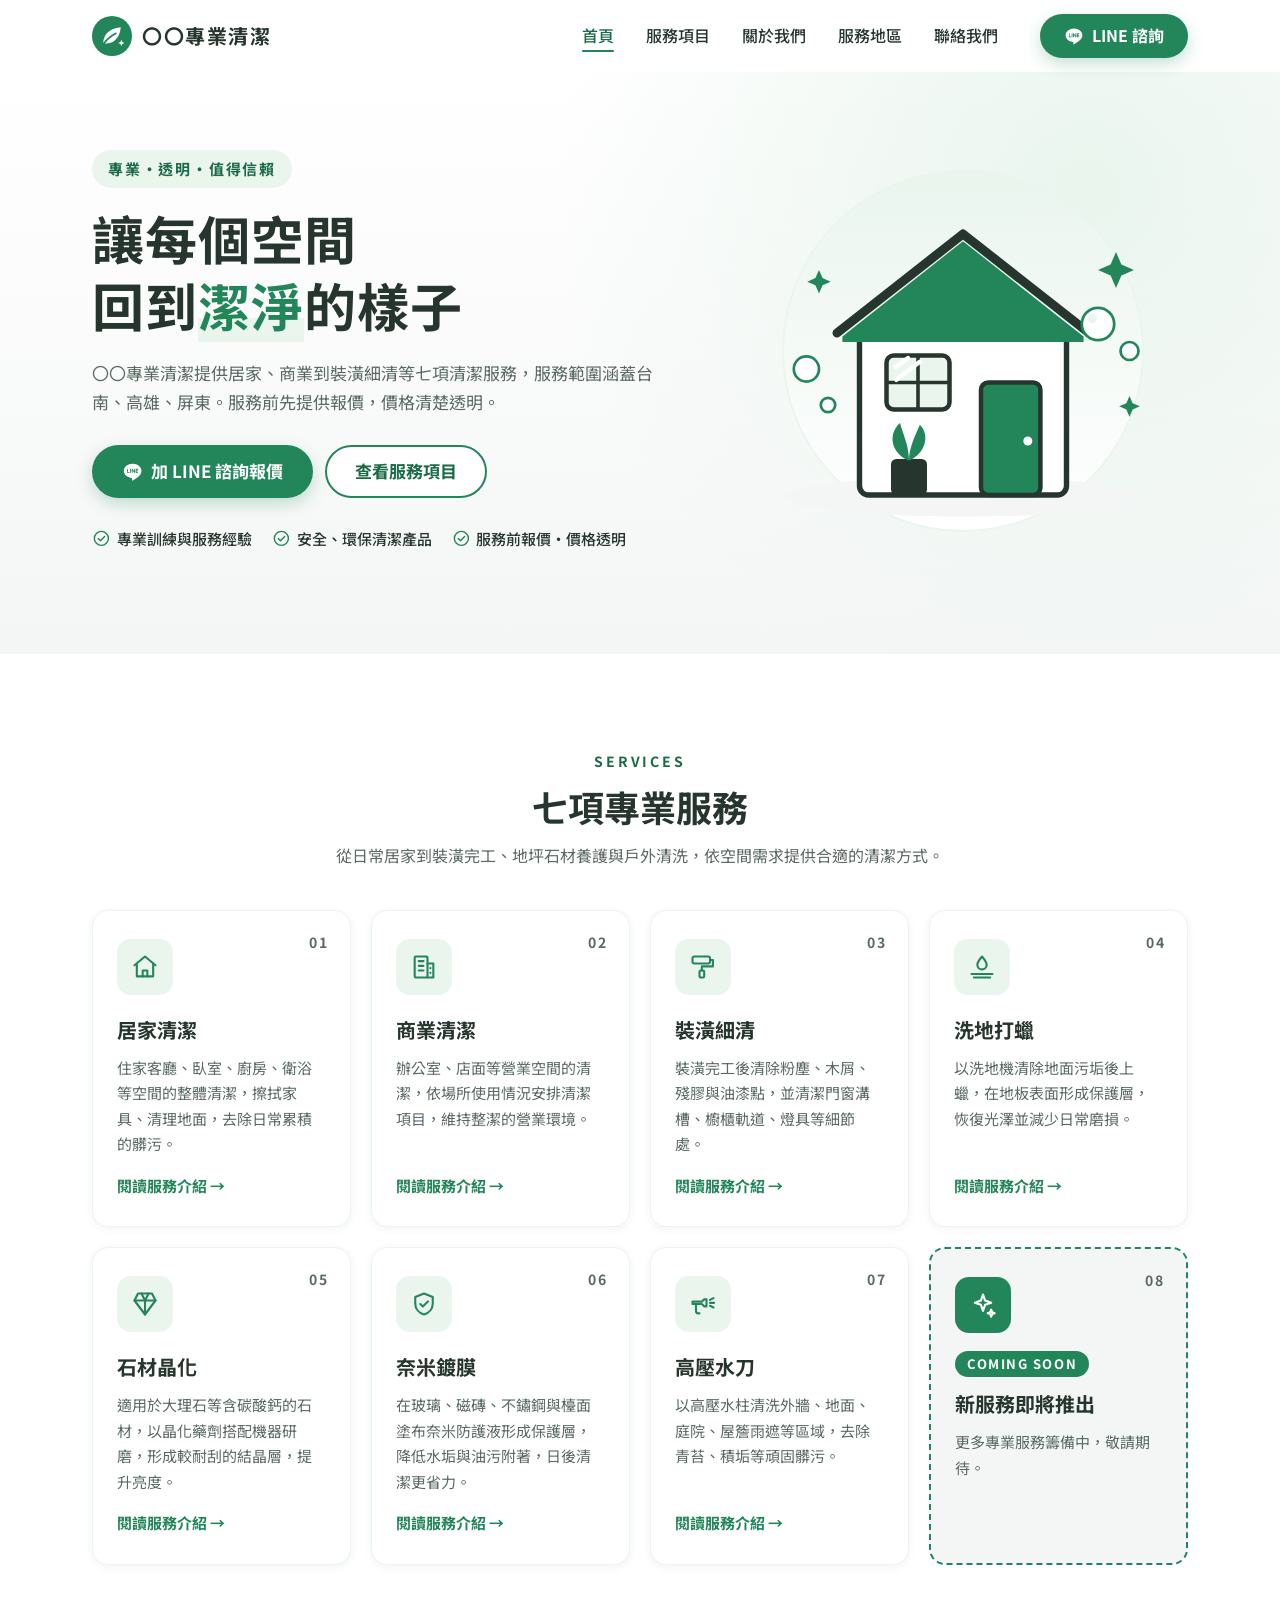
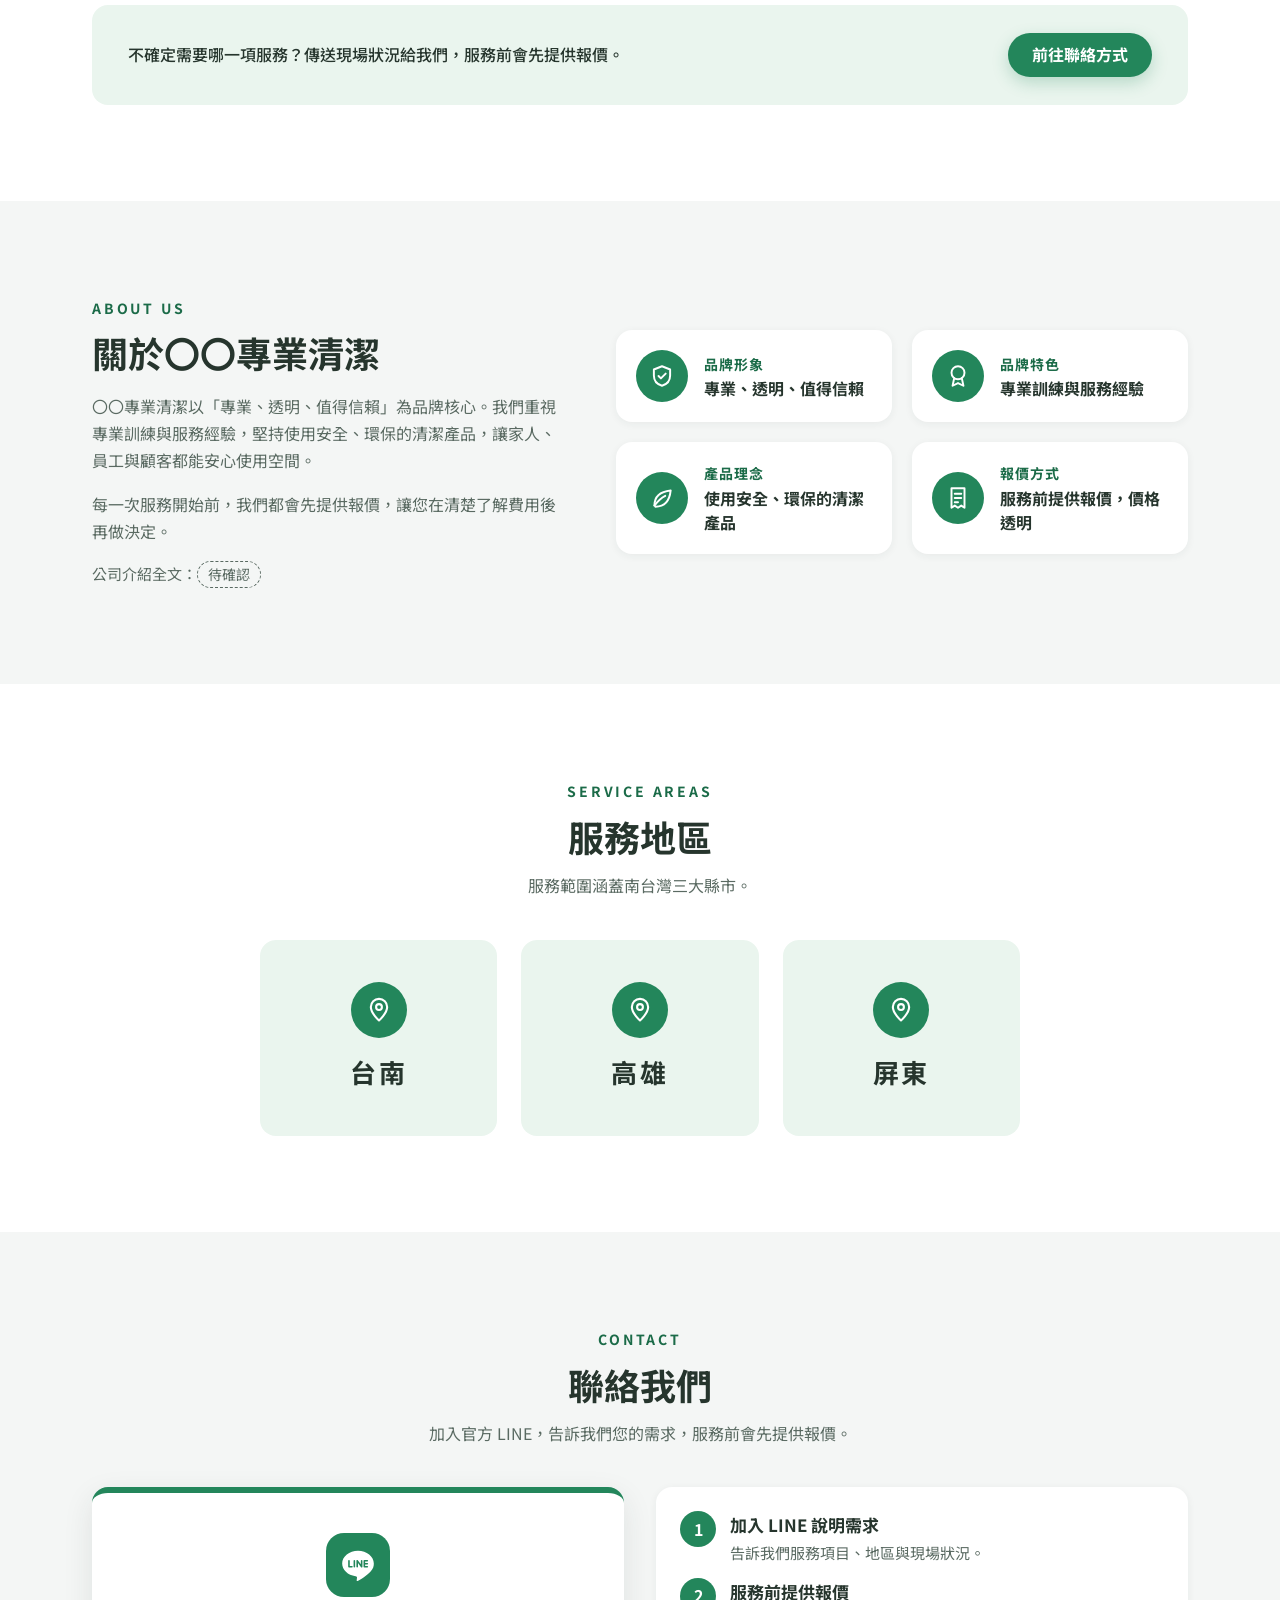
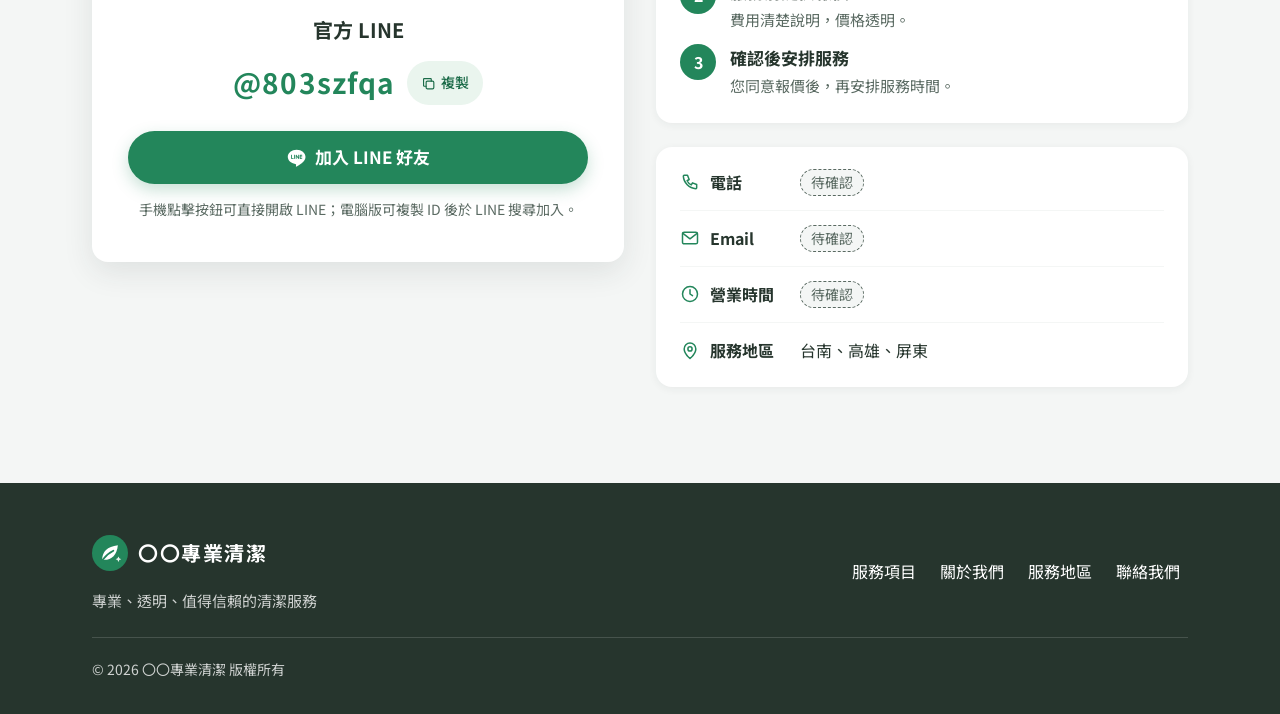
<file: index.html>
<!DOCTYPE html>
<html lang="zh-Hant-TW">
<head>
  <meta charset="UTF-8">
  <meta name="viewport" content="width=device-width, initial-scale=1">
  <title>〇〇專業清潔｜台南・高雄・屏東 專業清潔服務</title>
  <meta name="description" content="〇〇專業清潔提供居家清潔、商業清潔、裝潢細清、洗地打蠟、石材晶化、奈米鍍膜、高壓水刀七項服務，服務台南、高雄、屏東。使用安全、環保的清潔產品，服務前提供報價，價格透明。">
  <meta name="theme-color" content="#23865B">
  <meta property="og:type" content="website">
  <meta property="og:locale" content="zh_TW">
  <meta property="og:title" content="〇〇專業清潔｜專業、透明、值得信賴的清潔服務">
  <meta property="og:description" content="居家清潔、商業清潔、裝潢細清等七項服務，服務台南、高雄、屏東。服務前提供報價，價格透明。">
  <meta property="og:image" content="images/og-image.png">
  <link rel="icon" href="images/favicon.svg" type="image/svg+xml">
  <link rel="preconnect" href="https://fonts.googleapis.com">
  <link rel="preconnect" href="https://fonts.gstatic.com" crossorigin>
  <link href="https://fonts.googleapis.com/css2?family=Noto+Sans+TC:wght@400;500;700&display=swap" rel="stylesheet">
  <link rel="stylesheet" href="css/style.css">
  <script src="js/main.js" defer></script>
</head>
<body>
  <!-- 圖示 sprite（內嵌，確保本機 file:// 與 GitHub Pages 皆可顯示） -->
  <svg class="sprite" aria-hidden="true" xmlns="http://www.w3.org/2000/svg">
    <symbol id="i-home" viewBox="0 0 24 24"><path d="M3 10.5 12 3l9 7.5"/><path d="M5 9.5V20h14V9.5"/><path d="M10 20v-5h4v5"/></symbol>
    <symbol id="i-building" viewBox="0 0 24 24"><rect x="4" y="3" width="11" height="18" rx="1"/><path d="M15 9h5v12h-5"/><path d="M7.5 7h4M7.5 11h4M7.5 15h4M17.5 13h0M17.5 17h0"/></symbol>
    <symbol id="i-roller" viewBox="0 0 24 24"><rect x="3" y="3" width="15" height="6" rx="1.5"/><path d="M18 6h2.5v5.5H11V15"/><rect x="9" y="15" width="4" height="6" rx="1"/></symbol>
    <symbol id="i-floor" viewBox="0 0 24 24"><path d="M12 3c2.5 3 4 5.2 4 7a4 4 0 0 1-8 0c0-1.8 1.5-4 4-7Z"/><path d="M3 18h18M5 21h14"/></symbol>
    <symbol id="i-gem" viewBox="0 0 24 24"><path d="M6 3h12l3 6-9 12L3 9l3-6Z"/><path d="M3 9h18M9 3l3 6 3-6M12 9v12"/></symbol>
    <symbol id="i-shield" viewBox="0 0 24 24"><path d="M12 3 4.5 6v5.5c0 4.6 3.1 8.2 7.5 9.5 4.4-1.3 7.5-4.9 7.5-9.5V6L12 3Z"/><path d="m8.8 12 2.2 2.2 4.4-4.4"/></symbol>
    <symbol id="i-spray" viewBox="0 0 24 24"><path d="M3 10h8l2-2h2v6h-2l-2-2H3z"/><path d="M6 12v6a2 2 0 0 0 2 2h1"/><path d="M18 8.5 21 7M18 11h3.5M18 13.5l3 1.5"/></symbol>
    <symbol id="i-bug" viewBox="0 0 24 24"><ellipse cx="12" cy="14" rx="5" ry="6.5"/><path d="M12 7.5V20.5M9.5 5.5 8 3.5M14.5 5.5 16 3.5M7 11H3.5M7 15.5H3.5M17 11h3.5M17 15.5h3.5"/></symbol>
    <symbol id="i-sparkle" viewBox="0 0 24 24"><path d="M12 3l1.8 5.2L19 10l-5.2 1.8L12 17l-1.8-5.2L5 10l5.2-1.8L12 3Z"/><path d="M19 16l.8 2.2L22 19l-2.2.8L19 22l-.8-2.2L16 19l2.2-.8L19 16Z"/></symbol>
    <symbol id="i-expand" viewBox="0 0 24 24"><path d="M4 9V4h5M20 9V4h-5M4 15v5h5M20 15v5h-5"/></symbol>
    <symbol id="i-compress" viewBox="0 0 24 24"><path d="M9 4v5H4M15 4v5h5M9 20v-5H4M15 20v-5h5"/></symbol>
    <symbol id="i-pin" viewBox="0 0 24 24"><path d="M12 21s-7-6.2-7-11.5a7 7 0 0 1 14 0C19 14.8 12 21 12 21Z"/><circle cx="12" cy="9.5" r="2.5"/></symbol>
    <symbol id="i-check" viewBox="0 0 24 24"><circle cx="12" cy="12" r="9"/><path d="m8 12.2 2.8 2.8L16.2 9.6"/></symbol>
    <symbol id="i-leaf" viewBox="0 0 24 24"><path d="M5 19c0-8 5-13 15-14-1 10-6 15-14 15"/><path d="M5 19c3-4 6-7 10-9"/></symbol>
    <symbol id="i-receipt" viewBox="0 0 24 24"><path d="M6 3h12v18l-3-2-3 2-3-2-3 2V3Z"/><path d="M9 8h6M9 12h6M9 16h3"/></symbol>
    <symbol id="i-award" viewBox="0 0 24 24"><circle cx="12" cy="9" r="6"/><path d="m8.5 14 -1.5 7 5-2.5 5 2.5-1.5-7"/></symbol>
    <symbol id="i-chat" viewBox="0 0 24 24"><path d="M4 5h16v11H9l-5 4V5Z"/><path d="M8 9.5h8M8 12.5h5"/></symbol>
    <symbol id="i-phone" viewBox="0 0 24 24"><path d="M5 4h4l2 5-2.5 1.5a11 11 0 0 0 5 5L15 13l5 2v4a1 1 0 0 1-1 1A16 16 0 0 1 4 5a1 1 0 0 1 1-1Z"/></symbol>
    <symbol id="i-mail" viewBox="0 0 24 24"><rect x="3" y="5" width="18" height="14" rx="2"/><path d="m3.5 6.5 8.5 6.5 8.5-6.5"/></symbol>
    <symbol id="i-clock" viewBox="0 0 24 24"><circle cx="12" cy="12" r="9"/><path d="M12 7v5l3 2"/></symbol>
    <symbol id="i-copy" viewBox="0 0 24 24"><rect x="8" y="8" width="12" height="12" rx="2"/><path d="M16 8V5a1 1 0 0 0-1-1H5a1 1 0 0 0-1 1v10a1 1 0 0 0 1 1h3"/></symbol>
    <symbol id="i-arrow-up" viewBox="0 0 24 24"><path d="M12 19V5M5.5 11.5 12 5l6.5 6.5"/></symbol>
    <symbol id="i-line" viewBox="0 0 24 24"><path fill="currentColor" stroke="none" d="M12 3C6.5 3 2 6.6 2 11.1c0 4 3.6 7.4 8.4 8 .3.1.8.2.9.5.1.3.1.7 0 1l-.1.9c0 .3-.2 1 .9.5s5.9-3.5 8-6c1.5-1.6 1.9-3.2 1.9-4.9C22 6.6 17.5 3 12 3Zm-3.8 10.6H6.3c-.3 0-.5-.2-.5-.5V9.3c0-.3.2-.5.5-.5s.5.2.5.5v3.3h1.4c.3 0 .5.2.5.5s-.2.5-.5.5Zm2-.5c0 .3-.2.5-.5.5s-.5-.2-.5-.5V9.3c0-.3.2-.5.5-.5s.5.2.5.5v3.8Zm4.6 0c0 .2-.1.4-.3.5h-.2c-.2 0-.3-.1-.4-.2l-1.9-2.6v2.3c0 .3-.2.5-.5.5s-.5-.2-.5-.5V9.3c0-.2.1-.4.3-.5h.2c.2 0 .3.1.4.2l1.9 2.6V9.3c0-.3.2-.5.5-.5s.5.2.5.5v3.8Zm3.1-2.4c.3 0 .5.2.5.5s-.2.5-.5.5h-1.4v.9h1.4c.3 0 .5.2.5.5s-.2.5-.5.5H16c-.3 0-.5-.2-.5-.5V9.3c0-.3.2-.5.5-.5h1.9c.3 0 .5.2.5.5s-.2.5-.5.5h-1.4v.9h1.4Z"/></symbol>
  </svg>

  <a class="skip-link" href="#main">跳至主要內容</a>

  <!-- ===== Header ===== -->
  <header class="header" id="top">
    <div class="container header__inner">
      <a class="brand" href="#home" aria-label="〇〇專業清潔 回到首頁">
        <img class="brand__mark" src="images/logo-mark.svg" alt="" width="40" height="40">
        <span class="brand__name">〇〇專業清潔</span>
      </a>

      <button class="nav-toggle" type="button" aria-expanded="false" aria-controls="site-nav" aria-label="開啟選單">
        <span class="nav-toggle__bar"></span>
        <span class="nav-toggle__bar"></span>
        <span class="nav-toggle__bar"></span>
      </button>

      <nav class="nav" id="site-nav" aria-label="主要導覽">
        <ul class="nav__list">
          <li><a class="nav__link" href="#home">首頁</a></li>
          <li><a class="nav__link" href="#services">服務項目</a></li>
          <li><a class="nav__link" href="#about">關於我們</a></li>
          <li><a class="nav__link" href="#areas">服務地區</a></li>
          <li><a class="nav__link" href="#contact">聯絡我們</a></li>
        </ul>
        <a class="btn btn--line nav__cta" href="https://line.me/R/ti/p/@803szfqa" target="_blank" rel="noopener">
          <svg class="icon" aria-hidden="true"><use href="#i-line"></use></svg>LINE 諮詢
        </a>
      </nav>
    </div>
  </header>

  <main id="main">
    <!-- ===== Hero ===== -->
    <section class="hero" id="home" aria-labelledby="hero-title">
      <div class="container hero__inner">
        <div class="hero__content">
          <p class="hero__eyebrow">專業・透明・值得信賴</p>
          <h1 class="hero__title" id="hero-title">讓每個空間<br>回到<span class="hero__highlight">潔淨</span>的樣子</h1>
          <p class="hero__lead">〇〇專業清潔提供居家、商業到裝潢細清等七項清潔服務，服務範圍涵蓋台南、高雄、屏東。服務前先提供報價，價格清楚透明。</p>
          <div class="hero__actions">
            <a class="btn btn--line btn--lg" href="https://line.me/R/ti/p/@803szfqa" target="_blank" rel="noopener">
              <svg class="icon" aria-hidden="true"><use href="#i-line"></use></svg>加 LINE 諮詢報價
            </a>
            <a class="btn btn--outline btn--lg" href="#services">查看服務項目</a>
          </div>
          <ul class="hero__points">
            <li><svg class="icon" aria-hidden="true"><use href="#i-check"></use></svg>專業訓練與服務經驗</li>
            <li><svg class="icon" aria-hidden="true"><use href="#i-check"></use></svg>安全、環保清潔產品</li>
            <li><svg class="icon" aria-hidden="true"><use href="#i-check"></use></svg>服務前報價・價格透明</li>
          </ul>
        </div>
        <div class="hero__visual">
          <img src="images/hero-illustration.svg" alt="乾淨明亮的住家與閃亮清潔效果插圖" width="520" height="460">
        </div>
      </div>
    </section>

    <!-- ===== Services ===== -->
    <section class="section services" id="services" aria-labelledby="services-title">
      <div class="container">
        <header class="section__header reveal">
          <p class="section__eyebrow">Services</p>
          <h2 class="section__title" id="services-title">七項專業服務</h2>
          <p class="section__desc">從日常居家到裝潢完工、地坪石材養護與戶外清洗，依空間需求提供合適的清潔方式。</p>
        </header>

        <ul class="services__grid">
          <li class="service-card reveal">
            <span class="service-card__num">01</span>
            <span class="service-card__icon"><svg class="icon" aria-hidden="true"><use href="#i-home"></use></svg></span>
            <h3 class="service-card__title"><a class="service-card__link" href="services/home-cleaning.html">居家清潔</a></h3>
            <p class="service-card__text">住家客廳、臥室、廚房、衛浴等空間的整體清潔，擦拭家具、清理地面，去除日常累積的髒污。</p>
            <span class="service-card__more" aria-hidden="true">閱讀服務介紹 →</span>
          </li>
          <li class="service-card reveal">
            <span class="service-card__num">02</span>
            <span class="service-card__icon"><svg class="icon" aria-hidden="true"><use href="#i-building"></use></svg></span>
            <h3 class="service-card__title"><a class="service-card__link" href="services/commercial-cleaning.html">商業清潔</a></h3>
            <p class="service-card__text">辦公室、店面等營業空間的清潔，依場所使用情況安排清潔項目，維持整潔的營業環境。</p>
            <span class="service-card__more" aria-hidden="true">閱讀服務介紹 →</span>
          </li>
          <li class="service-card reveal">
            <span class="service-card__num">03</span>
            <span class="service-card__icon"><svg class="icon" aria-hidden="true"><use href="#i-roller"></use></svg></span>
            <h3 class="service-card__title"><a class="service-card__link" href="services/renovation-cleaning.html">裝潢細清</a></h3>
            <p class="service-card__text">裝潢完工後清除粉塵、木屑、殘膠與油漆點，並清潔門窗溝槽、櫥櫃軌道、燈具等細節處。</p>
            <span class="service-card__more" aria-hidden="true">閱讀服務介紹 →</span>
          </li>
          <li class="service-card reveal">
            <span class="service-card__num">04</span>
            <span class="service-card__icon"><svg class="icon" aria-hidden="true"><use href="#i-floor"></use></svg></span>
            <h3 class="service-card__title"><a class="service-card__link" href="services/floor-waxing.html">洗地打蠟</a></h3>
            <p class="service-card__text">以洗地機清除地面污垢後上蠟，在地板表面形成保護層，恢復光澤並減少日常磨損。</p>
            <span class="service-card__more" aria-hidden="true">閱讀服務介紹 →</span>
          </li>
          <li class="service-card reveal">
            <span class="service-card__num">05</span>
            <span class="service-card__icon"><svg class="icon" aria-hidden="true"><use href="#i-gem"></use></svg></span>
            <h3 class="service-card__title"><a class="service-card__link" href="services/stone-crystallization.html">石材晶化</a></h3>
            <p class="service-card__text">適用於大理石等含碳酸鈣的石材，以晶化藥劑搭配機器研磨，形成較耐刮的結晶層，提升亮度。</p>
            <span class="service-card__more" aria-hidden="true">閱讀服務介紹 →</span>
          </li>
          <li class="service-card reveal">
            <span class="service-card__num">06</span>
            <span class="service-card__icon"><svg class="icon" aria-hidden="true"><use href="#i-shield"></use></svg></span>
            <h3 class="service-card__title"><a class="service-card__link" href="services/nano-coating.html">奈米鍍膜</a></h3>
            <p class="service-card__text">在玻璃、磁磚、不鏽鋼與檯面塗布奈米防護液形成保護層，降低水垢與油污附著，日後清潔更省力。</p>
            <span class="service-card__more" aria-hidden="true">閱讀服務介紹 →</span>
          </li>
          <li class="service-card reveal">
            <span class="service-card__num">07</span>
            <span class="service-card__icon"><svg class="icon" aria-hidden="true"><use href="#i-spray"></use></svg></span>
            <h3 class="service-card__title"><a class="service-card__link" href="services/high-pressure-washing.html">高壓水刀</a></h3>
            <p class="service-card__text">以高壓水柱清洗外牆、地面、庭院、屋簷雨遮等區域，去除青苔、積垢等頑固髒污。</p>
            <span class="service-card__more" aria-hidden="true">閱讀服務介紹 →</span>
          </li>
          <li class="service-card service-card--soon reveal" aria-label="新服務即將推出">
            <span class="service-card__num">08</span>
            <span class="service-card__icon"><svg class="icon" aria-hidden="true"><use href="#i-sparkle"></use></svg></span>
            <p class="service-card__badge">Coming Soon</p>
            <h3 class="service-card__title">新服務即將推出</h3>
            <p class="service-card__text">更多專業服務籌備中，敬請期待。</p>
          </li>
        </ul>

        <div class="services__cta reveal">
          <p>不確定需要哪一項服務？傳送現場狀況給我們，服務前會先提供報價。</p>
          <a class="btn btn--primary" href="#contact">前往聯絡方式</a>
        </div>
      </div>
    </section>

    <!-- ===== About ===== -->
    <section class="section about" id="about" aria-labelledby="about-title">
      <div class="container about__inner">
        <div class="about__intro reveal">
          <p class="section__eyebrow">About Us</p>
          <h2 class="section__title" id="about-title">關於〇〇專業清潔</h2>
          <p class="about__text">〇〇專業清潔以「專業、透明、值得信賴」為品牌核心。我們重視專業訓練與服務經驗，堅持使用安全、環保的清潔產品，讓家人、員工與顧客都能安心使用空間。</p>
          <p class="about__text">每一次服務開始前，我們都會先提供報價，讓您在清楚了解費用後再做決定。</p>
          <p class="about__text about__text--pending">公司介紹全文：<span class="pending">待確認</span></p>
        </div>

        <ul class="about__features">
          <li class="feature reveal">
            <span class="feature__icon"><svg class="icon" aria-hidden="true"><use href="#i-shield"></use></svg></span>
            <div>
              <h3 class="feature__title">品牌形象</h3>
              <p class="feature__text">專業、透明、值得信賴</p>
            </div>
          </li>
          <li class="feature reveal">
            <span class="feature__icon"><svg class="icon" aria-hidden="true"><use href="#i-award"></use></svg></span>
            <div>
              <h3 class="feature__title">品牌特色</h3>
              <p class="feature__text">專業訓練與服務經驗</p>
            </div>
          </li>
          <li class="feature reveal">
            <span class="feature__icon"><svg class="icon" aria-hidden="true"><use href="#i-leaf"></use></svg></span>
            <div>
              <h3 class="feature__title">產品理念</h3>
              <p class="feature__text">使用安全、環保的清潔產品</p>
            </div>
          </li>
          <li class="feature reveal">
            <span class="feature__icon"><svg class="icon" aria-hidden="true"><use href="#i-receipt"></use></svg></span>
            <div>
              <h3 class="feature__title">報價方式</h3>
              <p class="feature__text">服務前提供報價，價格透明</p>
            </div>
          </li>
        </ul>
      </div>
    </section>

    <!-- ===== Areas ===== -->
    <section class="section areas" id="areas" aria-labelledby="areas-title">
      <div class="container">
        <header class="section__header reveal">
          <p class="section__eyebrow">Service Areas</p>
          <h2 class="section__title" id="areas-title">服務地區</h2>
          <p class="section__desc">服務範圍涵蓋南台灣三大縣市。</p>
        </header>
        <ul class="areas__grid">
          <li class="area-card reveal">
            <span class="area-card__icon"><svg class="icon" aria-hidden="true"><use href="#i-pin"></use></svg></span>
            <h3 class="area-card__title">台南</h3>
          </li>
          <li class="area-card reveal">
            <span class="area-card__icon"><svg class="icon" aria-hidden="true"><use href="#i-pin"></use></svg></span>
            <h3 class="area-card__title">高雄</h3>
          </li>
          <li class="area-card reveal">
            <span class="area-card__icon"><svg class="icon" aria-hidden="true"><use href="#i-pin"></use></svg></span>
            <h3 class="area-card__title">屏東</h3>
          </li>
        </ul>
      </div>
    </section>

    <!-- ===== Contact ===== -->
    <section class="section contact" id="contact" aria-labelledby="contact-title">
      <div class="container">
        <header class="section__header reveal">
          <p class="section__eyebrow">Contact</p>
          <h2 class="section__title" id="contact-title">聯絡我們</h2>
          <p class="section__desc">加入官方 LINE，告訴我們您的需求，服務前會先提供報價。</p>
        </header>

        <div class="contact__inner">
          <div class="line-card reveal">
            <span class="line-card__badge"><svg class="icon" aria-hidden="true"><use href="#i-line"></use></svg></span>
            <h3 class="line-card__title">官方 LINE</h3>
            <p class="line-card__id">
              <span id="line-id">@803szfqa</span>
              <button class="copy-btn" type="button" data-copy="@803szfqa" aria-label="複製 LINE ID @803szfqa">
                <svg class="icon" aria-hidden="true"><use href="#i-copy"></use></svg><span class="copy-btn__label">複製</span>
              </button>
            </p>
            <a class="btn btn--line btn--lg btn--block" href="https://line.me/R/ti/p/@803szfqa" target="_blank" rel="noopener">
              <svg class="icon" aria-hidden="true"><use href="#i-line"></use></svg>加入 LINE 好友
            </a>
            <p class="line-card__hint">手機點擊按鈕可直接開啟 LINE；電腦版可複製 ID 後於 LINE 搜尋加入。</p>
          </div>

          <div class="contact__side">
            <ol class="steps reveal" aria-label="諮詢流程">
              <li class="steps__item">
                <span class="steps__num">1</span>
                <div><h3 class="steps__title">加入 LINE 說明需求</h3><p class="steps__text">告訴我們服務項目、地區與現場狀況。</p></div>
              </li>
              <li class="steps__item">
                <span class="steps__num">2</span>
                <div><h3 class="steps__title">服務前提供報價</h3><p class="steps__text">費用清楚說明，價格透明。</p></div>
              </li>
              <li class="steps__item">
                <span class="steps__num">3</span>
                <div><h3 class="steps__title">確認後安排服務</h3><p class="steps__text">您同意報價後，再安排服務時間。</p></div>
              </li>
            </ol>

            <ul class="info-list reveal" aria-label="其他聯絡資訊">
              <li class="info-list__item"><svg class="icon" aria-hidden="true"><use href="#i-phone"></use></svg><span class="info-list__label">電話</span><span class="pending">待確認</span></li>
              <li class="info-list__item"><svg class="icon" aria-hidden="true"><use href="#i-mail"></use></svg><span class="info-list__label">Email</span><span class="pending">待確認</span></li>
              <li class="info-list__item"><svg class="icon" aria-hidden="true"><use href="#i-clock"></use></svg><span class="info-list__label">營業時間</span><span class="pending">待確認</span></li>
              <li class="info-list__item"><svg class="icon" aria-hidden="true"><use href="#i-pin"></use></svg><span class="info-list__label">服務地區</span><span>台南、高雄、屏東</span></li>
            </ul>
          </div>
        </div>
      </div>
    </section>
  </main>

  <!-- ===== Footer ===== -->
  <footer class="footer">
    <div class="container footer__inner">
      <div class="footer__brand">
        <a class="brand brand--light" href="#home">
          <img class="brand__mark" src="images/logo-mark.svg" alt="" width="36" height="36">
          <span class="brand__name">〇〇專業清潔</span>
        </a>
        <p class="footer__tagline">專業、透明、值得信賴的清潔服務</p>
      </div>
      <nav class="footer__nav" aria-label="頁尾導覽">
        <a href="#services">服務項目</a>
        <a href="#about">關於我們</a>
        <a href="#areas">服務地區</a>
        <a href="#contact">聯絡我們</a>
      </nav>
      <p class="footer__copy">© <span id="year">2026</span> 〇〇專業清潔 版權所有</p>
    </div>
  </footer>

  <!-- 手機版固定 LINE 按鈕 -->
  <a class="float-line" href="https://line.me/R/ti/p/@803szfqa" target="_blank" rel="noopener" aria-label="加入〇〇專業清潔官方 LINE">
    <svg class="icon" aria-hidden="true"><use href="#i-line"></use></svg>
  </a>

  <button class="to-top" type="button" aria-label="回到頁面頂端">
    <svg class="icon" aria-hidden="true"><use href="#i-arrow-up"></use></svg>
  </button>

  <div class="toast" role="status" aria-live="polite"></div>
</body>
</html>
</file>
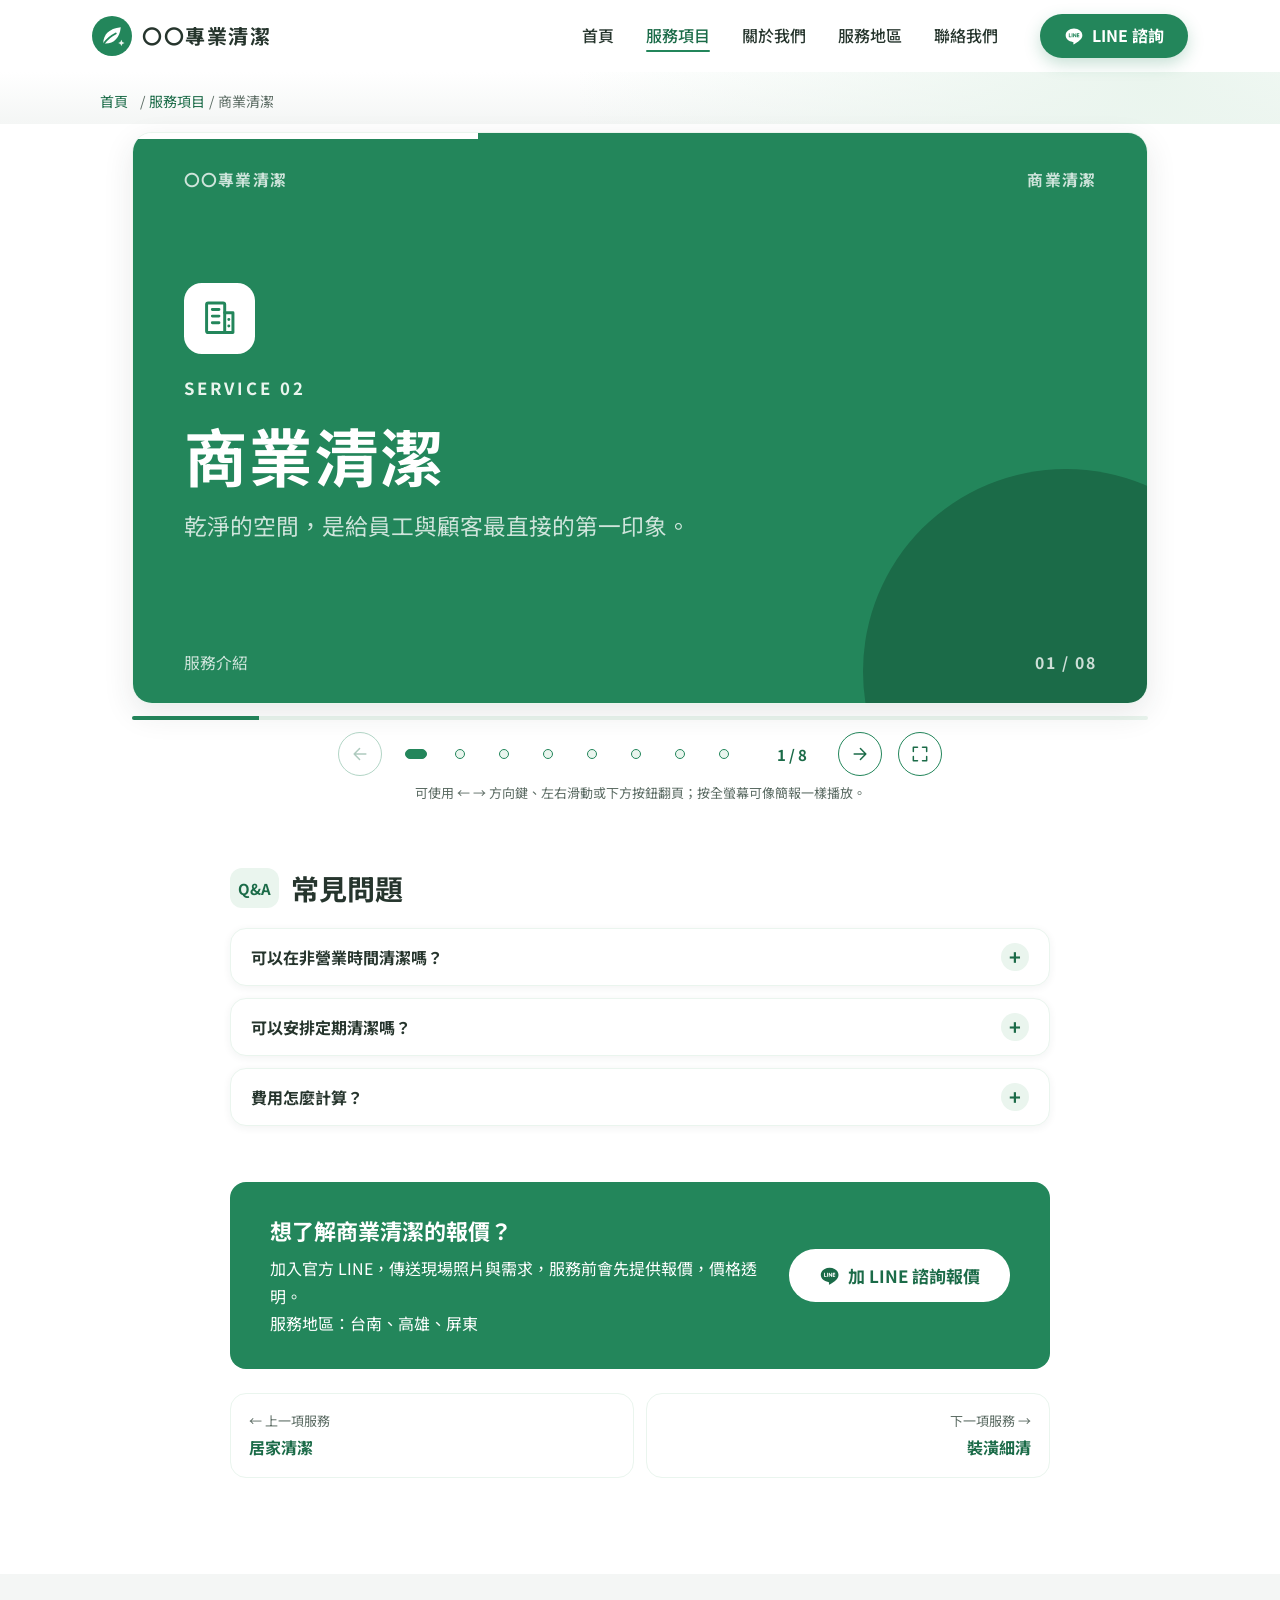
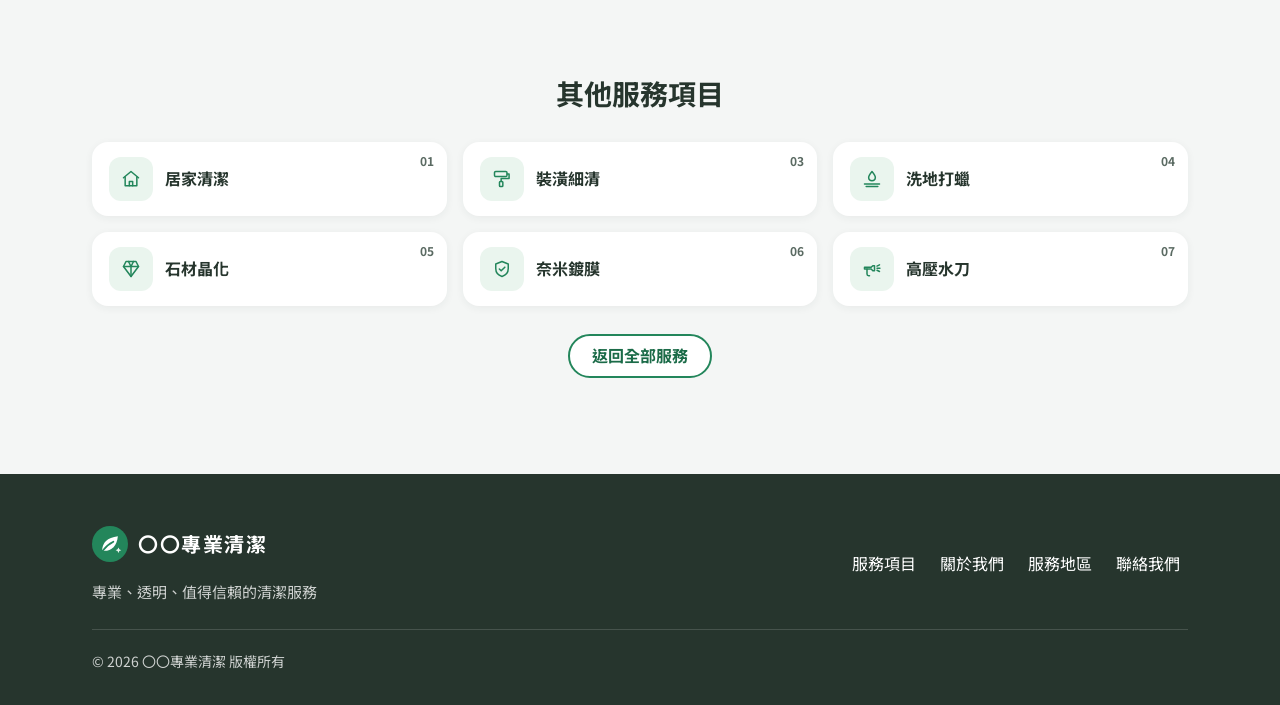
<file: services/commercial-cleaning.html>
<!DOCTYPE html>
<html lang="zh-Hant-TW">
<head>
  <meta charset="UTF-8">
  <meta name="viewport" content="width=device-width, initial-scale=1">
  <title>商業清潔｜〇〇專業清潔 台南・高雄・屏東</title>
  <meta name="description" content="〇〇專業清潔商業清潔服務：辦公室、店面、工作室等營業空間清潔，使用安全、環保的清潔產品，服務台南、高雄、屏東，服務前提供報價。">
  <meta name="theme-color" content="#23865B">
  <meta property="og:type" content="article">
  <meta property="og:locale" content="zh_TW">
  <meta property="og:title" content="商業清潔｜〇〇專業清潔">
  <meta property="og:description" content="乾淨的空間，是給員工與顧客最直接的第一印象。">
  <meta property="og:image" content="../images/og-image.png">
  <link rel="icon" href="../images/favicon.svg" type="image/svg+xml">
  <link rel="preconnect" href="https://fonts.googleapis.com">
  <link rel="preconnect" href="https://fonts.gstatic.com" crossorigin>
  <link href="https://fonts.googleapis.com/css2?family=Noto+Sans+TC:wght@400;500;700&display=swap" rel="stylesheet">
  <link rel="stylesheet" href="../css/style.css">
  <script src="../js/main.js" defer></script>
</head>
<body class="page-article">
  <!-- 本頁依 AGENTS.md「服務文章頁模板」撰寫；修改時請維持段落順序與結構一致 -->
  <svg class="sprite" aria-hidden="true" xmlns="http://www.w3.org/2000/svg">
    <symbol id="i-home" viewBox="0 0 24 24"><path d="M3 10.5 12 3l9 7.5"/><path d="M5 9.5V20h14V9.5"/><path d="M10 20v-5h4v5"/></symbol>
    <symbol id="i-building" viewBox="0 0 24 24"><rect x="4" y="3" width="11" height="18" rx="1"/><path d="M15 9h5v12h-5"/><path d="M7.5 7h4M7.5 11h4M7.5 15h4M17.5 13h0M17.5 17h0"/></symbol>
    <symbol id="i-roller" viewBox="0 0 24 24"><rect x="3" y="3" width="15" height="6" rx="1.5"/><path d="M18 6h2.5v5.5H11V15"/><rect x="9" y="15" width="4" height="6" rx="1"/></symbol>
    <symbol id="i-floor" viewBox="0 0 24 24"><path d="M12 3c2.5 3 4 5.2 4 7a4 4 0 0 1-8 0c0-1.8 1.5-4 4-7Z"/><path d="M3 18h18M5 21h14"/></symbol>
    <symbol id="i-gem" viewBox="0 0 24 24"><path d="M6 3h12l3 6-9 12L3 9l3-6Z"/><path d="M3 9h18M9 3l3 6 3-6M12 9v12"/></symbol>
    <symbol id="i-shield" viewBox="0 0 24 24"><path d="M12 3 4.5 6v5.5c0 4.6 3.1 8.2 7.5 9.5 4.4-1.3 7.5-4.9 7.5-9.5V6L12 3Z"/><path d="m8.8 12 2.2 2.2 4.4-4.4"/></symbol>
    <symbol id="i-spray" viewBox="0 0 24 24"><path d="M3 10h8l2-2h2v6h-2l-2-2H3z"/><path d="M6 12v6a2 2 0 0 0 2 2h1"/><path d="M18 8.5 21 7M18 11h3.5M18 13.5l3 1.5"/></symbol>
    <symbol id="i-bug" viewBox="0 0 24 24"><ellipse cx="12" cy="14" rx="5" ry="6.5"/><path d="M12 7.5V20.5M9.5 5.5 8 3.5M14.5 5.5 16 3.5M7 11H3.5M7 15.5H3.5M17 11h3.5M17 15.5h3.5"/></symbol>
    <symbol id="i-sparkle" viewBox="0 0 24 24"><path d="M12 3l1.8 5.2L19 10l-5.2 1.8L12 17l-1.8-5.2L5 10l5.2-1.8L12 3Z"/><path d="M19 16l.8 2.2L22 19l-2.2.8L19 22l-.8-2.2L16 19l2.2-.8L19 16Z"/></symbol>
    <symbol id="i-expand" viewBox="0 0 24 24"><path d="M4 9V4h5M20 9V4h-5M4 15v5h5M20 15v5h-5"/></symbol>
    <symbol id="i-compress" viewBox="0 0 24 24"><path d="M9 4v5H4M15 4v5h5M9 20v-5H4M15 20v-5h5"/></symbol>
    <symbol id="i-pin" viewBox="0 0 24 24"><path d="M12 21s-7-6.2-7-11.5a7 7 0 0 1 14 0C19 14.8 12 21 12 21Z"/><circle cx="12" cy="9.5" r="2.5"/></symbol>
    <symbol id="i-check" viewBox="0 0 24 24"><circle cx="12" cy="12" r="9"/><path d="m8 12.2 2.8 2.8L16.2 9.6"/></symbol>
    <symbol id="i-leaf" viewBox="0 0 24 24"><path d="M5 19c0-8 5-13 15-14-1 10-6 15-14 15"/><path d="M5 19c3-4 6-7 10-9"/></symbol>
    <symbol id="i-receipt" viewBox="0 0 24 24"><path d="M6 3h12v18l-3-2-3 2-3-2-3 2V3Z"/><path d="M9 8h6M9 12h6M9 16h3"/></symbol>
    <symbol id="i-award" viewBox="0 0 24 24"><circle cx="12" cy="9" r="6"/><path d="m8.5 14 -1.5 7 5-2.5 5 2.5-1.5-7"/></symbol>
    <symbol id="i-chat" viewBox="0 0 24 24"><path d="M4 5h16v11H9l-5 4V5Z"/><path d="M8 9.5h8M8 12.5h5"/></symbol>
    <symbol id="i-phone" viewBox="0 0 24 24"><path d="M5 4h4l2 5-2.5 1.5a11 11 0 0 0 5 5L15 13l5 2v4a1 1 0 0 1-1 1A16 16 0 0 1 4 5a1 1 0 0 1 1-1Z"/></symbol>
    <symbol id="i-mail" viewBox="0 0 24 24"><rect x="3" y="5" width="18" height="14" rx="2"/><path d="m3.5 6.5 8.5 6.5 8.5-6.5"/></symbol>
    <symbol id="i-clock" viewBox="0 0 24 24"><circle cx="12" cy="12" r="9"/><path d="M12 7v5l3 2"/></symbol>
    <symbol id="i-copy" viewBox="0 0 24 24"><rect x="8" y="8" width="12" height="12" rx="2"/><path d="M16 8V5a1 1 0 0 0-1-1H5a1 1 0 0 0-1 1v10a1 1 0 0 0 1 1h3"/></symbol>
    <symbol id="i-arrow-up" viewBox="0 0 24 24"><path d="M12 19V5M5.5 11.5 12 5l6.5 6.5"/></symbol>
    <symbol id="i-line" viewBox="0 0 24 24"><path fill="currentColor" stroke="none" d="M12 3C6.5 3 2 6.6 2 11.1c0 4 3.6 7.4 8.4 8 .3.1.8.2.9.5.1.3.1.7 0 1l-.1.9c0 .3-.2 1 .9.5s5.9-3.5 8-6c1.5-1.6 1.9-3.2 1.9-4.9C22 6.6 17.5 3 12 3Zm-3.8 10.6H6.3c-.3 0-.5-.2-.5-.5V9.3c0-.3.2-.5.5-.5s.5.2.5.5v3.3h1.4c.3 0 .5.2.5.5s-.2.5-.5.5Zm2-.5c0 .3-.2.5-.5.5s-.5-.2-.5-.5V9.3c0-.3.2-.5.5-.5s.5.2.5.5v3.8Zm4.6 0c0 .2-.1.4-.3.5h-.2c-.2 0-.3-.1-.4-.2l-1.9-2.6v2.3c0 .3-.2.5-.5.5s-.5-.2-.5-.5V9.3c0-.2.1-.4.3-.5h.2c.2 0 .3.1.4.2l1.9 2.6V9.3c0-.3.2-.5.5-.5s.5.2.5.5v3.8Zm3.1-2.4c.3 0 .5.2.5.5s-.2.5-.5.5h-1.4v.9h1.4c.3 0 .5.2.5.5s-.2.5-.5.5H16c-.3 0-.5-.2-.5-.5V9.3c0-.3.2-.5.5-.5h1.9c.3 0 .5.2.5.5s-.2.5-.5.5h-1.4v.9h1.4Z"/></symbol>
  </svg>

  <a class="skip-link" href="#main">跳至主要內容</a>

  <!-- ===== Header ===== -->
  <header class="header" id="top">
    <div class="container header__inner">
      <a class="brand" href="../index.html" aria-label="〇〇專業清潔 回到首頁">
        <img class="brand__mark" src="../images/logo-mark.svg" alt="" width="40" height="40">
        <span class="brand__name">〇〇專業清潔</span>
      </a>

      <button class="nav-toggle" type="button" aria-expanded="false" aria-controls="site-nav" aria-label="開啟選單">
        <span class="nav-toggle__bar"></span>
        <span class="nav-toggle__bar"></span>
        <span class="nav-toggle__bar"></span>
      </button>

      <nav class="nav" id="site-nav" aria-label="主要導覽">
        <ul class="nav__list">
          <li><a class="nav__link" href="../index.html#home">首頁</a></li>
          <li><a class="nav__link is-active" href="../index.html#services" aria-current="true">服務項目</a></li>
          <li><a class="nav__link" href="../index.html#about">關於我們</a></li>
          <li><a class="nav__link" href="../index.html#areas">服務地區</a></li>
          <li><a class="nav__link" href="../index.html#contact">聯絡我們</a></li>
        </ul>
        <a class="btn btn--line nav__cta" href="https://line.me/R/ti/p/@803szfqa" target="_blank" rel="noopener">
          <svg class="icon" aria-hidden="true"><use href="#i-line"></use></svg>LINE 諮詢
        </a>
      </nav>
    </div>
  </header>

  <main id="main">
    <!-- ===== Article Hero ===== -->
    <section class="article-hero" aria-label="頁面位置">
      <div class="container">
        <nav class="breadcrumb" aria-label="麵包屑">
          <ol>
            <li><a href="../index.html">首頁</a></li>
            <li><a href="../index.html#services">服務項目</a></li>
            <li aria-current="page">商業清潔</li>
          </ol>
        </nav>
      </div>
    </section>

    <article class="article">
      <div class="container article__body">

        <!-- 1–5. 網頁簡報（投影片）：結構見 AGENTS.md 第 6 節 -->
        <section class="deck" aria-roledescription="carousel" aria-label="商業清潔 服務簡報" tabindex="0">
          <div class="deck__viewport">
            <div class="deck__track">
              <div class="slide slide--cover" role="group" aria-roledescription="slide" aria-label="第 1 張，共 8 張：封面">
                <div class="slide__top"><span>〇〇專業清潔</span><span>商業清潔</span></div>
                <div class="slide__cover">
                  <span class="slide__cover-icon"><svg class="icon" aria-hidden="true"><use href="#i-building"></use></svg></span>
                  <p class="slide__eyebrow">SERVICE 02</p>
                  <h1 class="slide__cover-title" id="article-title">商業清潔</h1>
                  <p class="slide__cover-sub">乾淨的空間，是給員工與顧客最直接的第一印象。</p>
                </div>
                <div class="slide__foot"><span>服務介紹</span><span class="slide__page">01 / 08</span></div>
              </div>
              <div class="slide " role="group" aria-roledescription="slide" aria-label="第 2 張，共 8 張：服務說明">
                <div class="slide__top"><span>〇〇專業清潔</span><span>商業清潔</span></div>
                <header class="slide__head"><p class="slide__eyebrow">01</p><h2 class="slide__title">服務說明</h2></header><div class="slide__body slide__prose"><p>商業清潔的對象是辦公室、店面、工作室等營業空間。這類空間每天人員進出頻繁，入口、走道、茶水間與廁所等公共區域的髒污累積得特別快，也直接影響來客對品牌的觀感，以及員工每天的工作心情。</p><p>商業空間清潔的重點，在於配合空間用途與使用時段，優先處理人流量大、容易被看見的區域。在報價前了解空間的使用方式，就能安排出合適的清潔項目。〇〇專業清潔使用安全、環保的清潔產品，讓員工與顧客都能安心使用空間。</p></div>
                <div class="slide__foot"><span>01 服務說明</span><span class="slide__page">02 / 08</span></div>
              </div>
              <div class="slide " role="group" aria-roledescription="slide" aria-label="第 3 張，共 8 張：適合哪些情況">
                <div class="slide__top"><span>〇〇專業清潔</span><span>商業清潔</span></div>
                <header class="slide__head"><p class="slide__eyebrow">02</p><h2 class="slide__title">適合哪些情況</h2></header><ul class="slide__body slide__grid"><li class="slide-card"><svg class="icon" aria-hidden="true"><use href="#i-check"></use></svg><div><h3>辦公室日常維護</h3><p>讓工作環境保持整潔，員工上班更舒服。</p></div></li><li class="slide-card"><svg class="icon" aria-hidden="true"><use href="#i-check"></use></svg><div><h3>店面開幕或重新裝修後</h3><p>開門迎客前，讓空間以最好的狀態亮相。</p></div></li><li class="slide-card"><svg class="icon" aria-hidden="true"><use href="#i-check"></use></svg><div><h3>重要訪客或活動前</h3><p>客戶來訪、年終聚會前的重點清潔。</p></div></li><li class="slide-card"><svg class="icon" aria-hidden="true"><use href="#i-check"></use></svg><div><h3>換租、退租交還場地</h3><p>搬遷前後的場地整體清潔。</p></div></li></ul>
                <div class="slide__foot"><span>02 適合哪些情況</span><span class="slide__page">03 / 08</span></div>
              </div>
              <div class="slide slide--story" role="group" aria-roledescription="slide" aria-label="第 4 張，共 8 張：情境故事（上）">
                <div class="slide__top"><span>〇〇專業清潔</span><span>商業清潔</span></div>
                <header class="slide__head"><p class="slide__eyebrow">03 情境故事・上</p><h2 class="slide__title">客戶來訪前的那個下午</h2></header><div class="slide__body slide__prose"><p class="slide__tag">情境示意</p><p>王先生在台南經營一間設計工作室，十來個人的團隊擠在一層辦公室裡，每天忙著趕案子。大家習慣了桌上堆著樣品，也習慣了茶水間水槽裡總有幾個沒洗的杯子。</p><p>直到有一天，一位重要客戶預約到辦公室開會。王先生提早進公司巡了一圈，才發現入口玻璃門上布滿指紋，會議室角落積著灰，廁所的鏡面也有一層水痕。他心想：「我們做的是設計，客戶走進來看到的第一眼，就是我們的作品。」</p></div>
                <div class="slide__foot"><span>03 情境故事</span><span class="slide__page">04 / 08</span></div>
              </div>
              <div class="slide slide--story" role="group" aria-roledescription="slide" aria-label="第 5 張，共 8 張：情境故事（下）">
                <div class="slide__top"><span>〇〇專業清潔</span><span>商業清潔</span></div>
                <header class="slide__head"><p class="slide__eyebrow">03 情境故事・下</p><h2 class="slide__title">客戶來訪前的那個下午</h2></header><div class="slide__body slide__prose"><p>他透過 LINE 說明了辦公室的格局和希望的時段，服務前先確認報價，再敲定清潔時間。</p><p>會議那天，客戶推開明亮的玻璃門，在乾淨的會議室坐下。會後，同事們默默把茶水間的杯子洗好、放回架上。王先生發現，空間變乾淨之後，大家也更願意一起維持它。</p><p class="slide__note">※ 本故事為說明服務情境所撰寫，人物與情節皆為虛構，並非真實客戶案例。</p></div>
                <div class="slide__foot"><span>03 情境故事</span><span class="slide__page">05 / 08</span></div>
              </div>
              <div class="slide " role="group" aria-roledescription="slide" aria-label="第 6 張，共 8 張：服務重點">
                <div class="slide__top"><span>〇〇專業清潔</span><span>商業清潔</span></div>
                <header class="slide__head"><p class="slide__eyebrow">04</p><h2 class="slide__title">服務重點</h2></header><ol class="slide__body slide__steps"><li><span class="slide__step-num">1</span><div><h3>辦公區域</h3><p>桌面、隔板、櫃面擦拭，以及地面清潔。</p></div></li><li><span class="slide__step-num">2</span><div><h3>公共區域</h3><p>入口、走道與電梯前廳的清潔。</p></div></li><li><span class="slide__step-num">3</span><div><h3>茶水間</h3><p>檯面、水槽、微波爐與冰箱外觀的清潔。</p></div></li><li><span class="slide__step-num">4</span><div><h3>廁所</h3><p>馬桶、洗手台、鏡面與地面的清潔。</p></div></li><li><span class="slide__step-num">5</span><div><h3>玻璃</h3><p>入口玻璃門與隔間玻璃的擦拭。</p></div></li></ol><p class="slide__note">實際服務內容依現場狀況而定，並以服務前提供的報價內容為準。</p>
                <div class="slide__foot"><span>04 服務重點</span><span class="slide__page">06 / 08</span></div>
              </div>
              <div class="slide " role="group" aria-roledescription="slide" aria-label="第 7 張，共 8 張：日常保養小提醒">
                <div class="slide__top"><span>〇〇專業清潔</span><span>商業清潔</span></div>
                <header class="slide__head"><p class="slide__eyebrow">05</p><h2 class="slide__title">日常保養小提醒</h2></header><ul class="slide__body slide__tips"><li><svg class="icon" aria-hidden="true"><use href="#i-leaf"></use></svg><span>門把、電梯按鈕、電燈開關等經常接觸的地方，平時可以多擦拭。</span></li><li><svg class="icon" aria-hidden="true"><use href="#i-leaf"></use></svg><span>茶水間的垃圾與廚餘每天清理，可以避免異味與蚊蟲。</span></li><li><svg class="icon" aria-hidden="true"><use href="#i-leaf"></use></svg><span>入口放置腳踏墊，能有效減少帶進室內的沙塵。</span></li></ul>
                <div class="slide__foot"><span>05 日常保養小提醒</span><span class="slide__page">07 / 08</span></div>
              </div>
              <div class="slide slide--end" role="group" aria-roledescription="slide" aria-label="第 8 張，共 8 張：結尾">
                <div class="slide__top"><span>〇〇專業清潔</span><span>商業清潔</span></div>
                <div class="slide__cover">
                  <p class="slide__eyebrow">THANK YOU</p>
                  <h2 class="slide__cover-title">想了解商業清潔的報價？</h2>
                  <p class="slide__cover-sub">服務前先提供報價・價格透明<br>服務地區：台南、高雄、屏東</p>
                  <div class="slide__actions">
                    <a class="btn btn--light" href="https://line.me/R/ti/p/@803szfqa" target="_blank" rel="noopener"><svg class="icon" aria-hidden="true"><use href="#i-line"></use></svg>加 LINE 諮詢報價</a>
                    <a class="btn btn--ghost-light" href="#sec-faq">看常見問題 ↓</a>
                  </div>
                </div>
                <div class="slide__foot"><span>〇〇專業清潔</span><span class="slide__page">08 / 08</span></div>
              </div>
            </div>
          </div>
          <div class="deck__progress" aria-hidden="true"><span class="deck__progress-bar"></span></div>
          <div class="deck__controls">
            <button class="deck__btn deck__btn--prev" type="button" aria-label="上一張投影片"><svg class="icon deck__arrow deck__arrow--left" aria-hidden="true"><use href="#i-arrow-up"></use></svg></button>
            <div class="deck__dots" role="group" aria-label="選擇投影片"></div>
            <span class="deck__count" aria-live="polite">1 / 8</span>
            <button class="deck__btn deck__btn--next" type="button" aria-label="下一張投影片"><svg class="icon deck__arrow deck__arrow--right" aria-hidden="true"><use href="#i-arrow-up"></use></svg></button>
            <button class="deck__btn deck__btn--fs" type="button" aria-label="全螢幕播放"><svg class="icon" aria-hidden="true"><use href="#i-expand"></use></svg></button>
          </div>
          <p class="deck__hint">可使用 ← → 方向鍵、左右滑動或下方按鈕翻頁；按全螢幕可像簡報一樣播放。</p>
        </section>

        <!-- 6. 常見問題 -->
        <section class="article-section" aria-labelledby="sec-faq">
          <h2 class="article-section__title" id="sec-faq"><span>Q&amp;A</span>常見問題</h2>
          <div class="faqs">
          <details class="faq">
            <summary class="faq__q">可以在非營業時間清潔嗎？</summary>
            <p class="faq__a">請在 LINE 諮詢時告訴我們您希望的時段，我們會依實際狀況與您討論安排。</p>
          </details>
          <details class="faq">
            <summary class="faq__q">可以安排定期清潔嗎？</summary>
            <p class="faq__a">歡迎在諮詢時說明您的需求與頻率，我們再與您討論合適的方式。</p>
          </details>
          <details class="faq">
            <summary class="faq__q">費用怎麼計算？</summary>
            <p class="faq__a">費用會依空間大小、現場狀況與服務範圍而有所不同。我們會在服務前先提供報價，讓您清楚了解費用後再決定是否安排，價格透明。</p>
          </details>
          </div>
        </section>

        <!-- 7. 諮詢 CTA -->
        <aside class="article-cta" aria-label="諮詢商業清潔">
          <div>
            <h2 class="article-cta__title">想了解商業清潔的報價？</h2>
            <p class="article-cta__text">加入官方 LINE，傳送現場照片與需求，服務前會先提供報價，價格透明。<br>服務地區：台南、高雄、屏東</p>
          </div>
          <a class="btn btn--line btn--lg" href="https://line.me/R/ti/p/@803szfqa" target="_blank" rel="noopener"><svg class="icon" aria-hidden="true"><use href="#i-line"></use></svg>加 LINE 諮詢報價</a>
        </aside>

        <nav class="article-pager" aria-label="上一篇與下一篇服務">
          <a class="article-pager__link" href="home-cleaning.html"><span class="article-pager__dir">← 上一項服務</span><span class="article-pager__name">居家清潔</span></a>
          <a class="article-pager__link article-pager__link--next" href="renovation-cleaning.html"><span class="article-pager__dir">下一項服務 →</span><span class="article-pager__name">裝潢細清</span></a>
        </nav>
      </div>
    </article>

    <!-- ===== 其他服務 ===== -->
    <section class="section other-services" aria-labelledby="other-title">
      <div class="container">
        <h2 class="other-services__title" id="other-title">其他服務項目</h2>
        <ul class="other-services__grid">
          <li><a class="other-card" href="home-cleaning.html">
            <span class="other-card__icon"><svg class="icon" aria-hidden="true"><use href="#i-home"></use></svg></span>
            <span class="other-card__num">01</span>
            <span class="other-card__name">居家清潔</span>
          </a></li>
          <li><a class="other-card" href="renovation-cleaning.html">
            <span class="other-card__icon"><svg class="icon" aria-hidden="true"><use href="#i-roller"></use></svg></span>
            <span class="other-card__num">03</span>
            <span class="other-card__name">裝潢細清</span>
          </a></li>
          <li><a class="other-card" href="floor-waxing.html">
            <span class="other-card__icon"><svg class="icon" aria-hidden="true"><use href="#i-floor"></use></svg></span>
            <span class="other-card__num">04</span>
            <span class="other-card__name">洗地打蠟</span>
          </a></li>
          <li><a class="other-card" href="stone-crystallization.html">
            <span class="other-card__icon"><svg class="icon" aria-hidden="true"><use href="#i-gem"></use></svg></span>
            <span class="other-card__num">05</span>
            <span class="other-card__name">石材晶化</span>
          </a></li>
          <li><a class="other-card" href="nano-coating.html">
            <span class="other-card__icon"><svg class="icon" aria-hidden="true"><use href="#i-shield"></use></svg></span>
            <span class="other-card__num">06</span>
            <span class="other-card__name">奈米鍍膜</span>
          </a></li>
          <li><a class="other-card" href="high-pressure-washing.html">
            <span class="other-card__icon"><svg class="icon" aria-hidden="true"><use href="#i-spray"></use></svg></span>
            <span class="other-card__num">07</span>
            <span class="other-card__name">高壓水刀</span>
          </a></li>
        </ul>
        <p class="other-services__back"><a class="btn btn--outline" href="../index.html#services">返回全部服務</a></p>
      </div>
    </section>
  </main>

  <!-- ===== Footer ===== -->
  <footer class="footer">
    <div class="container footer__inner">
      <div class="footer__brand">
        <a class="brand brand--light" href="../index.html">
          <img class="brand__mark" src="../images/logo-mark.svg" alt="" width="36" height="36">
          <span class="brand__name">〇〇專業清潔</span>
        </a>
        <p class="footer__tagline">專業、透明、值得信賴的清潔服務</p>
      </div>
      <nav class="footer__nav" aria-label="頁尾導覽">
        <a href="../index.html#services">服務項目</a>
        <a href="../index.html#about">關於我們</a>
        <a href="../index.html#areas">服務地區</a>
        <a href="../index.html#contact">聯絡我們</a>
      </nav>
      <p class="footer__copy">© <span id="year">2026</span> 〇〇專業清潔 版權所有</p>
    </div>
  </footer>

  <a class="float-line" href="https://line.me/R/ti/p/@803szfqa" target="_blank" rel="noopener" aria-label="加入〇〇專業清潔官方 LINE">
    <svg class="icon" aria-hidden="true"><use href="#i-line"></use></svg>
  </a>

  <button class="to-top" type="button" aria-label="回到頁面頂端">
    <svg class="icon" aria-hidden="true"><use href="#i-arrow-up"></use></svg>
  </button>

  <div class="toast" role="status" aria-live="polite"></div>
</body>
</html>
</file>
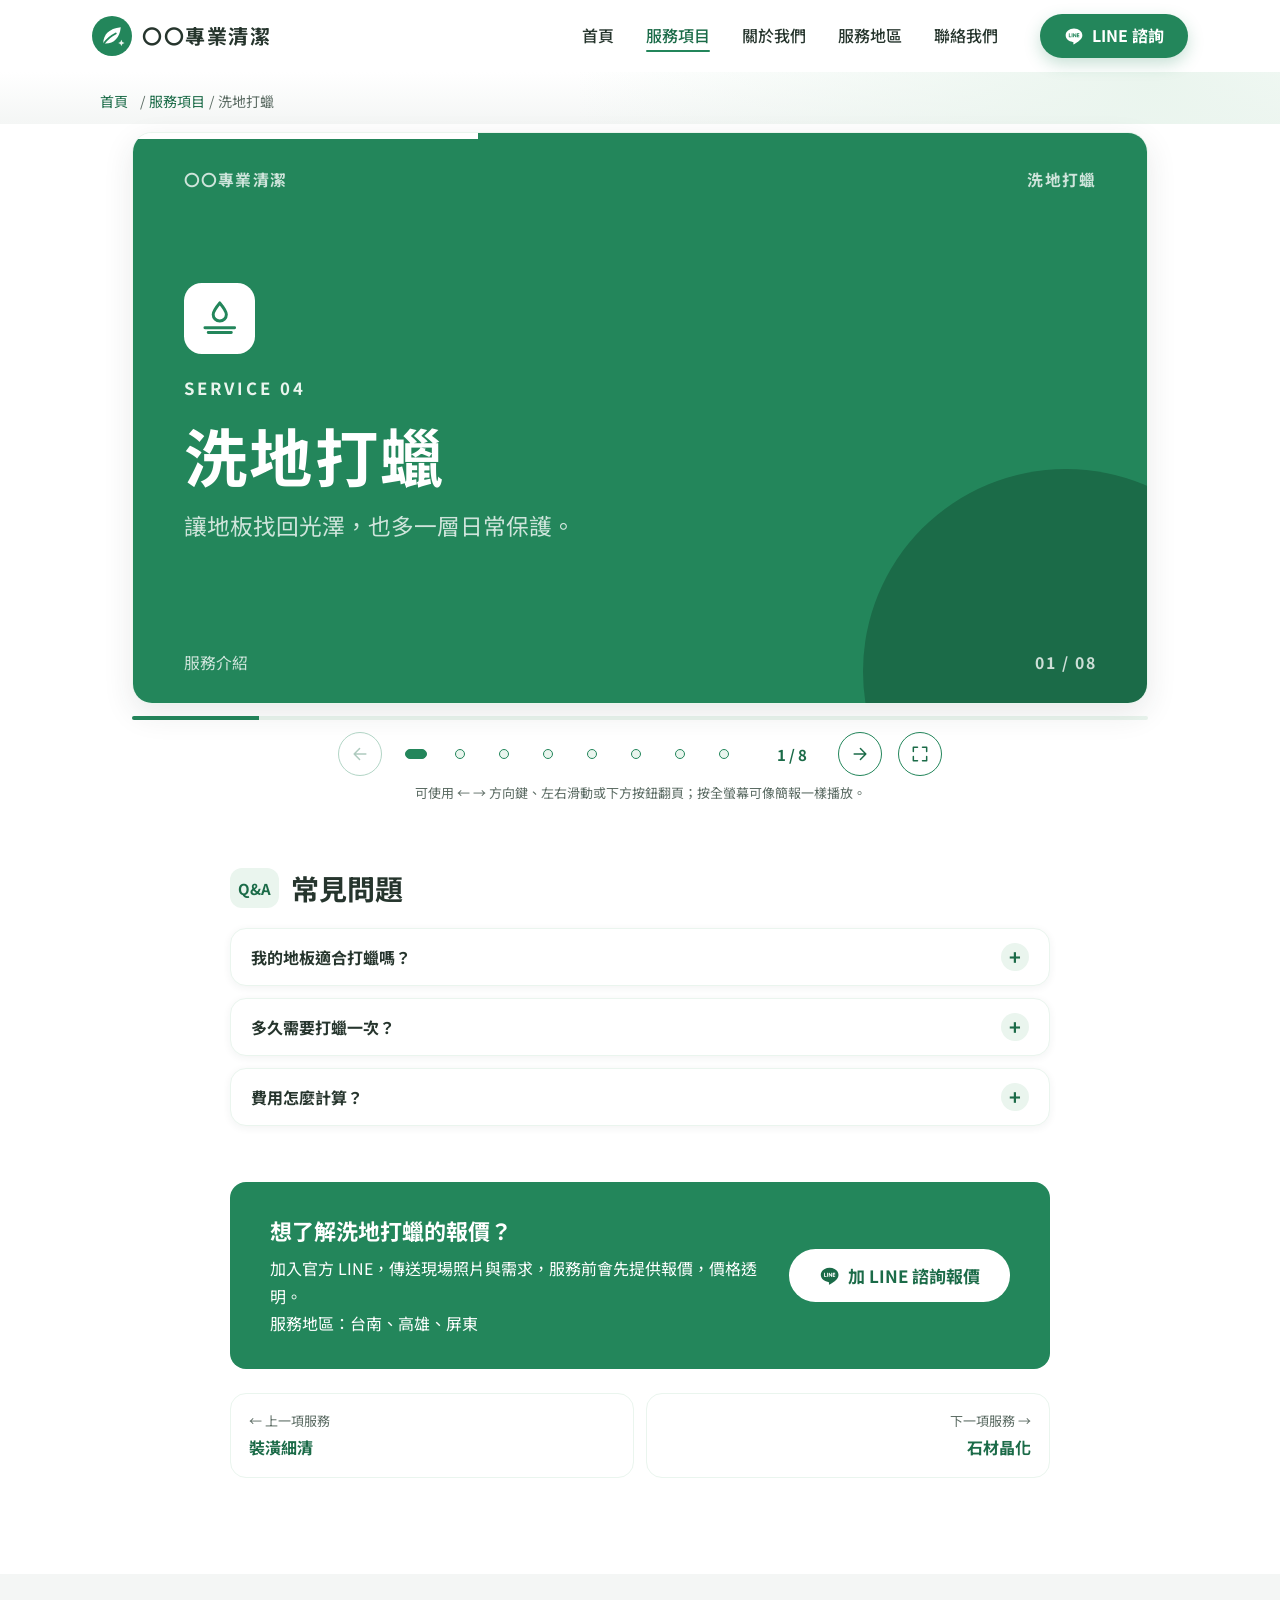
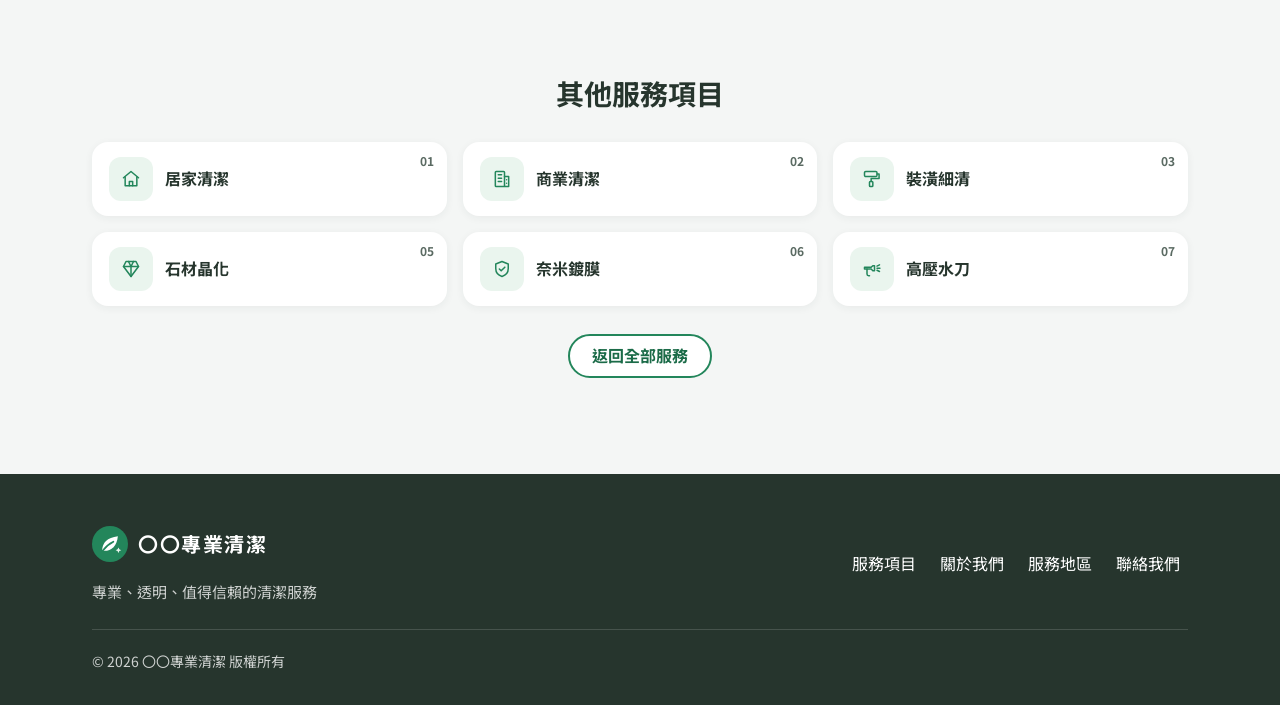
<file: services/floor-waxing.html>
<!DOCTYPE html>
<html lang="zh-Hant-TW">
<head>
  <meta charset="UTF-8">
  <meta name="viewport" content="width=device-width, initial-scale=1">
  <title>洗地打蠟｜〇〇專業清潔 台南・高雄・屏東</title>
  <meta name="description" content="〇〇專業清潔洗地打蠟服務：以洗地機清除地面污垢後上蠟，恢復地板光澤並減少日常磨損，服務台南、高雄、屏東，服務前提供報價。">
  <meta name="theme-color" content="#23865B">
  <meta property="og:type" content="article">
  <meta property="og:locale" content="zh_TW">
  <meta property="og:title" content="洗地打蠟｜〇〇專業清潔">
  <meta property="og:description" content="讓地板找回光澤，也多一層日常保護。">
  <meta property="og:image" content="../images/og-image.png">
  <link rel="icon" href="../images/favicon.svg" type="image/svg+xml">
  <link rel="preconnect" href="https://fonts.googleapis.com">
  <link rel="preconnect" href="https://fonts.gstatic.com" crossorigin>
  <link href="https://fonts.googleapis.com/css2?family=Noto+Sans+TC:wght@400;500;700&display=swap" rel="stylesheet">
  <link rel="stylesheet" href="../css/style.css">
  <script src="../js/main.js" defer></script>
</head>
<body class="page-article">
  <!-- 本頁依 AGENTS.md「服務文章頁模板」撰寫；修改時請維持段落順序與結構一致 -->
  <svg class="sprite" aria-hidden="true" xmlns="http://www.w3.org/2000/svg">
    <symbol id="i-home" viewBox="0 0 24 24"><path d="M3 10.5 12 3l9 7.5"/><path d="M5 9.5V20h14V9.5"/><path d="M10 20v-5h4v5"/></symbol>
    <symbol id="i-building" viewBox="0 0 24 24"><rect x="4" y="3" width="11" height="18" rx="1"/><path d="M15 9h5v12h-5"/><path d="M7.5 7h4M7.5 11h4M7.5 15h4M17.5 13h0M17.5 17h0"/></symbol>
    <symbol id="i-roller" viewBox="0 0 24 24"><rect x="3" y="3" width="15" height="6" rx="1.5"/><path d="M18 6h2.5v5.5H11V15"/><rect x="9" y="15" width="4" height="6" rx="1"/></symbol>
    <symbol id="i-floor" viewBox="0 0 24 24"><path d="M12 3c2.5 3 4 5.2 4 7a4 4 0 0 1-8 0c0-1.8 1.5-4 4-7Z"/><path d="M3 18h18M5 21h14"/></symbol>
    <symbol id="i-gem" viewBox="0 0 24 24"><path d="M6 3h12l3 6-9 12L3 9l3-6Z"/><path d="M3 9h18M9 3l3 6 3-6M12 9v12"/></symbol>
    <symbol id="i-shield" viewBox="0 0 24 24"><path d="M12 3 4.5 6v5.5c0 4.6 3.1 8.2 7.5 9.5 4.4-1.3 7.5-4.9 7.5-9.5V6L12 3Z"/><path d="m8.8 12 2.2 2.2 4.4-4.4"/></symbol>
    <symbol id="i-spray" viewBox="0 0 24 24"><path d="M3 10h8l2-2h2v6h-2l-2-2H3z"/><path d="M6 12v6a2 2 0 0 0 2 2h1"/><path d="M18 8.5 21 7M18 11h3.5M18 13.5l3 1.5"/></symbol>
    <symbol id="i-bug" viewBox="0 0 24 24"><ellipse cx="12" cy="14" rx="5" ry="6.5"/><path d="M12 7.5V20.5M9.5 5.5 8 3.5M14.5 5.5 16 3.5M7 11H3.5M7 15.5H3.5M17 11h3.5M17 15.5h3.5"/></symbol>
    <symbol id="i-sparkle" viewBox="0 0 24 24"><path d="M12 3l1.8 5.2L19 10l-5.2 1.8L12 17l-1.8-5.2L5 10l5.2-1.8L12 3Z"/><path d="M19 16l.8 2.2L22 19l-2.2.8L19 22l-.8-2.2L16 19l2.2-.8L19 16Z"/></symbol>
    <symbol id="i-expand" viewBox="0 0 24 24"><path d="M4 9V4h5M20 9V4h-5M4 15v5h5M20 15v5h-5"/></symbol>
    <symbol id="i-compress" viewBox="0 0 24 24"><path d="M9 4v5H4M15 4v5h5M9 20v-5H4M15 20v-5h5"/></symbol>
    <symbol id="i-pin" viewBox="0 0 24 24"><path d="M12 21s-7-6.2-7-11.5a7 7 0 0 1 14 0C19 14.8 12 21 12 21Z"/><circle cx="12" cy="9.5" r="2.5"/></symbol>
    <symbol id="i-check" viewBox="0 0 24 24"><circle cx="12" cy="12" r="9"/><path d="m8 12.2 2.8 2.8L16.2 9.6"/></symbol>
    <symbol id="i-leaf" viewBox="0 0 24 24"><path d="M5 19c0-8 5-13 15-14-1 10-6 15-14 15"/><path d="M5 19c3-4 6-7 10-9"/></symbol>
    <symbol id="i-receipt" viewBox="0 0 24 24"><path d="M6 3h12v18l-3-2-3 2-3-2-3 2V3Z"/><path d="M9 8h6M9 12h6M9 16h3"/></symbol>
    <symbol id="i-award" viewBox="0 0 24 24"><circle cx="12" cy="9" r="6"/><path d="m8.5 14 -1.5 7 5-2.5 5 2.5-1.5-7"/></symbol>
    <symbol id="i-chat" viewBox="0 0 24 24"><path d="M4 5h16v11H9l-5 4V5Z"/><path d="M8 9.5h8M8 12.5h5"/></symbol>
    <symbol id="i-phone" viewBox="0 0 24 24"><path d="M5 4h4l2 5-2.5 1.5a11 11 0 0 0 5 5L15 13l5 2v4a1 1 0 0 1-1 1A16 16 0 0 1 4 5a1 1 0 0 1 1-1Z"/></symbol>
    <symbol id="i-mail" viewBox="0 0 24 24"><rect x="3" y="5" width="18" height="14" rx="2"/><path d="m3.5 6.5 8.5 6.5 8.5-6.5"/></symbol>
    <symbol id="i-clock" viewBox="0 0 24 24"><circle cx="12" cy="12" r="9"/><path d="M12 7v5l3 2"/></symbol>
    <symbol id="i-copy" viewBox="0 0 24 24"><rect x="8" y="8" width="12" height="12" rx="2"/><path d="M16 8V5a1 1 0 0 0-1-1H5a1 1 0 0 0-1 1v10a1 1 0 0 0 1 1h3"/></symbol>
    <symbol id="i-arrow-up" viewBox="0 0 24 24"><path d="M12 19V5M5.5 11.5 12 5l6.5 6.5"/></symbol>
    <symbol id="i-line" viewBox="0 0 24 24"><path fill="currentColor" stroke="none" d="M12 3C6.5 3 2 6.6 2 11.1c0 4 3.6 7.4 8.4 8 .3.1.8.2.9.5.1.3.1.7 0 1l-.1.9c0 .3-.2 1 .9.5s5.9-3.5 8-6c1.5-1.6 1.9-3.2 1.9-4.9C22 6.6 17.5 3 12 3Zm-3.8 10.6H6.3c-.3 0-.5-.2-.5-.5V9.3c0-.3.2-.5.5-.5s.5.2.5.5v3.3h1.4c.3 0 .5.2.5.5s-.2.5-.5.5Zm2-.5c0 .3-.2.5-.5.5s-.5-.2-.5-.5V9.3c0-.3.2-.5.5-.5s.5.2.5.5v3.8Zm4.6 0c0 .2-.1.4-.3.5h-.2c-.2 0-.3-.1-.4-.2l-1.9-2.6v2.3c0 .3-.2.5-.5.5s-.5-.2-.5-.5V9.3c0-.2.1-.4.3-.5h.2c.2 0 .3.1.4.2l1.9 2.6V9.3c0-.3.2-.5.5-.5s.5.2.5.5v3.8Zm3.1-2.4c.3 0 .5.2.5.5s-.2.5-.5.5h-1.4v.9h1.4c.3 0 .5.2.5.5s-.2.5-.5.5H16c-.3 0-.5-.2-.5-.5V9.3c0-.3.2-.5.5-.5h1.9c.3 0 .5.2.5.5s-.2.5-.5.5h-1.4v.9h1.4Z"/></symbol>
  </svg>

  <a class="skip-link" href="#main">跳至主要內容</a>

  <!-- ===== Header ===== -->
  <header class="header" id="top">
    <div class="container header__inner">
      <a class="brand" href="../index.html" aria-label="〇〇專業清潔 回到首頁">
        <img class="brand__mark" src="../images/logo-mark.svg" alt="" width="40" height="40">
        <span class="brand__name">〇〇專業清潔</span>
      </a>

      <button class="nav-toggle" type="button" aria-expanded="false" aria-controls="site-nav" aria-label="開啟選單">
        <span class="nav-toggle__bar"></span>
        <span class="nav-toggle__bar"></span>
        <span class="nav-toggle__bar"></span>
      </button>

      <nav class="nav" id="site-nav" aria-label="主要導覽">
        <ul class="nav__list">
          <li><a class="nav__link" href="../index.html#home">首頁</a></li>
          <li><a class="nav__link is-active" href="../index.html#services" aria-current="true">服務項目</a></li>
          <li><a class="nav__link" href="../index.html#about">關於我們</a></li>
          <li><a class="nav__link" href="../index.html#areas">服務地區</a></li>
          <li><a class="nav__link" href="../index.html#contact">聯絡我們</a></li>
        </ul>
        <a class="btn btn--line nav__cta" href="https://line.me/R/ti/p/@803szfqa" target="_blank" rel="noopener">
          <svg class="icon" aria-hidden="true"><use href="#i-line"></use></svg>LINE 諮詢
        </a>
      </nav>
    </div>
  </header>

  <main id="main">
    <!-- ===== Article Hero ===== -->
    <section class="article-hero" aria-label="頁面位置">
      <div class="container">
        <nav class="breadcrumb" aria-label="麵包屑">
          <ol>
            <li><a href="../index.html">首頁</a></li>
            <li><a href="../index.html#services">服務項目</a></li>
            <li aria-current="page">洗地打蠟</li>
          </ol>
        </nav>
      </div>
    </section>

    <article class="article">
      <div class="container article__body">

        <!-- 1–5. 網頁簡報（投影片）：結構見 AGENTS.md 第 6 節 -->
        <section class="deck" aria-roledescription="carousel" aria-label="洗地打蠟 服務簡報" tabindex="0">
          <div class="deck__viewport">
            <div class="deck__track">
              <div class="slide slide--cover" role="group" aria-roledescription="slide" aria-label="第 1 張，共 8 張：封面">
                <div class="slide__top"><span>〇〇專業清潔</span><span>洗地打蠟</span></div>
                <div class="slide__cover">
                  <span class="slide__cover-icon"><svg class="icon" aria-hidden="true"><use href="#i-floor"></use></svg></span>
                  <p class="slide__eyebrow">SERVICE 04</p>
                  <h1 class="slide__cover-title" id="article-title">洗地打蠟</h1>
                  <p class="slide__cover-sub">讓地板找回光澤，也多一層日常保護。</p>
                </div>
                <div class="slide__foot"><span>服務介紹</span><span class="slide__page">01 / 08</span></div>
              </div>
              <div class="slide " role="group" aria-roledescription="slide" aria-label="第 2 張，共 8 張：服務說明">
                <div class="slide__top"><span>〇〇專業清潔</span><span>洗地打蠟</span></div>
                <header class="slide__head"><p class="slide__eyebrow">01</p><h2 class="slide__title">服務說明</h2></header><div class="slide__body slide__prose"><p>地板每天承受行走、搬動桌椅與鞋底帶進的沙粒，表面會慢慢累積污垢與細小刮痕，看起來黯淡、霧霧的。洗地打蠟是先使用洗地機搭配清潔劑，把地面的污垢與老舊蠟層清除，等地面乾燥後，再均勻塗上地板蠟。</p><p>蠟層乾燥後，會在地板表面形成一層保護膜，不僅能恢復光澤，也能替地板承受日常的磨損。洗地打蠟常見於人流量大的空間，例如辦公室、店面、社區大廳與走廊。是否適合打蠟，會依地板材質評估。</p></div>
                <div class="slide__foot"><span>01 服務說明</span><span class="slide__page">02 / 08</span></div>
              </div>
              <div class="slide " role="group" aria-roledescription="slide" aria-label="第 3 張，共 8 張：適合哪些情況">
                <div class="slide__top"><span>〇〇專業清潔</span><span>洗地打蠟</span></div>
                <header class="slide__head"><p class="slide__eyebrow">02</p><h2 class="slide__title">適合哪些情況</h2></header><ul class="slide__body slide__grid"><li class="slide-card"><svg class="icon" aria-hidden="true"><use href="#i-check"></use></svg><div><h3>人流量大的空間</h3><p>辦公室、店面、社區大廳與走廊。</p></div></li><li class="slide-card"><svg class="icon" aria-hidden="true"><use href="#i-check"></use></svg><div><h3>地板黯淡、霧化</h3><p>清潔後仍然看起來灰灰的、沒有光澤。</p></div></li><li class="slide-card"><svg class="icon" aria-hidden="true"><use href="#i-check"></use></svg><div><h3>定期地坪保養</h3><p>延長地板的使用狀態，維持門面。</p></div></li><li class="slide-card"><svg class="icon" aria-hidden="true"><use href="#i-check"></use></svg><div><h3>搬遷或交還場地前</h3><p>讓地板以較好的狀態交接。</p></div></li></ul>
                <div class="slide__foot"><span>02 適合哪些情況</span><span class="slide__page">03 / 08</span></div>
              </div>
              <div class="slide slide--story" role="group" aria-roledescription="slide" aria-label="第 4 張，共 8 張：情境故事（上）">
                <div class="slide__top"><span>〇〇專業清潔</span><span>洗地打蠟</span></div>
                <header class="slide__head"><p class="slide__eyebrow">03 情境故事・上</p><h2 class="slide__title">重新亮起來的走廊</h2></header><div class="slide__body slide__prose"><p class="slide__tag">情境示意</p><p>張伯伯是台南一棟老社區的管委會主委。社區大廳和走廊的地板已經用了很多年，就算清潔人員每天拖地，看起來還是灰撲撲的，幾位住戶在會議上提過好幾次。</p><p>張伯伯原本以為只能整片換掉，一估價就頭痛。後來聽說地板可以先洗地、再重新上蠟，他就用 LINE 傳了大廳與走廊的照片，詢問是否適合。</p></div>
                <div class="slide__foot"><span>03 情境故事</span><span class="slide__page">04 / 08</span></div>
              </div>
              <div class="slide slide--story" role="group" aria-roledescription="slide" aria-label="第 5 張，共 8 張：情境故事（下）">
                <div class="slide__top"><span>〇〇專業清潔</span><span>洗地打蠟</span></div>
                <header class="slide__head"><p class="slide__eyebrow">03 情境故事・下</p><h2 class="slide__title">重新亮起來的走廊</h2></header><div class="slide__body slide__prose"><p>服務前先拿到報價，管委會開會討論後決定試試看。施作安排在住戶進出較少的時段，並在現場貼上告示提醒大家。</p><p>隔天傍晚，住戶陸續下班回家，有人在大廳停下腳步，低頭看了看映著燈光的地板。電梯口的李太太笑著對張伯伯說：「我還以為換了新地板。」</p><p class="slide__note">※ 本故事為說明服務情境所撰寫，人物與情節皆為虛構，並非真實客戶案例。</p></div>
                <div class="slide__foot"><span>03 情境故事</span><span class="slide__page">05 / 08</span></div>
              </div>
              <div class="slide " role="group" aria-roledescription="slide" aria-label="第 6 張，共 8 張：服務重點">
                <div class="slide__top"><span>〇〇專業清潔</span><span>洗地打蠟</span></div>
                <header class="slide__head"><p class="slide__eyebrow">04</p><h2 class="slide__title">服務重點</h2></header><ol class="slide__body slide__steps"><li><span class="slide__step-num">1</span><div><h3>場地準備</h3><p>移開可移動的物品，並清除地面灰塵與沙粒。</p></div></li><li><span class="slide__step-num">2</span><div><h3>洗地</h3><p>以洗地機搭配清潔劑，清除地面污垢與老舊蠟層。</p></div></li><li><span class="slide__step-num">3</span><div><h3>吸水乾燥</h3><p>清除污水，讓地面完全乾燥。</p></div></li><li><span class="slide__step-num">4</span><div><h3>上蠟</h3><p>均勻塗佈地板蠟，視現場需求施作。</p></div></li><li><span class="slide__step-num">5</span><div><h3>等待乾燥</h3><p>蠟層乾燥後再恢復通行與擺放物品。</p></div></li></ol><p class="slide__note">實際服務內容依現場狀況而定，並以服務前提供的報價內容為準。</p>
                <div class="slide__foot"><span>04 服務重點</span><span class="slide__page">06 / 08</span></div>
              </div>
              <div class="slide " role="group" aria-roledescription="slide" aria-label="第 7 張，共 8 張：日常保養小提醒">
                <div class="slide__top"><span>〇〇專業清潔</span><span>洗地打蠟</span></div>
                <header class="slide__head"><p class="slide__eyebrow">05</p><h2 class="slide__title">日常保養小提醒</h2></header><ul class="slide__body slide__tips"><li><svg class="icon" aria-hidden="true"><use href="#i-leaf"></use></svg><span>打蠟後請等蠟層完全乾燥，再行走與擺回家具。</span></li><li><svg class="icon" aria-hidden="true"><use href="#i-leaf"></use></svg><span>平時使用擰乾的拖把清潔，避免大量積水與強酸、強鹼清潔劑。</span></li><li><svg class="icon" aria-hidden="true"><use href="#i-leaf"></use></svg><span>入口放置腳踏墊，可減少沙粒造成的刮痕。</span></li></ul>
                <div class="slide__foot"><span>05 日常保養小提醒</span><span class="slide__page">07 / 08</span></div>
              </div>
              <div class="slide slide--end" role="group" aria-roledescription="slide" aria-label="第 8 張，共 8 張：結尾">
                <div class="slide__top"><span>〇〇專業清潔</span><span>洗地打蠟</span></div>
                <div class="slide__cover">
                  <p class="slide__eyebrow">THANK YOU</p>
                  <h2 class="slide__cover-title">想了解洗地打蠟的報價？</h2>
                  <p class="slide__cover-sub">服務前先提供報價・價格透明<br>服務地區：台南、高雄、屏東</p>
                  <div class="slide__actions">
                    <a class="btn btn--light" href="https://line.me/R/ti/p/@803szfqa" target="_blank" rel="noopener"><svg class="icon" aria-hidden="true"><use href="#i-line"></use></svg>加 LINE 諮詢報價</a>
                    <a class="btn btn--ghost-light" href="#sec-faq">看常見問題 ↓</a>
                  </div>
                </div>
                <div class="slide__foot"><span>〇〇專業清潔</span><span class="slide__page">08 / 08</span></div>
              </div>
            </div>
          </div>
          <div class="deck__progress" aria-hidden="true"><span class="deck__progress-bar"></span></div>
          <div class="deck__controls">
            <button class="deck__btn deck__btn--prev" type="button" aria-label="上一張投影片"><svg class="icon deck__arrow deck__arrow--left" aria-hidden="true"><use href="#i-arrow-up"></use></svg></button>
            <div class="deck__dots" role="group" aria-label="選擇投影片"></div>
            <span class="deck__count" aria-live="polite">1 / 8</span>
            <button class="deck__btn deck__btn--next" type="button" aria-label="下一張投影片"><svg class="icon deck__arrow deck__arrow--right" aria-hidden="true"><use href="#i-arrow-up"></use></svg></button>
            <button class="deck__btn deck__btn--fs" type="button" aria-label="全螢幕播放"><svg class="icon" aria-hidden="true"><use href="#i-expand"></use></svg></button>
          </div>
          <p class="deck__hint">可使用 ← → 方向鍵、左右滑動或下方按鈕翻頁；按全螢幕可像簡報一樣播放。</p>
        </section>

        <!-- 6. 常見問題 -->
        <section class="article-section" aria-labelledby="sec-faq">
          <h2 class="article-section__title" id="sec-faq"><span>Q&amp;A</span>常見問題</h2>
          <div class="faqs">
          <details class="faq">
            <summary class="faq__q">我的地板適合打蠟嗎？</summary>
            <p class="faq__a">是否適合打蠟需依地板材質而定。大理石等天然石材通常更適合「石材晶化」。歡迎透過 LINE 傳地板照片給我們評估。</p>
          </details>
          <details class="faq">
            <summary class="faq__q">多久需要打蠟一次？</summary>
            <p class="faq__a">會依人流量與使用狀況而不同，可以在諮詢時與我們討論。</p>
          </details>
          <details class="faq">
            <summary class="faq__q">費用怎麼計算？</summary>
            <p class="faq__a">費用會依空間大小、現場狀況與服務範圍而有所不同。我們會在服務前先提供報價，讓您清楚了解費用後再決定是否安排，價格透明。</p>
          </details>
          </div>
        </section>

        <!-- 7. 諮詢 CTA -->
        <aside class="article-cta" aria-label="諮詢洗地打蠟">
          <div>
            <h2 class="article-cta__title">想了解洗地打蠟的報價？</h2>
            <p class="article-cta__text">加入官方 LINE，傳送現場照片與需求，服務前會先提供報價，價格透明。<br>服務地區：台南、高雄、屏東</p>
          </div>
          <a class="btn btn--line btn--lg" href="https://line.me/R/ti/p/@803szfqa" target="_blank" rel="noopener"><svg class="icon" aria-hidden="true"><use href="#i-line"></use></svg>加 LINE 諮詢報價</a>
        </aside>

        <nav class="article-pager" aria-label="上一篇與下一篇服務">
          <a class="article-pager__link" href="renovation-cleaning.html"><span class="article-pager__dir">← 上一項服務</span><span class="article-pager__name">裝潢細清</span></a>
          <a class="article-pager__link article-pager__link--next" href="stone-crystallization.html"><span class="article-pager__dir">下一項服務 →</span><span class="article-pager__name">石材晶化</span></a>
        </nav>
      </div>
    </article>

    <!-- ===== 其他服務 ===== -->
    <section class="section other-services" aria-labelledby="other-title">
      <div class="container">
        <h2 class="other-services__title" id="other-title">其他服務項目</h2>
        <ul class="other-services__grid">
          <li><a class="other-card" href="home-cleaning.html">
            <span class="other-card__icon"><svg class="icon" aria-hidden="true"><use href="#i-home"></use></svg></span>
            <span class="other-card__num">01</span>
            <span class="other-card__name">居家清潔</span>
          </a></li>
          <li><a class="other-card" href="commercial-cleaning.html">
            <span class="other-card__icon"><svg class="icon" aria-hidden="true"><use href="#i-building"></use></svg></span>
            <span class="other-card__num">02</span>
            <span class="other-card__name">商業清潔</span>
          </a></li>
          <li><a class="other-card" href="renovation-cleaning.html">
            <span class="other-card__icon"><svg class="icon" aria-hidden="true"><use href="#i-roller"></use></svg></span>
            <span class="other-card__num">03</span>
            <span class="other-card__name">裝潢細清</span>
          </a></li>
          <li><a class="other-card" href="stone-crystallization.html">
            <span class="other-card__icon"><svg class="icon" aria-hidden="true"><use href="#i-gem"></use></svg></span>
            <span class="other-card__num">05</span>
            <span class="other-card__name">石材晶化</span>
          </a></li>
          <li><a class="other-card" href="nano-coating.html">
            <span class="other-card__icon"><svg class="icon" aria-hidden="true"><use href="#i-shield"></use></svg></span>
            <span class="other-card__num">06</span>
            <span class="other-card__name">奈米鍍膜</span>
          </a></li>
          <li><a class="other-card" href="high-pressure-washing.html">
            <span class="other-card__icon"><svg class="icon" aria-hidden="true"><use href="#i-spray"></use></svg></span>
            <span class="other-card__num">07</span>
            <span class="other-card__name">高壓水刀</span>
          </a></li>
        </ul>
        <p class="other-services__back"><a class="btn btn--outline" href="../index.html#services">返回全部服務</a></p>
      </div>
    </section>
  </main>

  <!-- ===== Footer ===== -->
  <footer class="footer">
    <div class="container footer__inner">
      <div class="footer__brand">
        <a class="brand brand--light" href="../index.html">
          <img class="brand__mark" src="../images/logo-mark.svg" alt="" width="36" height="36">
          <span class="brand__name">〇〇專業清潔</span>
        </a>
        <p class="footer__tagline">專業、透明、值得信賴的清潔服務</p>
      </div>
      <nav class="footer__nav" aria-label="頁尾導覽">
        <a href="../index.html#services">服務項目</a>
        <a href="../index.html#about">關於我們</a>
        <a href="../index.html#areas">服務地區</a>
        <a href="../index.html#contact">聯絡我們</a>
      </nav>
      <p class="footer__copy">© <span id="year">2026</span> 〇〇專業清潔 版權所有</p>
    </div>
  </footer>

  <a class="float-line" href="https://line.me/R/ti/p/@803szfqa" target="_blank" rel="noopener" aria-label="加入〇〇專業清潔官方 LINE">
    <svg class="icon" aria-hidden="true"><use href="#i-line"></use></svg>
  </a>

  <button class="to-top" type="button" aria-label="回到頁面頂端">
    <svg class="icon" aria-hidden="true"><use href="#i-arrow-up"></use></svg>
  </button>

  <div class="toast" role="status" aria-live="polite"></div>
</body>
</html>
</file>
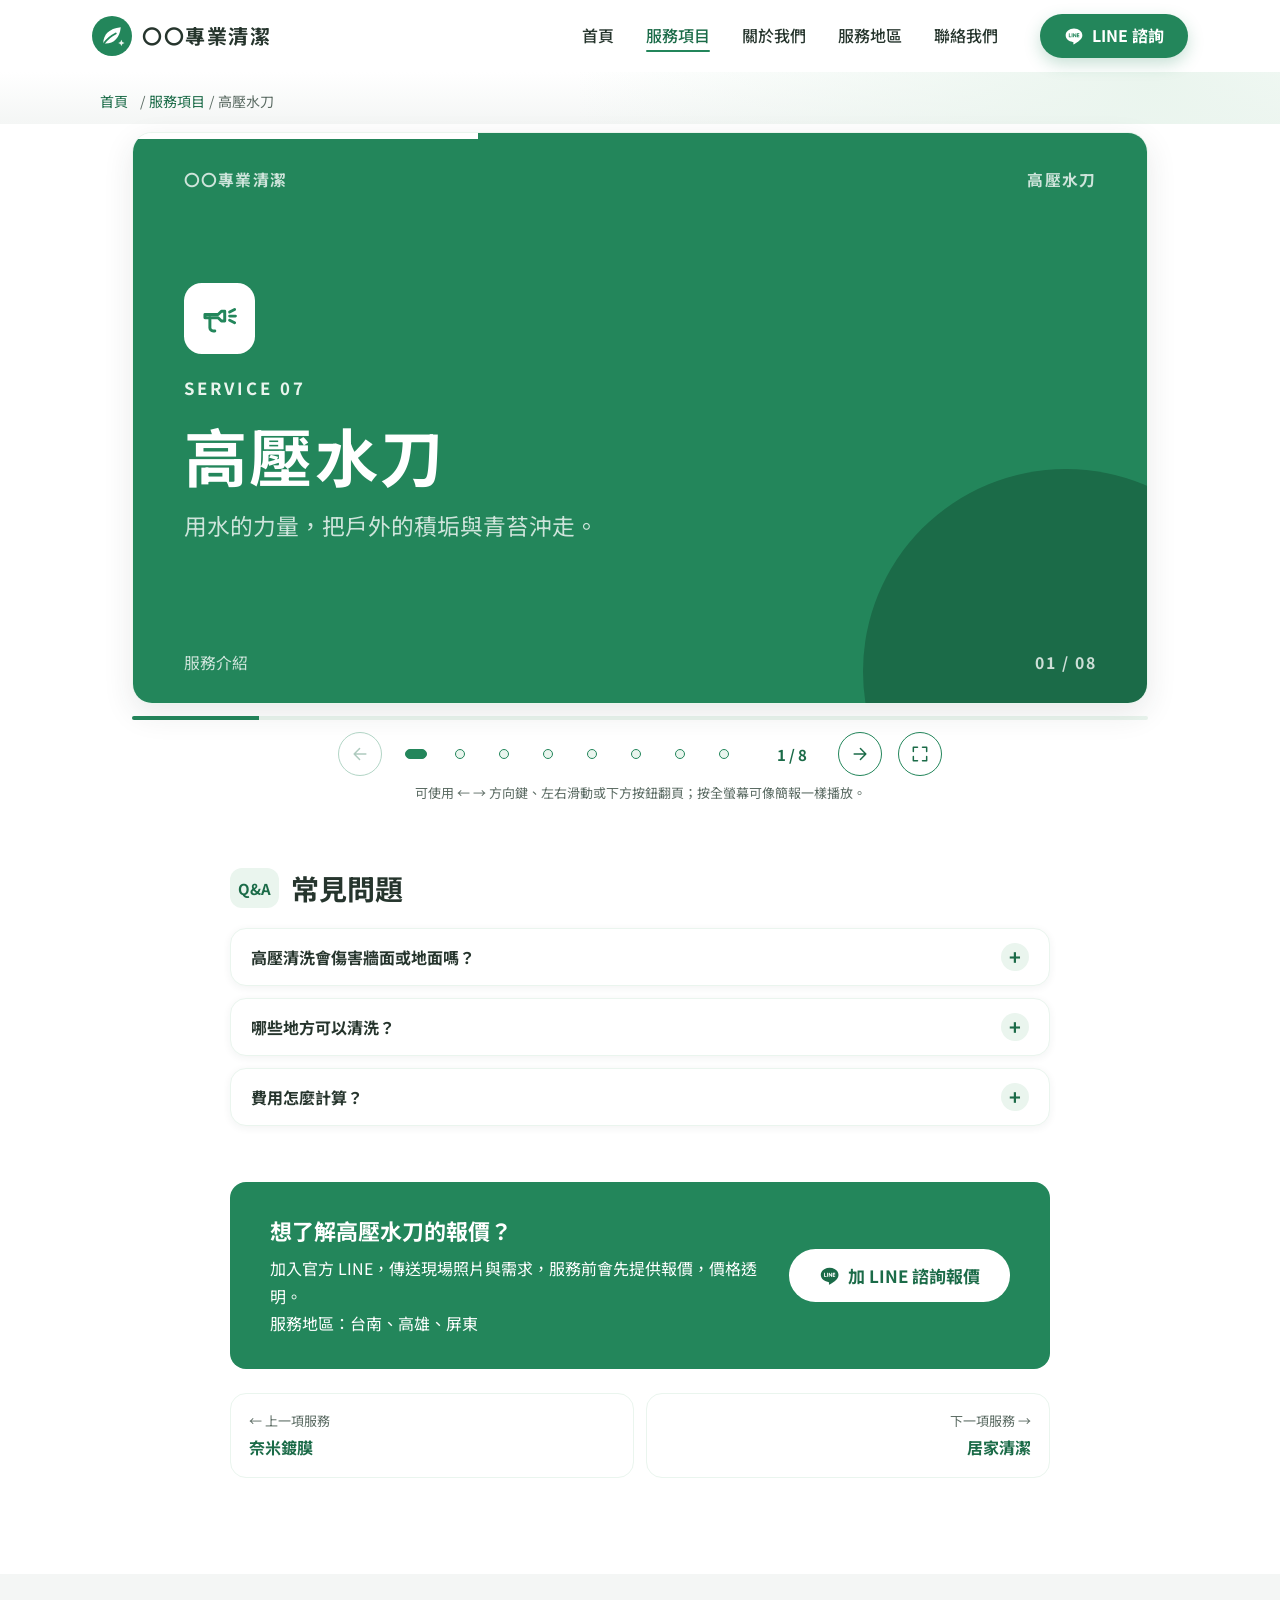
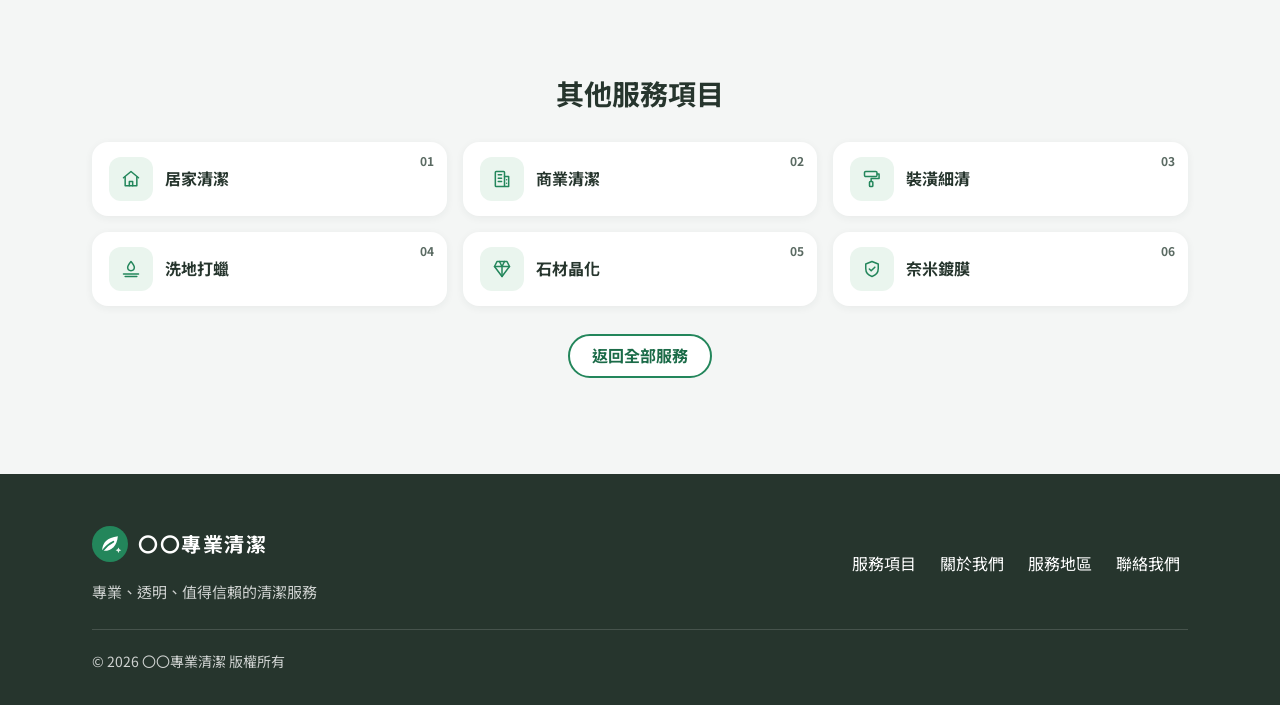
<file: services/high-pressure-washing.html>
<!DOCTYPE html>
<html lang="zh-Hant-TW">
<head>
  <meta charset="UTF-8">
  <meta name="viewport" content="width=device-width, initial-scale=1">
  <title>高壓水刀｜〇〇專業清潔 台南・高雄・屏東</title>
  <meta name="description" content="〇〇專業清潔高壓水刀清洗服務：以高壓水柱清洗外牆、地面、庭院、屋簷雨遮等區域，去除青苔與積垢，服務台南、高雄、屏東，服務前提供報價。">
  <meta name="theme-color" content="#23865B">
  <meta property="og:type" content="article">
  <meta property="og:locale" content="zh_TW">
  <meta property="og:title" content="高壓水刀｜〇〇專業清潔">
  <meta property="og:description" content="用水的力量，把戶外的積垢與青苔沖走。">
  <meta property="og:image" content="../images/og-image.png">
  <link rel="icon" href="../images/favicon.svg" type="image/svg+xml">
  <link rel="preconnect" href="https://fonts.googleapis.com">
  <link rel="preconnect" href="https://fonts.gstatic.com" crossorigin>
  <link href="https://fonts.googleapis.com/css2?family=Noto+Sans+TC:wght@400;500;700&display=swap" rel="stylesheet">
  <link rel="stylesheet" href="../css/style.css">
  <script src="../js/main.js" defer></script>
</head>
<body class="page-article">
  <!-- 本頁依 AGENTS.md「服務文章頁模板」撰寫；修改時請維持段落順序與結構一致 -->
  <svg class="sprite" aria-hidden="true" xmlns="http://www.w3.org/2000/svg">
    <symbol id="i-home" viewBox="0 0 24 24"><path d="M3 10.5 12 3l9 7.5"/><path d="M5 9.5V20h14V9.5"/><path d="M10 20v-5h4v5"/></symbol>
    <symbol id="i-building" viewBox="0 0 24 24"><rect x="4" y="3" width="11" height="18" rx="1"/><path d="M15 9h5v12h-5"/><path d="M7.5 7h4M7.5 11h4M7.5 15h4M17.5 13h0M17.5 17h0"/></symbol>
    <symbol id="i-roller" viewBox="0 0 24 24"><rect x="3" y="3" width="15" height="6" rx="1.5"/><path d="M18 6h2.5v5.5H11V15"/><rect x="9" y="15" width="4" height="6" rx="1"/></symbol>
    <symbol id="i-floor" viewBox="0 0 24 24"><path d="M12 3c2.5 3 4 5.2 4 7a4 4 0 0 1-8 0c0-1.8 1.5-4 4-7Z"/><path d="M3 18h18M5 21h14"/></symbol>
    <symbol id="i-gem" viewBox="0 0 24 24"><path d="M6 3h12l3 6-9 12L3 9l3-6Z"/><path d="M3 9h18M9 3l3 6 3-6M12 9v12"/></symbol>
    <symbol id="i-shield" viewBox="0 0 24 24"><path d="M12 3 4.5 6v5.5c0 4.6 3.1 8.2 7.5 9.5 4.4-1.3 7.5-4.9 7.5-9.5V6L12 3Z"/><path d="m8.8 12 2.2 2.2 4.4-4.4"/></symbol>
    <symbol id="i-spray" viewBox="0 0 24 24"><path d="M3 10h8l2-2h2v6h-2l-2-2H3z"/><path d="M6 12v6a2 2 0 0 0 2 2h1"/><path d="M18 8.5 21 7M18 11h3.5M18 13.5l3 1.5"/></symbol>
    <symbol id="i-bug" viewBox="0 0 24 24"><ellipse cx="12" cy="14" rx="5" ry="6.5"/><path d="M12 7.5V20.5M9.5 5.5 8 3.5M14.5 5.5 16 3.5M7 11H3.5M7 15.5H3.5M17 11h3.5M17 15.5h3.5"/></symbol>
    <symbol id="i-sparkle" viewBox="0 0 24 24"><path d="M12 3l1.8 5.2L19 10l-5.2 1.8L12 17l-1.8-5.2L5 10l5.2-1.8L12 3Z"/><path d="M19 16l.8 2.2L22 19l-2.2.8L19 22l-.8-2.2L16 19l2.2-.8L19 16Z"/></symbol>
    <symbol id="i-expand" viewBox="0 0 24 24"><path d="M4 9V4h5M20 9V4h-5M4 15v5h5M20 15v5h-5"/></symbol>
    <symbol id="i-compress" viewBox="0 0 24 24"><path d="M9 4v5H4M15 4v5h5M9 20v-5H4M15 20v-5h5"/></symbol>
    <symbol id="i-pin" viewBox="0 0 24 24"><path d="M12 21s-7-6.2-7-11.5a7 7 0 0 1 14 0C19 14.8 12 21 12 21Z"/><circle cx="12" cy="9.5" r="2.5"/></symbol>
    <symbol id="i-check" viewBox="0 0 24 24"><circle cx="12" cy="12" r="9"/><path d="m8 12.2 2.8 2.8L16.2 9.6"/></symbol>
    <symbol id="i-leaf" viewBox="0 0 24 24"><path d="M5 19c0-8 5-13 15-14-1 10-6 15-14 15"/><path d="M5 19c3-4 6-7 10-9"/></symbol>
    <symbol id="i-receipt" viewBox="0 0 24 24"><path d="M6 3h12v18l-3-2-3 2-3-2-3 2V3Z"/><path d="M9 8h6M9 12h6M9 16h3"/></symbol>
    <symbol id="i-award" viewBox="0 0 24 24"><circle cx="12" cy="9" r="6"/><path d="m8.5 14 -1.5 7 5-2.5 5 2.5-1.5-7"/></symbol>
    <symbol id="i-chat" viewBox="0 0 24 24"><path d="M4 5h16v11H9l-5 4V5Z"/><path d="M8 9.5h8M8 12.5h5"/></symbol>
    <symbol id="i-phone" viewBox="0 0 24 24"><path d="M5 4h4l2 5-2.5 1.5a11 11 0 0 0 5 5L15 13l5 2v4a1 1 0 0 1-1 1A16 16 0 0 1 4 5a1 1 0 0 1 1-1Z"/></symbol>
    <symbol id="i-mail" viewBox="0 0 24 24"><rect x="3" y="5" width="18" height="14" rx="2"/><path d="m3.5 6.5 8.5 6.5 8.5-6.5"/></symbol>
    <symbol id="i-clock" viewBox="0 0 24 24"><circle cx="12" cy="12" r="9"/><path d="M12 7v5l3 2"/></symbol>
    <symbol id="i-copy" viewBox="0 0 24 24"><rect x="8" y="8" width="12" height="12" rx="2"/><path d="M16 8V5a1 1 0 0 0-1-1H5a1 1 0 0 0-1 1v10a1 1 0 0 0 1 1h3"/></symbol>
    <symbol id="i-arrow-up" viewBox="0 0 24 24"><path d="M12 19V5M5.5 11.5 12 5l6.5 6.5"/></symbol>
    <symbol id="i-line" viewBox="0 0 24 24"><path fill="currentColor" stroke="none" d="M12 3C6.5 3 2 6.6 2 11.1c0 4 3.6 7.4 8.4 8 .3.1.8.2.9.5.1.3.1.7 0 1l-.1.9c0 .3-.2 1 .9.5s5.9-3.5 8-6c1.5-1.6 1.9-3.2 1.9-4.9C22 6.6 17.5 3 12 3Zm-3.8 10.6H6.3c-.3 0-.5-.2-.5-.5V9.3c0-.3.2-.5.5-.5s.5.2.5.5v3.3h1.4c.3 0 .5.2.5.5s-.2.5-.5.5Zm2-.5c0 .3-.2.5-.5.5s-.5-.2-.5-.5V9.3c0-.3.2-.5.5-.5s.5.2.5.5v3.8Zm4.6 0c0 .2-.1.4-.3.5h-.2c-.2 0-.3-.1-.4-.2l-1.9-2.6v2.3c0 .3-.2.5-.5.5s-.5-.2-.5-.5V9.3c0-.2.1-.4.3-.5h.2c.2 0 .3.1.4.2l1.9 2.6V9.3c0-.3.2-.5.5-.5s.5.2.5.5v3.8Zm3.1-2.4c.3 0 .5.2.5.5s-.2.5-.5.5h-1.4v.9h1.4c.3 0 .5.2.5.5s-.2.5-.5.5H16c-.3 0-.5-.2-.5-.5V9.3c0-.3.2-.5.5-.5h1.9c.3 0 .5.2.5.5s-.2.5-.5.5h-1.4v.9h1.4Z"/></symbol>
  </svg>

  <a class="skip-link" href="#main">跳至主要內容</a>

  <!-- ===== Header ===== -->
  <header class="header" id="top">
    <div class="container header__inner">
      <a class="brand" href="../index.html" aria-label="〇〇專業清潔 回到首頁">
        <img class="brand__mark" src="../images/logo-mark.svg" alt="" width="40" height="40">
        <span class="brand__name">〇〇專業清潔</span>
      </a>

      <button class="nav-toggle" type="button" aria-expanded="false" aria-controls="site-nav" aria-label="開啟選單">
        <span class="nav-toggle__bar"></span>
        <span class="nav-toggle__bar"></span>
        <span class="nav-toggle__bar"></span>
      </button>

      <nav class="nav" id="site-nav" aria-label="主要導覽">
        <ul class="nav__list">
          <li><a class="nav__link" href="../index.html#home">首頁</a></li>
          <li><a class="nav__link is-active" href="../index.html#services" aria-current="true">服務項目</a></li>
          <li><a class="nav__link" href="../index.html#about">關於我們</a></li>
          <li><a class="nav__link" href="../index.html#areas">服務地區</a></li>
          <li><a class="nav__link" href="../index.html#contact">聯絡我們</a></li>
        </ul>
        <a class="btn btn--line nav__cta" href="https://line.me/R/ti/p/@803szfqa" target="_blank" rel="noopener">
          <svg class="icon" aria-hidden="true"><use href="#i-line"></use></svg>LINE 諮詢
        </a>
      </nav>
    </div>
  </header>

  <main id="main">
    <!-- ===== Article Hero ===== -->
    <section class="article-hero" aria-label="頁面位置">
      <div class="container">
        <nav class="breadcrumb" aria-label="麵包屑">
          <ol>
            <li><a href="../index.html">首頁</a></li>
            <li><a href="../index.html#services">服務項目</a></li>
            <li aria-current="page">高壓水刀</li>
          </ol>
        </nav>
      </div>
    </section>

    <article class="article">
      <div class="container article__body">

        <!-- 1–5. 網頁簡報（投影片）：結構見 AGENTS.md 第 6 節 -->
        <section class="deck" aria-roledescription="carousel" aria-label="高壓水刀 服務簡報" tabindex="0">
          <div class="deck__viewport">
            <div class="deck__track">
              <div class="slide slide--cover" role="group" aria-roledescription="slide" aria-label="第 1 張，共 8 張：封面">
                <div class="slide__top"><span>〇〇專業清潔</span><span>高壓水刀</span></div>
                <div class="slide__cover">
                  <span class="slide__cover-icon"><svg class="icon" aria-hidden="true"><use href="#i-spray"></use></svg></span>
                  <p class="slide__eyebrow">SERVICE 07</p>
                  <h1 class="slide__cover-title" id="article-title">高壓水刀</h1>
                  <p class="slide__cover-sub">用水的力量，把戶外的積垢與青苔沖走。</p>
                </div>
                <div class="slide__foot"><span>服務介紹</span><span class="slide__page">01 / 08</span></div>
              </div>
              <div class="slide " role="group" aria-roledescription="slide" aria-label="第 2 張，共 8 張：服務說明">
                <div class="slide__top"><span>〇〇專業清潔</span><span>高壓水刀</span></div>
                <header class="slide__head"><p class="slide__eyebrow">01</p><h2 class="slide__title">服務說明</h2></header><div class="slide__body slide__prose"><p>外牆、地面與庭院長年日曬雨淋，容易累積灰塵、黑垢與青苔，一般的刷洗往往很難處理乾淨。高壓水刀清洗是利用高壓清洗機產生強勁的水柱，把附著在表面的髒污沖刷下來，適合處理面積較大的戶外區域。</p><p>外牆的清洗方式有很多種，高壓水洗適合去除一般污垢。不同的表面材質與髒污程度，適合的清洗方式也不同，因此施作前需要先了解現場狀況，評估合適的處理方式。</p></div>
                <div class="slide__foot"><span>01 服務說明</span><span class="slide__page">02 / 08</span></div>
              </div>
              <div class="slide " role="group" aria-roledescription="slide" aria-label="第 3 張，共 8 張：適合哪些情況">
                <div class="slide__top"><span>〇〇專業清潔</span><span>高壓水刀</span></div>
                <header class="slide__head"><p class="slide__eyebrow">02</p><h2 class="slide__title">適合哪些情況</h2></header><ul class="slide__body slide__grid"><li class="slide-card"><svg class="icon" aria-hidden="true"><use href="#i-check"></use></svg><div><h3>庭院、車道地面</h3><p>地磚長青苔、變黑，走起來濕滑。</p></div></li><li class="slide-card"><svg class="icon" aria-hidden="true"><use href="#i-check"></use></svg><div><h3>建築外牆</h3><p>灰塵與黑垢讓外觀顯得老舊。</p></div></li><li class="slide-card"><svg class="icon" aria-hidden="true"><use href="#i-check"></use></svg><div><h3>屋簷、雨遮、採光罩</h3><p>積累的灰塵與污漬。</p></div></li><li class="slide-card"><svg class="icon" aria-hidden="true"><use href="#i-check"></use></svg><div><h3>騎樓、頂樓地面</h3><p>長期累積的頑固髒污。</p></div></li></ul>
                <div class="slide__foot"><span>02 適合哪些情況</span><span class="slide__page">03 / 08</span></div>
              </div>
              <div class="slide slide--story" role="group" aria-roledescription="slide" aria-label="第 4 張，共 8 張：情境故事（上）">
                <div class="slide__top"><span>〇〇專業清潔</span><span>高壓水刀</span></div>
                <header class="slide__head"><p class="slide__eyebrow">03 情境故事・上</p><h2 class="slide__title">庭院，又可以光腳走了</h2></header><div class="slide__body slide__prose"><p class="slide__tag">情境示意</p><p>吳爺爺住在屏東的透天厝，屋前有一片鋪著地磚的小庭院。孫子們小時候，最喜歡在這裡光著腳跑來跑去，玩水、騎腳踏車。</p><p>這幾年孩子們長大，回來的次數少了，庭院也慢慢被冷落。一場梅雨季過後，地磚縫裡長滿青苔，整片地面變得又黑又滑。去年過年，小孫子在庭院差點滑倒，吳爺爺嚇出一身冷汗。</p></div>
                <div class="slide__foot"><span>03 情境故事</span><span class="slide__page">04 / 08</span></div>
              </div>
              <div class="slide slide--story" role="group" aria-roledescription="slide" aria-label="第 5 張，共 8 張：情境故事（下）">
                <div class="slide__top"><span>〇〇專業清潔</span><span>高壓水刀</span></div>
                <header class="slide__head"><p class="slide__eyebrow">03 情境故事・下</p><h2 class="slide__title">庭院，又可以光腳走了</h2></header><div class="slide__body slide__prose"><p>兒子用 LINE 傳了庭院的照片和大概的面積，服務前先確認報價，再約好清洗的時間。</p><p>清洗完的那個週末，孫子們又回來了。吳爺爺坐在門口的板凳上，看著他們脫了鞋，在重新露出原色的地磚上追著跑。他笑著說：「這樣才像我們家的庭院。」</p><p class="slide__note">※ 本故事為說明服務情境所撰寫，人物與情節皆為虛構，並非真實客戶案例。</p></div>
                <div class="slide__foot"><span>03 情境故事</span><span class="slide__page">05 / 08</span></div>
              </div>
              <div class="slide " role="group" aria-roledescription="slide" aria-label="第 6 張，共 8 張：服務重點">
                <div class="slide__top"><span>〇〇專業清潔</span><span>高壓水刀</span></div>
                <header class="slide__head"><p class="slide__eyebrow">04</p><h2 class="slide__title">服務重點</h2></header><ol class="slide__body slide__steps"><li><span class="slide__step-num">1</span><div><h3>現場評估</h3><p>了解表面材質、髒污程度與清洗範圍。</p></div></li><li><span class="slide__step-num">2</span><div><h3>事前準備</h3><p>移開物品，保護不宜碰水的設備與區域。</p></div></li><li><span class="slide__step-num">3</span><div><h3>高壓沖洗</h3><p>以高壓水柱沖除青苔、灰塵與積垢。</p></div></li><li><span class="slide__step-num">4</span><div><h3>收尾清理</h3><p>清除沖洗後的污水與殘留物。</p></div></li></ol><p class="slide__note">實際服務內容依現場狀況而定，並以服務前提供的報價內容為準。</p>
                <div class="slide__foot"><span>04 服務重點</span><span class="slide__page">06 / 08</span></div>
              </div>
              <div class="slide " role="group" aria-roledescription="slide" aria-label="第 7 張，共 8 張：日常保養小提醒">
                <div class="slide__top"><span>〇〇專業清潔</span><span>高壓水刀</span></div>
                <header class="slide__head"><p class="slide__eyebrow">05</p><h2 class="slide__title">日常保養小提醒</h2></header><ul class="slide__body slide__tips"><li><svg class="icon" aria-hidden="true"><use href="#i-leaf"></use></svg><span>潮濕、陰暗的地方容易長青苔，平時保持排水暢通、定期清掃可以減緩生長。</span></li><li><svg class="icon" aria-hidden="true"><use href="#i-leaf"></use></svg><span>長了青苔的地面非常濕滑，清洗前請盡量避免行走。</span></li><li><svg class="icon" aria-hidden="true"><use href="#i-leaf"></use></svg><span>諮詢時請說明清洗位置、樓層與現場狀況，並附上照片，以便評估。</span></li></ul>
                <div class="slide__foot"><span>05 日常保養小提醒</span><span class="slide__page">07 / 08</span></div>
              </div>
              <div class="slide slide--end" role="group" aria-roledescription="slide" aria-label="第 8 張，共 8 張：結尾">
                <div class="slide__top"><span>〇〇專業清潔</span><span>高壓水刀</span></div>
                <div class="slide__cover">
                  <p class="slide__eyebrow">THANK YOU</p>
                  <h2 class="slide__cover-title">想了解高壓水刀的報價？</h2>
                  <p class="slide__cover-sub">服務前先提供報價・價格透明<br>服務地區：台南、高雄、屏東</p>
                  <div class="slide__actions">
                    <a class="btn btn--light" href="https://line.me/R/ti/p/@803szfqa" target="_blank" rel="noopener"><svg class="icon" aria-hidden="true"><use href="#i-line"></use></svg>加 LINE 諮詢報價</a>
                    <a class="btn btn--ghost-light" href="#sec-faq">看常見問題 ↓</a>
                  </div>
                </div>
                <div class="slide__foot"><span>〇〇專業清潔</span><span class="slide__page">08 / 08</span></div>
              </div>
            </div>
          </div>
          <div class="deck__progress" aria-hidden="true"><span class="deck__progress-bar"></span></div>
          <div class="deck__controls">
            <button class="deck__btn deck__btn--prev" type="button" aria-label="上一張投影片"><svg class="icon deck__arrow deck__arrow--left" aria-hidden="true"><use href="#i-arrow-up"></use></svg></button>
            <div class="deck__dots" role="group" aria-label="選擇投影片"></div>
            <span class="deck__count" aria-live="polite">1 / 8</span>
            <button class="deck__btn deck__btn--next" type="button" aria-label="下一張投影片"><svg class="icon deck__arrow deck__arrow--right" aria-hidden="true"><use href="#i-arrow-up"></use></svg></button>
            <button class="deck__btn deck__btn--fs" type="button" aria-label="全螢幕播放"><svg class="icon" aria-hidden="true"><use href="#i-expand"></use></svg></button>
          </div>
          <p class="deck__hint">可使用 ← → 方向鍵、左右滑動或下方按鈕翻頁；按全螢幕可像簡報一樣播放。</p>
        </section>

        <!-- 6. 常見問題 -->
        <section class="article-section" aria-labelledby="sec-faq">
          <h2 class="article-section__title" id="sec-faq"><span>Q&amp;A</span>常見問題</h2>
          <div class="faqs">
          <details class="faq">
            <summary class="faq__q">高壓清洗會傷害牆面或地面嗎？</summary>
            <p class="faq__a">不同材質適合的清洗方式不同。諮詢時請提供現場照片與材質資訊，以便評估合適的處理方式。</p>
          </details>
          <details class="faq">
            <summary class="faq__q">哪些地方可以清洗？</summary>
            <p class="faq__a">常見的範圍包括外牆、地面、庭院、屋簷與雨遮等，實際範圍可以在諮詢時與我們討論。</p>
          </details>
          <details class="faq">
            <summary class="faq__q">費用怎麼計算？</summary>
            <p class="faq__a">費用會依空間大小、現場狀況與服務範圍而有所不同。我們會在服務前先提供報價，讓您清楚了解費用後再決定是否安排，價格透明。</p>
          </details>
          </div>
        </section>

        <!-- 7. 諮詢 CTA -->
        <aside class="article-cta" aria-label="諮詢高壓水刀">
          <div>
            <h2 class="article-cta__title">想了解高壓水刀的報價？</h2>
            <p class="article-cta__text">加入官方 LINE，傳送現場照片與需求，服務前會先提供報價，價格透明。<br>服務地區：台南、高雄、屏東</p>
          </div>
          <a class="btn btn--line btn--lg" href="https://line.me/R/ti/p/@803szfqa" target="_blank" rel="noopener"><svg class="icon" aria-hidden="true"><use href="#i-line"></use></svg>加 LINE 諮詢報價</a>
        </aside>

        <nav class="article-pager" aria-label="上一篇與下一篇服務">
          <a class="article-pager__link" href="nano-coating.html"><span class="article-pager__dir">← 上一項服務</span><span class="article-pager__name">奈米鍍膜</span></a>
          <a class="article-pager__link article-pager__link--next" href="home-cleaning.html"><span class="article-pager__dir">下一項服務 →</span><span class="article-pager__name">居家清潔</span></a>
        </nav>
      </div>
    </article>

    <!-- ===== 其他服務 ===== -->
    <section class="section other-services" aria-labelledby="other-title">
      <div class="container">
        <h2 class="other-services__title" id="other-title">其他服務項目</h2>
        <ul class="other-services__grid">
          <li><a class="other-card" href="home-cleaning.html">
            <span class="other-card__icon"><svg class="icon" aria-hidden="true"><use href="#i-home"></use></svg></span>
            <span class="other-card__num">01</span>
            <span class="other-card__name">居家清潔</span>
          </a></li>
          <li><a class="other-card" href="commercial-cleaning.html">
            <span class="other-card__icon"><svg class="icon" aria-hidden="true"><use href="#i-building"></use></svg></span>
            <span class="other-card__num">02</span>
            <span class="other-card__name">商業清潔</span>
          </a></li>
          <li><a class="other-card" href="renovation-cleaning.html">
            <span class="other-card__icon"><svg class="icon" aria-hidden="true"><use href="#i-roller"></use></svg></span>
            <span class="other-card__num">03</span>
            <span class="other-card__name">裝潢細清</span>
          </a></li>
          <li><a class="other-card" href="floor-waxing.html">
            <span class="other-card__icon"><svg class="icon" aria-hidden="true"><use href="#i-floor"></use></svg></span>
            <span class="other-card__num">04</span>
            <span class="other-card__name">洗地打蠟</span>
          </a></li>
          <li><a class="other-card" href="stone-crystallization.html">
            <span class="other-card__icon"><svg class="icon" aria-hidden="true"><use href="#i-gem"></use></svg></span>
            <span class="other-card__num">05</span>
            <span class="other-card__name">石材晶化</span>
          </a></li>
          <li><a class="other-card" href="nano-coating.html">
            <span class="other-card__icon"><svg class="icon" aria-hidden="true"><use href="#i-shield"></use></svg></span>
            <span class="other-card__num">06</span>
            <span class="other-card__name">奈米鍍膜</span>
          </a></li>
        </ul>
        <p class="other-services__back"><a class="btn btn--outline" href="../index.html#services">返回全部服務</a></p>
      </div>
    </section>
  </main>

  <!-- ===== Footer ===== -->
  <footer class="footer">
    <div class="container footer__inner">
      <div class="footer__brand">
        <a class="brand brand--light" href="../index.html">
          <img class="brand__mark" src="../images/logo-mark.svg" alt="" width="36" height="36">
          <span class="brand__name">〇〇專業清潔</span>
        </a>
        <p class="footer__tagline">專業、透明、值得信賴的清潔服務</p>
      </div>
      <nav class="footer__nav" aria-label="頁尾導覽">
        <a href="../index.html#services">服務項目</a>
        <a href="../index.html#about">關於我們</a>
        <a href="../index.html#areas">服務地區</a>
        <a href="../index.html#contact">聯絡我們</a>
      </nav>
      <p class="footer__copy">© <span id="year">2026</span> 〇〇專業清潔 版權所有</p>
    </div>
  </footer>

  <a class="float-line" href="https://line.me/R/ti/p/@803szfqa" target="_blank" rel="noopener" aria-label="加入〇〇專業清潔官方 LINE">
    <svg class="icon" aria-hidden="true"><use href="#i-line"></use></svg>
  </a>

  <button class="to-top" type="button" aria-label="回到頁面頂端">
    <svg class="icon" aria-hidden="true"><use href="#i-arrow-up"></use></svg>
  </button>

  <div class="toast" role="status" aria-live="polite"></div>
</body>
</html>
</file>
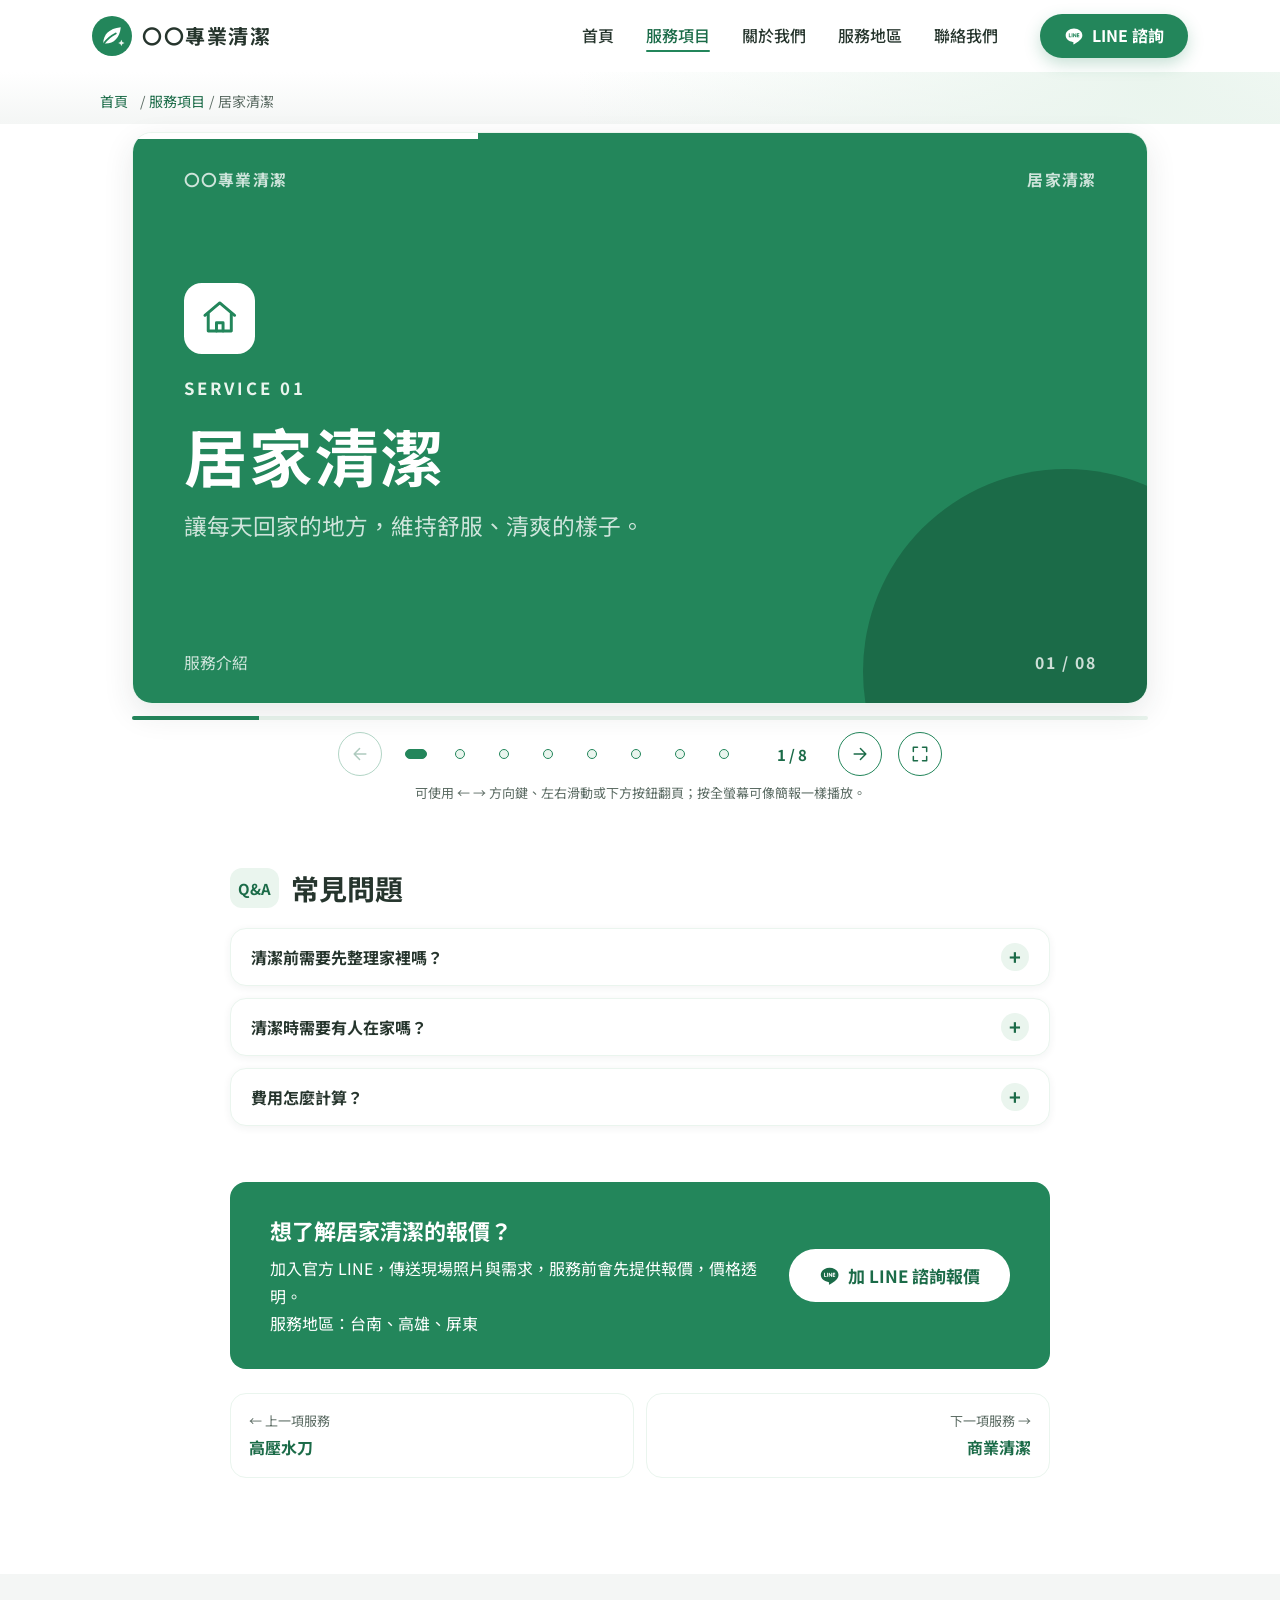
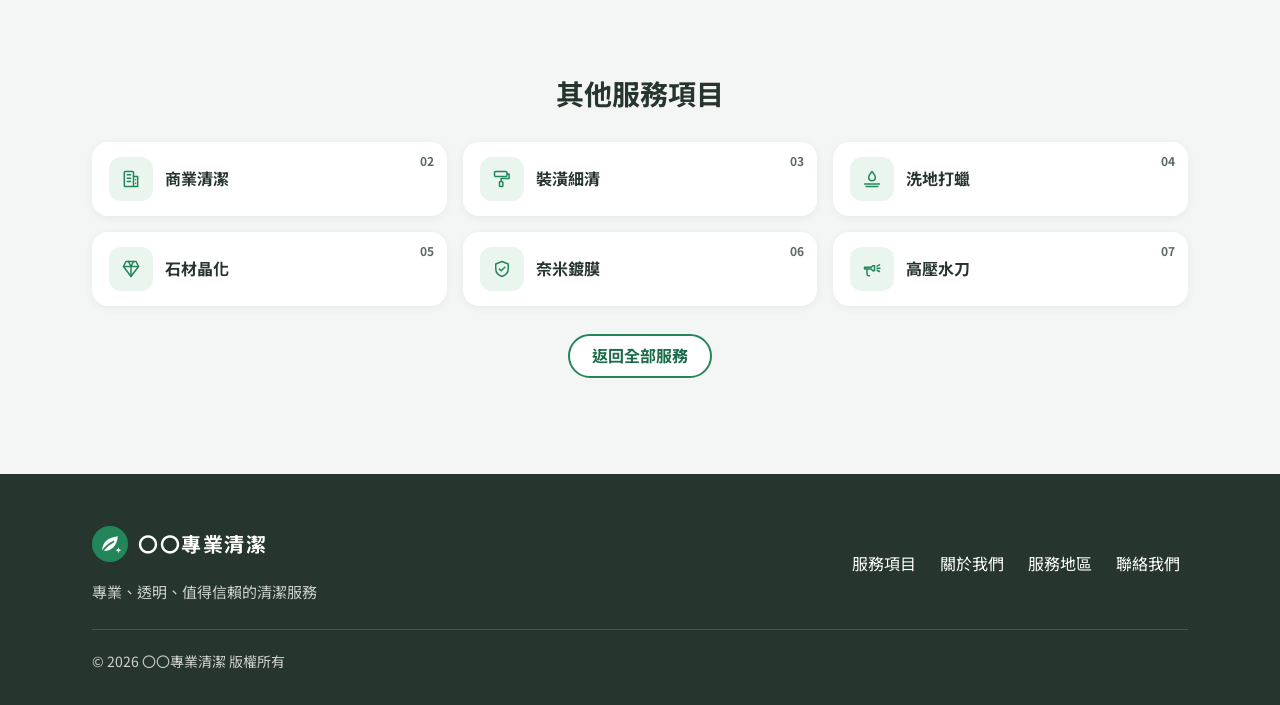
<file: services/home-cleaning.html>
<!DOCTYPE html>
<html lang="zh-Hant-TW">
<head>
  <meta charset="UTF-8">
  <meta name="viewport" content="width=device-width, initial-scale=1">
  <title>居家清潔｜〇〇專業清潔 台南・高雄・屏東</title>
  <meta name="description" content="〇〇專業清潔居家清潔服務：客廳、臥室、廚房、衛浴、門窗與陽台的整體清潔，使用安全、環保的清潔產品，服務台南、高雄、屏東，服務前提供報價。">
  <meta name="theme-color" content="#23865B">
  <meta property="og:type" content="article">
  <meta property="og:locale" content="zh_TW">
  <meta property="og:title" content="居家清潔｜〇〇專業清潔">
  <meta property="og:description" content="讓每天回家的地方，維持舒服、清爽的樣子。">
  <meta property="og:image" content="../images/og-image.png">
  <link rel="icon" href="../images/favicon.svg" type="image/svg+xml">
  <link rel="preconnect" href="https://fonts.googleapis.com">
  <link rel="preconnect" href="https://fonts.gstatic.com" crossorigin>
  <link href="https://fonts.googleapis.com/css2?family=Noto+Sans+TC:wght@400;500;700&display=swap" rel="stylesheet">
  <link rel="stylesheet" href="../css/style.css">
  <script src="../js/main.js" defer></script>
</head>
<body class="page-article">
  <!-- 本頁依 AGENTS.md「服務文章頁模板」撰寫；修改時請維持段落順序與結構一致 -->
  <svg class="sprite" aria-hidden="true" xmlns="http://www.w3.org/2000/svg">
    <symbol id="i-home" viewBox="0 0 24 24"><path d="M3 10.5 12 3l9 7.5"/><path d="M5 9.5V20h14V9.5"/><path d="M10 20v-5h4v5"/></symbol>
    <symbol id="i-building" viewBox="0 0 24 24"><rect x="4" y="3" width="11" height="18" rx="1"/><path d="M15 9h5v12h-5"/><path d="M7.5 7h4M7.5 11h4M7.5 15h4M17.5 13h0M17.5 17h0"/></symbol>
    <symbol id="i-roller" viewBox="0 0 24 24"><rect x="3" y="3" width="15" height="6" rx="1.5"/><path d="M18 6h2.5v5.5H11V15"/><rect x="9" y="15" width="4" height="6" rx="1"/></symbol>
    <symbol id="i-floor" viewBox="0 0 24 24"><path d="M12 3c2.5 3 4 5.2 4 7a4 4 0 0 1-8 0c0-1.8 1.5-4 4-7Z"/><path d="M3 18h18M5 21h14"/></symbol>
    <symbol id="i-gem" viewBox="0 0 24 24"><path d="M6 3h12l3 6-9 12L3 9l3-6Z"/><path d="M3 9h18M9 3l3 6 3-6M12 9v12"/></symbol>
    <symbol id="i-shield" viewBox="0 0 24 24"><path d="M12 3 4.5 6v5.5c0 4.6 3.1 8.2 7.5 9.5 4.4-1.3 7.5-4.9 7.5-9.5V6L12 3Z"/><path d="m8.8 12 2.2 2.2 4.4-4.4"/></symbol>
    <symbol id="i-spray" viewBox="0 0 24 24"><path d="M3 10h8l2-2h2v6h-2l-2-2H3z"/><path d="M6 12v6a2 2 0 0 0 2 2h1"/><path d="M18 8.5 21 7M18 11h3.5M18 13.5l3 1.5"/></symbol>
    <symbol id="i-bug" viewBox="0 0 24 24"><ellipse cx="12" cy="14" rx="5" ry="6.5"/><path d="M12 7.5V20.5M9.5 5.5 8 3.5M14.5 5.5 16 3.5M7 11H3.5M7 15.5H3.5M17 11h3.5M17 15.5h3.5"/></symbol>
    <symbol id="i-sparkle" viewBox="0 0 24 24"><path d="M12 3l1.8 5.2L19 10l-5.2 1.8L12 17l-1.8-5.2L5 10l5.2-1.8L12 3Z"/><path d="M19 16l.8 2.2L22 19l-2.2.8L19 22l-.8-2.2L16 19l2.2-.8L19 16Z"/></symbol>
    <symbol id="i-expand" viewBox="0 0 24 24"><path d="M4 9V4h5M20 9V4h-5M4 15v5h5M20 15v5h-5"/></symbol>
    <symbol id="i-compress" viewBox="0 0 24 24"><path d="M9 4v5H4M15 4v5h5M9 20v-5H4M15 20v-5h5"/></symbol>
    <symbol id="i-pin" viewBox="0 0 24 24"><path d="M12 21s-7-6.2-7-11.5a7 7 0 0 1 14 0C19 14.8 12 21 12 21Z"/><circle cx="12" cy="9.5" r="2.5"/></symbol>
    <symbol id="i-check" viewBox="0 0 24 24"><circle cx="12" cy="12" r="9"/><path d="m8 12.2 2.8 2.8L16.2 9.6"/></symbol>
    <symbol id="i-leaf" viewBox="0 0 24 24"><path d="M5 19c0-8 5-13 15-14-1 10-6 15-14 15"/><path d="M5 19c3-4 6-7 10-9"/></symbol>
    <symbol id="i-receipt" viewBox="0 0 24 24"><path d="M6 3h12v18l-3-2-3 2-3-2-3 2V3Z"/><path d="M9 8h6M9 12h6M9 16h3"/></symbol>
    <symbol id="i-award" viewBox="0 0 24 24"><circle cx="12" cy="9" r="6"/><path d="m8.5 14 -1.5 7 5-2.5 5 2.5-1.5-7"/></symbol>
    <symbol id="i-chat" viewBox="0 0 24 24"><path d="M4 5h16v11H9l-5 4V5Z"/><path d="M8 9.5h8M8 12.5h5"/></symbol>
    <symbol id="i-phone" viewBox="0 0 24 24"><path d="M5 4h4l2 5-2.5 1.5a11 11 0 0 0 5 5L15 13l5 2v4a1 1 0 0 1-1 1A16 16 0 0 1 4 5a1 1 0 0 1 1-1Z"/></symbol>
    <symbol id="i-mail" viewBox="0 0 24 24"><rect x="3" y="5" width="18" height="14" rx="2"/><path d="m3.5 6.5 8.5 6.5 8.5-6.5"/></symbol>
    <symbol id="i-clock" viewBox="0 0 24 24"><circle cx="12" cy="12" r="9"/><path d="M12 7v5l3 2"/></symbol>
    <symbol id="i-copy" viewBox="0 0 24 24"><rect x="8" y="8" width="12" height="12" rx="2"/><path d="M16 8V5a1 1 0 0 0-1-1H5a1 1 0 0 0-1 1v10a1 1 0 0 0 1 1h3"/></symbol>
    <symbol id="i-arrow-up" viewBox="0 0 24 24"><path d="M12 19V5M5.5 11.5 12 5l6.5 6.5"/></symbol>
    <symbol id="i-line" viewBox="0 0 24 24"><path fill="currentColor" stroke="none" d="M12 3C6.5 3 2 6.6 2 11.1c0 4 3.6 7.4 8.4 8 .3.1.8.2.9.5.1.3.1.7 0 1l-.1.9c0 .3-.2 1 .9.5s5.9-3.5 8-6c1.5-1.6 1.9-3.2 1.9-4.9C22 6.6 17.5 3 12 3Zm-3.8 10.6H6.3c-.3 0-.5-.2-.5-.5V9.3c0-.3.2-.5.5-.5s.5.2.5.5v3.3h1.4c.3 0 .5.2.5.5s-.2.5-.5.5Zm2-.5c0 .3-.2.5-.5.5s-.5-.2-.5-.5V9.3c0-.3.2-.5.5-.5s.5.2.5.5v3.8Zm4.6 0c0 .2-.1.4-.3.5h-.2c-.2 0-.3-.1-.4-.2l-1.9-2.6v2.3c0 .3-.2.5-.5.5s-.5-.2-.5-.5V9.3c0-.2.1-.4.3-.5h.2c.2 0 .3.1.4.2l1.9 2.6V9.3c0-.3.2-.5.5-.5s.5.2.5.5v3.8Zm3.1-2.4c.3 0 .5.2.5.5s-.2.5-.5.5h-1.4v.9h1.4c.3 0 .5.2.5.5s-.2.5-.5.5H16c-.3 0-.5-.2-.5-.5V9.3c0-.3.2-.5.5-.5h1.9c.3 0 .5.2.5.5s-.2.5-.5.5h-1.4v.9h1.4Z"/></symbol>
  </svg>

  <a class="skip-link" href="#main">跳至主要內容</a>

  <!-- ===== Header ===== -->
  <header class="header" id="top">
    <div class="container header__inner">
      <a class="brand" href="../index.html" aria-label="〇〇專業清潔 回到首頁">
        <img class="brand__mark" src="../images/logo-mark.svg" alt="" width="40" height="40">
        <span class="brand__name">〇〇專業清潔</span>
      </a>

      <button class="nav-toggle" type="button" aria-expanded="false" aria-controls="site-nav" aria-label="開啟選單">
        <span class="nav-toggle__bar"></span>
        <span class="nav-toggle__bar"></span>
        <span class="nav-toggle__bar"></span>
      </button>

      <nav class="nav" id="site-nav" aria-label="主要導覽">
        <ul class="nav__list">
          <li><a class="nav__link" href="../index.html#home">首頁</a></li>
          <li><a class="nav__link is-active" href="../index.html#services" aria-current="true">服務項目</a></li>
          <li><a class="nav__link" href="../index.html#about">關於我們</a></li>
          <li><a class="nav__link" href="../index.html#areas">服務地區</a></li>
          <li><a class="nav__link" href="../index.html#contact">聯絡我們</a></li>
        </ul>
        <a class="btn btn--line nav__cta" href="https://line.me/R/ti/p/@803szfqa" target="_blank" rel="noopener">
          <svg class="icon" aria-hidden="true"><use href="#i-line"></use></svg>LINE 諮詢
        </a>
      </nav>
    </div>
  </header>

  <main id="main">
    <!-- ===== Article Hero ===== -->
    <section class="article-hero" aria-label="頁面位置">
      <div class="container">
        <nav class="breadcrumb" aria-label="麵包屑">
          <ol>
            <li><a href="../index.html">首頁</a></li>
            <li><a href="../index.html#services">服務項目</a></li>
            <li aria-current="page">居家清潔</li>
          </ol>
        </nav>
      </div>
    </section>

    <article class="article">
      <div class="container article__body">

        <!-- 1–5. 網頁簡報（投影片）：結構見 AGENTS.md 第 6 節 -->
        <section class="deck" aria-roledescription="carousel" aria-label="居家清潔 服務簡報" tabindex="0">
          <div class="deck__viewport">
            <div class="deck__track">
              <div class="slide slide--cover" role="group" aria-roledescription="slide" aria-label="第 1 張，共 8 張：封面">
                <div class="slide__top"><span>〇〇專業清潔</span><span>居家清潔</span></div>
                <div class="slide__cover">
                  <span class="slide__cover-icon"><svg class="icon" aria-hidden="true"><use href="#i-home"></use></svg></span>
                  <p class="slide__eyebrow">SERVICE 01</p>
                  <h1 class="slide__cover-title" id="article-title">居家清潔</h1>
                  <p class="slide__cover-sub">讓每天回家的地方，維持舒服、清爽的樣子。</p>
                </div>
                <div class="slide__foot"><span>服務介紹</span><span class="slide__page">01 / 08</span></div>
              </div>
              <div class="slide " role="group" aria-roledescription="slide" aria-label="第 2 張，共 8 張：服務說明">
                <div class="slide__top"><span>〇〇專業清潔</span><span>居家清潔</span></div>
                <header class="slide__head"><p class="slide__eyebrow">01</p><h2 class="slide__title">服務說明</h2></header><div class="slide__body slide__prose"><p>居家清潔是針對住家各個空間所做的整體清潔，範圍涵蓋客廳、臥室、廚房、衛浴、門窗與陽台。和平常順手的打掃不同，居家清潔會依照固定的順序進行：由高處到低處、由乾區到濕區，把日常容易忽略的角落一併處理，像是門框上緣、櫃子頂端、浴室玻璃的水垢，以及廚房檯面與牆面的油污。</p><p>對雙薪家庭、家中有長輩或幼兒的家庭來說，把清潔交給專人處理，就能把時間留給更重要的人與事。〇〇專業清潔使用安全、環保的清潔產品，讓家人在清潔完成後，也能安心地生活在其中。</p></div>
                <div class="slide__foot"><span>01 服務說明</span><span class="slide__page">02 / 08</span></div>
              </div>
              <div class="slide " role="group" aria-roledescription="slide" aria-label="第 3 張，共 8 張：適合哪些情況">
                <div class="slide__top"><span>〇〇專業清潔</span><span>居家清潔</span></div>
                <header class="slide__head"><p class="slide__eyebrow">02</p><h2 class="slide__title">適合哪些情況</h2></header><ul class="slide__body slide__grid"><li class="slide-card"><svg class="icon" aria-hidden="true"><use href="#i-check"></use></svg><div><h3>平日忙碌，假日只想休息</h3><p>工作與家務兩頭燒，希望週末能真正放鬆。</p></div></li><li class="slide-card"><svg class="icon" aria-hidden="true"><use href="#i-check"></use></svg><div><h3>家中有長輩、幼兒或寵物</h3><p>希望居家環境更衛生，減少灰塵與髒污累積。</p></div></li><li class="slide-card"><svg class="icon" aria-hidden="true"><use href="#i-check"></use></svg><div><h3>年節、換季大掃除</h3><p>過年前或季節交替時，想一次把家裡整理乾淨。</p></div></li><li class="slide-card"><svg class="icon" aria-hidden="true"><use href="#i-check"></use></svg><div><h3>搬家前後、入住或退租</h3><p>空屋入住前或退租交屋前的整體清潔。</p></div></li></ul>
                <div class="slide__foot"><span>02 適合哪些情況</span><span class="slide__page">03 / 08</span></div>
              </div>
              <div class="slide slide--story" role="group" aria-roledescription="slide" aria-label="第 4 張，共 8 張：情境故事（上）">
                <div class="slide__top"><span>〇〇專業清潔</span><span>居家清潔</span></div>
                <header class="slide__head"><p class="slide__eyebrow">03 情境故事・上</p><h2 class="slide__title">週末，終於不用再打掃了</h2></header><div class="slide__body slide__prose"><p class="slide__tag">情境示意</p><p>住在高雄的陳先生和太太都是上班族，孩子今年剛上小學。平日下班回到家，兩人只能勉強把東西歸位；到了週末，原本想帶孩子出門走走，卻總被堆了一週的家務綁在家裡。</p><p>浴室的玻璃門漸漸變得霧霧的，廚房抽屜的邊緣摸起來黏黏的。某個週日午後，陳太太看著孩子趴在地板上畫畫，心裡突然冒出一個念頭：「這片地板，真的乾淨嗎？」</p></div>
                <div class="slide__foot"><span>03 情境故事</span><span class="slide__page">04 / 08</span></div>
              </div>
              <div class="slide slide--story" role="group" aria-roledescription="slide" aria-label="第 5 張，共 8 張：情境故事（下）">
                <div class="slide__top"><span>〇〇專業清潔</span><span>居家清潔</span></div>
                <header class="slide__head"><p class="slide__eyebrow">03 情境故事・下</p><h2 class="slide__title">週末，終於不用再打掃了</h2></header><div class="slide__body slide__prose"><p>那天晚上，她用 LINE 傳了幾張家裡的照片，說明格局和最在意的地方。服務前就先收到報價，清楚知道費用後，夫妻倆才放心安排時間。</p><p>清潔當天，他們帶著孩子去了公園。傍晚回到家，玻璃門重新變得透亮，廚房的檯面乾乾淨淨。孩子脫了鞋就往客廳跑，陳太太這次沒有喊住他。那是很久以來，他們第一個沒有在打掃中度過的週末。</p><p class="slide__note">※ 本故事為說明服務情境所撰寫，人物與情節皆為虛構，並非真實客戶案例。</p></div>
                <div class="slide__foot"><span>03 情境故事</span><span class="slide__page">05 / 08</span></div>
              </div>
              <div class="slide " role="group" aria-roledescription="slide" aria-label="第 6 張，共 8 張：服務重點">
                <div class="slide__top"><span>〇〇專業清潔</span><span>居家清潔</span></div>
                <header class="slide__head"><p class="slide__eyebrow">04</p><h2 class="slide__title">服務重點</h2></header><ol class="slide__body slide__steps"><li><span class="slide__step-num">1</span><div><h3>客廳與臥室</h3><p>家具表面擦拭、地面吸塵與拖地、門框與櫃頂除塵。</p></div></li><li><span class="slide__step-num">2</span><div><h3>廚房</h3><p>檯面、水槽、櫥櫃外觀與爐具周邊的油污清潔。</p></div></li><li><span class="slide__step-num">3</span><div><h3>衛浴</h3><p>馬桶、洗手台、牆面磁磚、地面與玻璃隔間的清潔。</p></div></li><li><span class="slide__step-num">4</span><div><h3>門窗</h3><p>窗框、窗溝與玻璃的擦拭。</p></div></li><li><span class="slide__step-num">5</span><div><h3>陽台</h3><p>地面與欄杆的清潔。</p></div></li></ol><p class="slide__note">實際服務內容依現場狀況而定，並以服務前提供的報價內容為準。</p>
                <div class="slide__foot"><span>04 服務重點</span><span class="slide__page">06 / 08</span></div>
              </div>
              <div class="slide " role="group" aria-roledescription="slide" aria-label="第 7 張，共 8 張：日常保養小提醒">
                <div class="slide__top"><span>〇〇專業清潔</span><span>居家清潔</span></div>
                <header class="slide__head"><p class="slide__eyebrow">05</p><h2 class="slide__title">日常保養小提醒</h2></header><ul class="slide__body slide__tips"><li><svg class="icon" aria-hidden="true"><use href="#i-leaf"></use></svg><span>洗完澡後用刮刀把玻璃與牆面的水刮掉，可以大幅減少水垢累積。</span></li><li><svg class="icon" aria-hidden="true"><use href="#i-leaf"></use></svg><span>廚房油污趁還溫熱時擦拭，會比放涼凝固後好清理許多。</span></li><li><svg class="icon" aria-hidden="true"><use href="#i-leaf"></use></svg><span>每週固定整理一個區域，會比一次大掃除輕鬆。</span></li></ul>
                <div class="slide__foot"><span>05 日常保養小提醒</span><span class="slide__page">07 / 08</span></div>
              </div>
              <div class="slide slide--end" role="group" aria-roledescription="slide" aria-label="第 8 張，共 8 張：結尾">
                <div class="slide__top"><span>〇〇專業清潔</span><span>居家清潔</span></div>
                <div class="slide__cover">
                  <p class="slide__eyebrow">THANK YOU</p>
                  <h2 class="slide__cover-title">想了解居家清潔的報價？</h2>
                  <p class="slide__cover-sub">服務前先提供報價・價格透明<br>服務地區：台南、高雄、屏東</p>
                  <div class="slide__actions">
                    <a class="btn btn--light" href="https://line.me/R/ti/p/@803szfqa" target="_blank" rel="noopener"><svg class="icon" aria-hidden="true"><use href="#i-line"></use></svg>加 LINE 諮詢報價</a>
                    <a class="btn btn--ghost-light" href="#sec-faq">看常見問題 ↓</a>
                  </div>
                </div>
                <div class="slide__foot"><span>〇〇專業清潔</span><span class="slide__page">08 / 08</span></div>
              </div>
            </div>
          </div>
          <div class="deck__progress" aria-hidden="true"><span class="deck__progress-bar"></span></div>
          <div class="deck__controls">
            <button class="deck__btn deck__btn--prev" type="button" aria-label="上一張投影片"><svg class="icon deck__arrow deck__arrow--left" aria-hidden="true"><use href="#i-arrow-up"></use></svg></button>
            <div class="deck__dots" role="group" aria-label="選擇投影片"></div>
            <span class="deck__count" aria-live="polite">1 / 8</span>
            <button class="deck__btn deck__btn--next" type="button" aria-label="下一張投影片"><svg class="icon deck__arrow deck__arrow--right" aria-hidden="true"><use href="#i-arrow-up"></use></svg></button>
            <button class="deck__btn deck__btn--fs" type="button" aria-label="全螢幕播放"><svg class="icon" aria-hidden="true"><use href="#i-expand"></use></svg></button>
          </div>
          <p class="deck__hint">可使用 ← → 方向鍵、左右滑動或下方按鈕翻頁；按全螢幕可像簡報一樣播放。</p>
        </section>

        <!-- 6. 常見問題 -->
        <section class="article-section" aria-labelledby="sec-faq">
          <h2 class="article-section__title" id="sec-faq"><span>Q&amp;A</span>常見問題</h2>
          <div class="faqs">
          <details class="faq">
            <summary class="faq__q">清潔前需要先整理家裡嗎？</summary>
            <p class="faq__a">建議先將貴重物品與私人物品收好，雜物稍微歸位，清潔時就能更專注在髒污處理上。</p>
          </details>
          <details class="faq">
            <summary class="faq__q">清潔時需要有人在家嗎？</summary>
            <p class="faq__a">可以在 LINE 諮詢時提出您的需求與方便的安排方式，我們再與您討論。</p>
          </details>
          <details class="faq">
            <summary class="faq__q">費用怎麼計算？</summary>
            <p class="faq__a">費用會依空間大小、現場狀況與服務範圍而有所不同。我們會在服務前先提供報價，讓您清楚了解費用後再決定是否安排，價格透明。</p>
          </details>
          </div>
        </section>

        <!-- 7. 諮詢 CTA -->
        <aside class="article-cta" aria-label="諮詢居家清潔">
          <div>
            <h2 class="article-cta__title">想了解居家清潔的報價？</h2>
            <p class="article-cta__text">加入官方 LINE，傳送現場照片與需求，服務前會先提供報價，價格透明。<br>服務地區：台南、高雄、屏東</p>
          </div>
          <a class="btn btn--line btn--lg" href="https://line.me/R/ti/p/@803szfqa" target="_blank" rel="noopener"><svg class="icon" aria-hidden="true"><use href="#i-line"></use></svg>加 LINE 諮詢報價</a>
        </aside>

        <nav class="article-pager" aria-label="上一篇與下一篇服務">
          <a class="article-pager__link" href="high-pressure-washing.html"><span class="article-pager__dir">← 上一項服務</span><span class="article-pager__name">高壓水刀</span></a>
          <a class="article-pager__link article-pager__link--next" href="commercial-cleaning.html"><span class="article-pager__dir">下一項服務 →</span><span class="article-pager__name">商業清潔</span></a>
        </nav>
      </div>
    </article>

    <!-- ===== 其他服務 ===== -->
    <section class="section other-services" aria-labelledby="other-title">
      <div class="container">
        <h2 class="other-services__title" id="other-title">其他服務項目</h2>
        <ul class="other-services__grid">
          <li><a class="other-card" href="commercial-cleaning.html">
            <span class="other-card__icon"><svg class="icon" aria-hidden="true"><use href="#i-building"></use></svg></span>
            <span class="other-card__num">02</span>
            <span class="other-card__name">商業清潔</span>
          </a></li>
          <li><a class="other-card" href="renovation-cleaning.html">
            <span class="other-card__icon"><svg class="icon" aria-hidden="true"><use href="#i-roller"></use></svg></span>
            <span class="other-card__num">03</span>
            <span class="other-card__name">裝潢細清</span>
          </a></li>
          <li><a class="other-card" href="floor-waxing.html">
            <span class="other-card__icon"><svg class="icon" aria-hidden="true"><use href="#i-floor"></use></svg></span>
            <span class="other-card__num">04</span>
            <span class="other-card__name">洗地打蠟</span>
          </a></li>
          <li><a class="other-card" href="stone-crystallization.html">
            <span class="other-card__icon"><svg class="icon" aria-hidden="true"><use href="#i-gem"></use></svg></span>
            <span class="other-card__num">05</span>
            <span class="other-card__name">石材晶化</span>
          </a></li>
          <li><a class="other-card" href="nano-coating.html">
            <span class="other-card__icon"><svg class="icon" aria-hidden="true"><use href="#i-shield"></use></svg></span>
            <span class="other-card__num">06</span>
            <span class="other-card__name">奈米鍍膜</span>
          </a></li>
          <li><a class="other-card" href="high-pressure-washing.html">
            <span class="other-card__icon"><svg class="icon" aria-hidden="true"><use href="#i-spray"></use></svg></span>
            <span class="other-card__num">07</span>
            <span class="other-card__name">高壓水刀</span>
          </a></li>
        </ul>
        <p class="other-services__back"><a class="btn btn--outline" href="../index.html#services">返回全部服務</a></p>
      </div>
    </section>
  </main>

  <!-- ===== Footer ===== -->
  <footer class="footer">
    <div class="container footer__inner">
      <div class="footer__brand">
        <a class="brand brand--light" href="../index.html">
          <img class="brand__mark" src="../images/logo-mark.svg" alt="" width="36" height="36">
          <span class="brand__name">〇〇專業清潔</span>
        </a>
        <p class="footer__tagline">專業、透明、值得信賴的清潔服務</p>
      </div>
      <nav class="footer__nav" aria-label="頁尾導覽">
        <a href="../index.html#services">服務項目</a>
        <a href="../index.html#about">關於我們</a>
        <a href="../index.html#areas">服務地區</a>
        <a href="../index.html#contact">聯絡我們</a>
      </nav>
      <p class="footer__copy">© <span id="year">2026</span> 〇〇專業清潔 版權所有</p>
    </div>
  </footer>

  <a class="float-line" href="https://line.me/R/ti/p/@803szfqa" target="_blank" rel="noopener" aria-label="加入〇〇專業清潔官方 LINE">
    <svg class="icon" aria-hidden="true"><use href="#i-line"></use></svg>
  </a>

  <button class="to-top" type="button" aria-label="回到頁面頂端">
    <svg class="icon" aria-hidden="true"><use href="#i-arrow-up"></use></svg>
  </button>

  <div class="toast" role="status" aria-live="polite"></div>
</body>
</html>
</file>
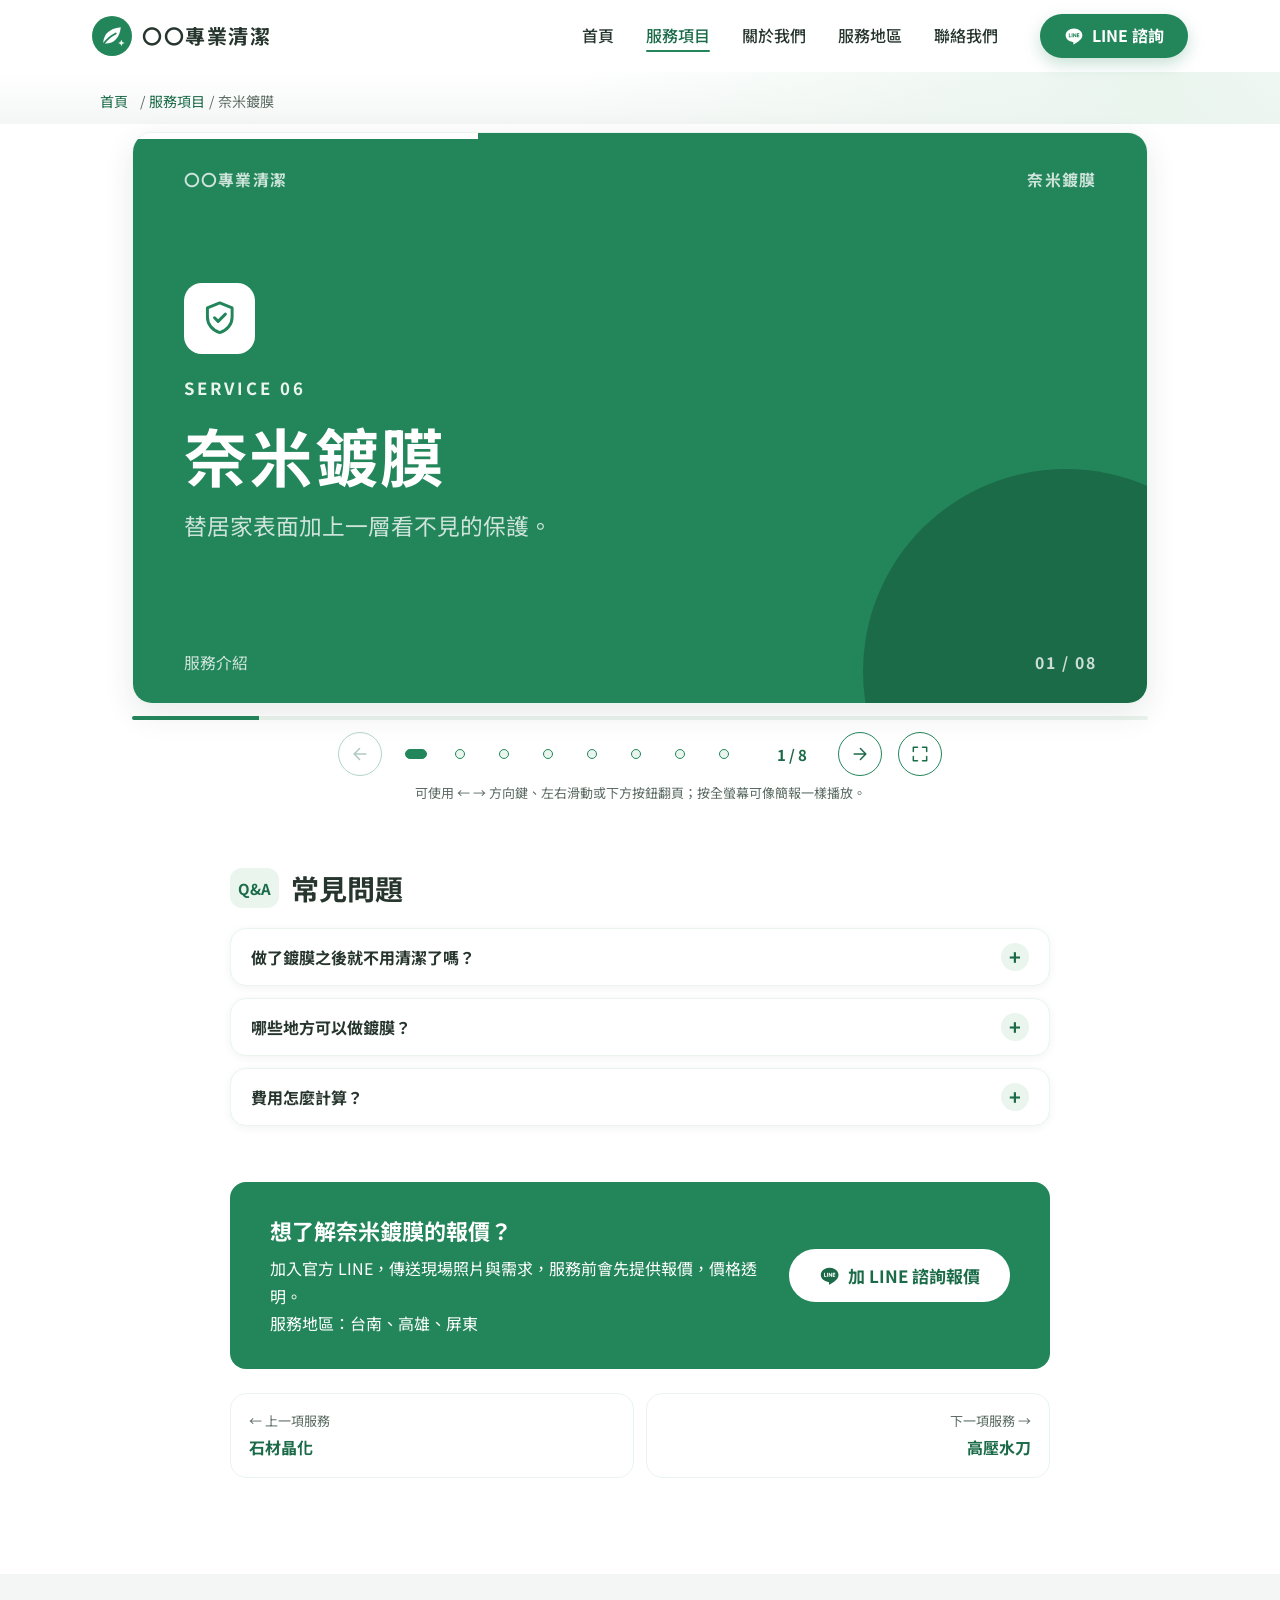
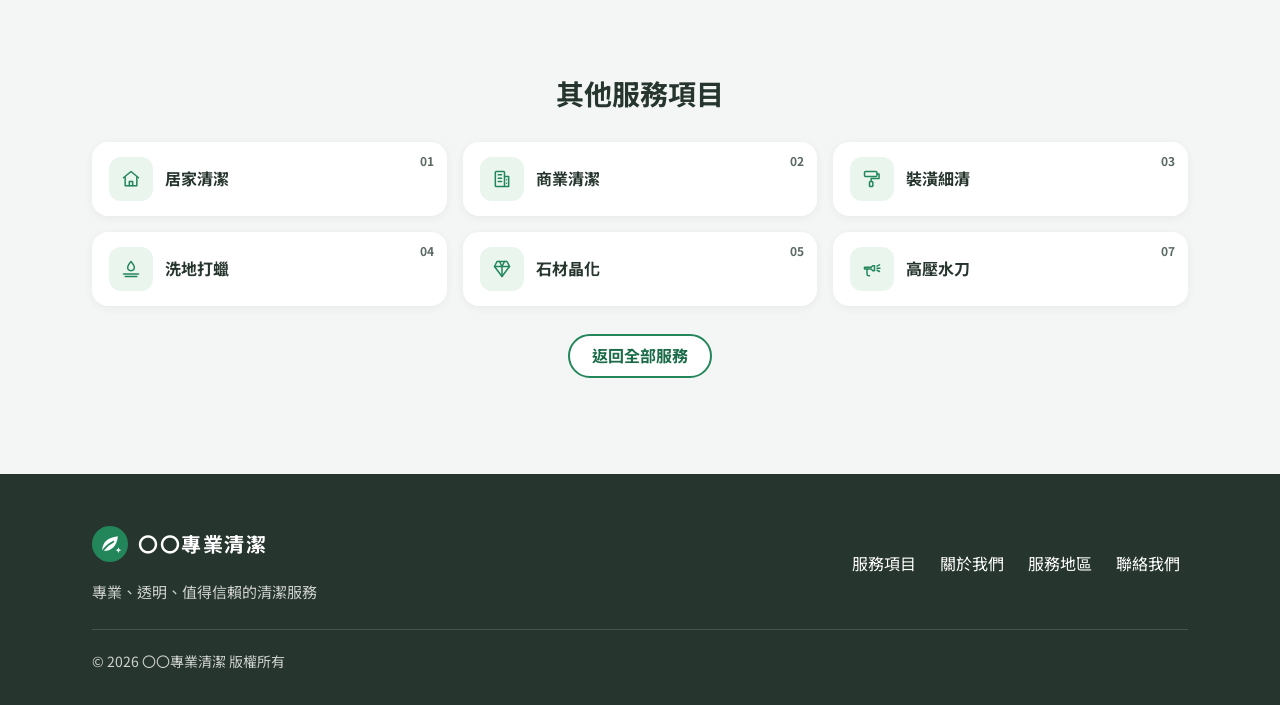
<file: services/nano-coating.html>
<!DOCTYPE html>
<html lang="zh-Hant-TW">
<head>
  <meta charset="UTF-8">
  <meta name="viewport" content="width=device-width, initial-scale=1">
  <title>奈米鍍膜｜〇〇專業清潔 台南・高雄・屏東</title>
  <meta name="description" content="〇〇專業清潔奈米鍍膜服務：在玻璃、磁磚、不鏽鋼與檯面塗布奈米防護液形成保護層，降低水垢與油污附著，服務台南、高雄、屏東，服務前提供報價。">
  <meta name="theme-color" content="#23865B">
  <meta property="og:type" content="article">
  <meta property="og:locale" content="zh_TW">
  <meta property="og:title" content="奈米鍍膜｜〇〇專業清潔">
  <meta property="og:description" content="替居家表面加上一層看不見的保護。">
  <meta property="og:image" content="../images/og-image.png">
  <link rel="icon" href="../images/favicon.svg" type="image/svg+xml">
  <link rel="preconnect" href="https://fonts.googleapis.com">
  <link rel="preconnect" href="https://fonts.gstatic.com" crossorigin>
  <link href="https://fonts.googleapis.com/css2?family=Noto+Sans+TC:wght@400;500;700&display=swap" rel="stylesheet">
  <link rel="stylesheet" href="../css/style.css">
  <script src="../js/main.js" defer></script>
</head>
<body class="page-article">
  <!-- 本頁依 AGENTS.md「服務文章頁模板」撰寫；修改時請維持段落順序與結構一致 -->
  <svg class="sprite" aria-hidden="true" xmlns="http://www.w3.org/2000/svg">
    <symbol id="i-home" viewBox="0 0 24 24"><path d="M3 10.5 12 3l9 7.5"/><path d="M5 9.5V20h14V9.5"/><path d="M10 20v-5h4v5"/></symbol>
    <symbol id="i-building" viewBox="0 0 24 24"><rect x="4" y="3" width="11" height="18" rx="1"/><path d="M15 9h5v12h-5"/><path d="M7.5 7h4M7.5 11h4M7.5 15h4M17.5 13h0M17.5 17h0"/></symbol>
    <symbol id="i-roller" viewBox="0 0 24 24"><rect x="3" y="3" width="15" height="6" rx="1.5"/><path d="M18 6h2.5v5.5H11V15"/><rect x="9" y="15" width="4" height="6" rx="1"/></symbol>
    <symbol id="i-floor" viewBox="0 0 24 24"><path d="M12 3c2.5 3 4 5.2 4 7a4 4 0 0 1-8 0c0-1.8 1.5-4 4-7Z"/><path d="M3 18h18M5 21h14"/></symbol>
    <symbol id="i-gem" viewBox="0 0 24 24"><path d="M6 3h12l3 6-9 12L3 9l3-6Z"/><path d="M3 9h18M9 3l3 6 3-6M12 9v12"/></symbol>
    <symbol id="i-shield" viewBox="0 0 24 24"><path d="M12 3 4.5 6v5.5c0 4.6 3.1 8.2 7.5 9.5 4.4-1.3 7.5-4.9 7.5-9.5V6L12 3Z"/><path d="m8.8 12 2.2 2.2 4.4-4.4"/></symbol>
    <symbol id="i-spray" viewBox="0 0 24 24"><path d="M3 10h8l2-2h2v6h-2l-2-2H3z"/><path d="M6 12v6a2 2 0 0 0 2 2h1"/><path d="M18 8.5 21 7M18 11h3.5M18 13.5l3 1.5"/></symbol>
    <symbol id="i-bug" viewBox="0 0 24 24"><ellipse cx="12" cy="14" rx="5" ry="6.5"/><path d="M12 7.5V20.5M9.5 5.5 8 3.5M14.5 5.5 16 3.5M7 11H3.5M7 15.5H3.5M17 11h3.5M17 15.5h3.5"/></symbol>
    <symbol id="i-sparkle" viewBox="0 0 24 24"><path d="M12 3l1.8 5.2L19 10l-5.2 1.8L12 17l-1.8-5.2L5 10l5.2-1.8L12 3Z"/><path d="M19 16l.8 2.2L22 19l-2.2.8L19 22l-.8-2.2L16 19l2.2-.8L19 16Z"/></symbol>
    <symbol id="i-expand" viewBox="0 0 24 24"><path d="M4 9V4h5M20 9V4h-5M4 15v5h5M20 15v5h-5"/></symbol>
    <symbol id="i-compress" viewBox="0 0 24 24"><path d="M9 4v5H4M15 4v5h5M9 20v-5H4M15 20v-5h5"/></symbol>
    <symbol id="i-pin" viewBox="0 0 24 24"><path d="M12 21s-7-6.2-7-11.5a7 7 0 0 1 14 0C19 14.8 12 21 12 21Z"/><circle cx="12" cy="9.5" r="2.5"/></symbol>
    <symbol id="i-check" viewBox="0 0 24 24"><circle cx="12" cy="12" r="9"/><path d="m8 12.2 2.8 2.8L16.2 9.6"/></symbol>
    <symbol id="i-leaf" viewBox="0 0 24 24"><path d="M5 19c0-8 5-13 15-14-1 10-6 15-14 15"/><path d="M5 19c3-4 6-7 10-9"/></symbol>
    <symbol id="i-receipt" viewBox="0 0 24 24"><path d="M6 3h12v18l-3-2-3 2-3-2-3 2V3Z"/><path d="M9 8h6M9 12h6M9 16h3"/></symbol>
    <symbol id="i-award" viewBox="0 0 24 24"><circle cx="12" cy="9" r="6"/><path d="m8.5 14 -1.5 7 5-2.5 5 2.5-1.5-7"/></symbol>
    <symbol id="i-chat" viewBox="0 0 24 24"><path d="M4 5h16v11H9l-5 4V5Z"/><path d="M8 9.5h8M8 12.5h5"/></symbol>
    <symbol id="i-phone" viewBox="0 0 24 24"><path d="M5 4h4l2 5-2.5 1.5a11 11 0 0 0 5 5L15 13l5 2v4a1 1 0 0 1-1 1A16 16 0 0 1 4 5a1 1 0 0 1 1-1Z"/></symbol>
    <symbol id="i-mail" viewBox="0 0 24 24"><rect x="3" y="5" width="18" height="14" rx="2"/><path d="m3.5 6.5 8.5 6.5 8.5-6.5"/></symbol>
    <symbol id="i-clock" viewBox="0 0 24 24"><circle cx="12" cy="12" r="9"/><path d="M12 7v5l3 2"/></symbol>
    <symbol id="i-copy" viewBox="0 0 24 24"><rect x="8" y="8" width="12" height="12" rx="2"/><path d="M16 8V5a1 1 0 0 0-1-1H5a1 1 0 0 0-1 1v10a1 1 0 0 0 1 1h3"/></symbol>
    <symbol id="i-arrow-up" viewBox="0 0 24 24"><path d="M12 19V5M5.5 11.5 12 5l6.5 6.5"/></symbol>
    <symbol id="i-line" viewBox="0 0 24 24"><path fill="currentColor" stroke="none" d="M12 3C6.5 3 2 6.6 2 11.1c0 4 3.6 7.4 8.4 8 .3.1.8.2.9.5.1.3.1.7 0 1l-.1.9c0 .3-.2 1 .9.5s5.9-3.5 8-6c1.5-1.6 1.9-3.2 1.9-4.9C22 6.6 17.5 3 12 3Zm-3.8 10.6H6.3c-.3 0-.5-.2-.5-.5V9.3c0-.3.2-.5.5-.5s.5.2.5.5v3.3h1.4c.3 0 .5.2.5.5s-.2.5-.5.5Zm2-.5c0 .3-.2.5-.5.5s-.5-.2-.5-.5V9.3c0-.3.2-.5.5-.5s.5.2.5.5v3.8Zm4.6 0c0 .2-.1.4-.3.5h-.2c-.2 0-.3-.1-.4-.2l-1.9-2.6v2.3c0 .3-.2.5-.5.5s-.5-.2-.5-.5V9.3c0-.2.1-.4.3-.5h.2c.2 0 .3.1.4.2l1.9 2.6V9.3c0-.3.2-.5.5-.5s.5.2.5.5v3.8Zm3.1-2.4c.3 0 .5.2.5.5s-.2.5-.5.5h-1.4v.9h1.4c.3 0 .5.2.5.5s-.2.5-.5.5H16c-.3 0-.5-.2-.5-.5V9.3c0-.3.2-.5.5-.5h1.9c.3 0 .5.2.5.5s-.2.5-.5.5h-1.4v.9h1.4Z"/></symbol>
  </svg>

  <a class="skip-link" href="#main">跳至主要內容</a>

  <!-- ===== Header ===== -->
  <header class="header" id="top">
    <div class="container header__inner">
      <a class="brand" href="../index.html" aria-label="〇〇專業清潔 回到首頁">
        <img class="brand__mark" src="../images/logo-mark.svg" alt="" width="40" height="40">
        <span class="brand__name">〇〇專業清潔</span>
      </a>

      <button class="nav-toggle" type="button" aria-expanded="false" aria-controls="site-nav" aria-label="開啟選單">
        <span class="nav-toggle__bar"></span>
        <span class="nav-toggle__bar"></span>
        <span class="nav-toggle__bar"></span>
      </button>

      <nav class="nav" id="site-nav" aria-label="主要導覽">
        <ul class="nav__list">
          <li><a class="nav__link" href="../index.html#home">首頁</a></li>
          <li><a class="nav__link is-active" href="../index.html#services" aria-current="true">服務項目</a></li>
          <li><a class="nav__link" href="../index.html#about">關於我們</a></li>
          <li><a class="nav__link" href="../index.html#areas">服務地區</a></li>
          <li><a class="nav__link" href="../index.html#contact">聯絡我們</a></li>
        </ul>
        <a class="btn btn--line nav__cta" href="https://line.me/R/ti/p/@803szfqa" target="_blank" rel="noopener">
          <svg class="icon" aria-hidden="true"><use href="#i-line"></use></svg>LINE 諮詢
        </a>
      </nav>
    </div>
  </header>

  <main id="main">
    <!-- ===== Article Hero ===== -->
    <section class="article-hero" aria-label="頁面位置">
      <div class="container">
        <nav class="breadcrumb" aria-label="麵包屑">
          <ol>
            <li><a href="../index.html">首頁</a></li>
            <li><a href="../index.html#services">服務項目</a></li>
            <li aria-current="page">奈米鍍膜</li>
          </ol>
        </nav>
      </div>
    </section>

    <article class="article">
      <div class="container article__body">

        <!-- 1–5. 網頁簡報（投影片）：結構見 AGENTS.md 第 6 節 -->
        <section class="deck" aria-roledescription="carousel" aria-label="奈米鍍膜 服務簡報" tabindex="0">
          <div class="deck__viewport">
            <div class="deck__track">
              <div class="slide slide--cover" role="group" aria-roledescription="slide" aria-label="第 1 張，共 8 張：封面">
                <div class="slide__top"><span>〇〇專業清潔</span><span>奈米鍍膜</span></div>
                <div class="slide__cover">
                  <span class="slide__cover-icon"><svg class="icon" aria-hidden="true"><use href="#i-shield"></use></svg></span>
                  <p class="slide__eyebrow">SERVICE 06</p>
                  <h1 class="slide__cover-title" id="article-title">奈米鍍膜</h1>
                  <p class="slide__cover-sub">替居家表面加上一層看不見的保護。</p>
                </div>
                <div class="slide__foot"><span>服務介紹</span><span class="slide__page">01 / 08</span></div>
              </div>
              <div class="slide " role="group" aria-roledescription="slide" aria-label="第 2 張，共 8 張：服務說明">
                <div class="slide__top"><span>〇〇專業清潔</span><span>奈米鍍膜</span></div>
                <header class="slide__head"><p class="slide__eyebrow">01</p><h2 class="slide__title">服務說明</h2></header><div class="slide__body slide__prose"><p>浴室玻璃卡水垢、廚房檯面沾上油漬，就算勤勞打掃，時間久了還是會留下痕跡。這些問題多半來自水氣與油脂滲入建材表面肉眼看不見的細小孔隙，一旦滲入就很難清除。</p><p>奈米鍍膜是將奈米級防護液均勻塗布在玻璃、磁磚、不鏽鋼與檯面上，在材質表面形成一層保護層，降低水垢與油污附著，讓髒污停留在表層。日後清潔時，多半以擦拭或中性清潔劑就能處理，減少刷洗的力氣，也減少對強效清潔劑的依賴。</p></div>
                <div class="slide__foot"><span>01 服務說明</span><span class="slide__page">02 / 08</span></div>
              </div>
              <div class="slide " role="group" aria-roledescription="slide" aria-label="第 3 張，共 8 張：適合哪些情況">
                <div class="slide__top"><span>〇〇專業清潔</span><span>奈米鍍膜</span></div>
                <header class="slide__head"><p class="slide__eyebrow">02</p><h2 class="slide__title">適合哪些情況</h2></header><ul class="slide__body slide__grid"><li class="slide-card"><svg class="icon" aria-hidden="true"><use href="#i-check"></use></svg><div><h3>浴室玻璃易卡水垢</h3><p>乾濕分離玻璃總是有白色水痕。</p></div></li><li class="slide-card"><svg class="icon" aria-hidden="true"><use href="#i-check"></use></svg><div><h3>廚房檯面與不鏽鋼</h3><p>油污容易附著、難以清理。</p></div></li><li class="slide-card"><svg class="icon" aria-hidden="true"><use href="#i-check"></use></svg><div><h3>新屋入住或裝潢完工後</h3><p>趁建材還新的時候先做好保護。</p></div></li><li class="slide-card"><svg class="icon" aria-hidden="true"><use href="#i-check"></use></svg><div><h3>梅雨季前</h3><p>潮濕季節來臨前，預先做好防護。</p></div></li></ul>
                <div class="slide__foot"><span>02 適合哪些情況</span><span class="slide__page">03 / 08</span></div>
              </div>
              <div class="slide slide--story" role="group" aria-roledescription="slide" aria-label="第 4 張，共 8 張：情境故事（上）">
                <div class="slide__top"><span>〇〇專業清潔</span><span>奈米鍍膜</span></div>
                <header class="slide__head"><p class="slide__eyebrow">03 情境故事・上</p><h2 class="slide__title">不用再和水垢拔河</h2></header><div class="slide__body slide__prose"><p class="slide__tag">情境示意</p><p>周小姐以前租的房子，浴室有一面乾濕分離的玻璃。每到週末，她就拿著清潔劑和菜瓜布刷上半個小時，但沒過幾天，玻璃上又會浮出一圈一圈的白色水痕。</p><p>今年，她在高雄買了自己的小套房。交屋那天，她站在嶄新的浴室裡，看著透亮的玻璃，第一個念頭是：「這次，我不想再跟水垢拔河了。」</p></div>
                <div class="slide__foot"><span>03 情境故事</span><span class="slide__page">04 / 08</span></div>
              </div>
              <div class="slide slide--story" role="group" aria-roledescription="slide" aria-label="第 5 張，共 8 張：情境故事（下）">
                <div class="slide__top"><span>〇〇專業清潔</span><span>奈米鍍膜</span></div>
                <header class="slide__head"><p class="slide__eyebrow">03 情境故事・下</p><h2 class="slide__title">不用再和水垢拔河</h2></header><div class="slide__body slide__prose"><p>入住之前，她透過 LINE 詢問了鍍膜的範圍與注意事項，服務前先確認報價，再安排施作浴室玻璃與廚房檯面。</p><p>搬進來之後，她養成了洗完澡用刮刀刮一下玻璃的習慣，前後不到一分鐘。週末的那半個小時，她拿來泡一杯咖啡，坐在窗邊慢慢喝完。</p><p class="slide__note">※ 本故事為說明服務情境所撰寫，人物與情節皆為虛構，並非真實客戶案例。</p></div>
                <div class="slide__foot"><span>03 情境故事</span><span class="slide__page">05 / 08</span></div>
              </div>
              <div class="slide " role="group" aria-roledescription="slide" aria-label="第 6 張，共 8 張：服務重點">
                <div class="slide__top"><span>〇〇專業清潔</span><span>奈米鍍膜</span></div>
                <header class="slide__head"><p class="slide__eyebrow">04</p><h2 class="slide__title">服務重點</h2></header><ol class="slide__body slide__steps"><li><span class="slide__step-num">1</span><div><h3>表面清潔除垢</h3><p>施作前徹底清除表面的水垢、油污與髒污。</p></div></li><li><span class="slide__step-num">2</span><div><h3>乾燥</h3><p>確保施作表面完全乾燥。</p></div></li><li><span class="slide__step-num">3</span><div><h3>塗布鍍膜</h3><p>將奈米防護液均勻塗布於玻璃、磁磚、不鏽鋼或檯面。</p></div></li><li><span class="slide__step-num">4</span><div><h3>靜置固化</h3><p>讓鍍膜層靜置固化，期間避免碰水與刷洗。</p></div></li></ol><p class="slide__note">實際服務內容依現場狀況而定，並以服務前提供的報價內容為準。</p>
                <div class="slide__foot"><span>04 服務重點</span><span class="slide__page">06 / 08</span></div>
              </div>
              <div class="slide " role="group" aria-roledescription="slide" aria-label="第 7 張，共 8 張：日常保養小提醒">
                <div class="slide__top"><span>〇〇專業清潔</span><span>奈米鍍膜</span></div>
                <header class="slide__head"><p class="slide__eyebrow">05</p><h2 class="slide__title">日常保養小提醒</h2></header><ul class="slide__body slide__tips"><li><svg class="icon" aria-hidden="true"><use href="#i-leaf"></use></svg><span>施作後的固化期間，避免強力刷洗與使用高腐蝕性清潔劑。</span></li><li><svg class="icon" aria-hidden="true"><use href="#i-leaf"></use></svg><span>平時以軟布搭配中性清潔劑擦拭即可。</span></li><li><svg class="icon" aria-hidden="true"><use href="#i-leaf"></use></svg><span>鍍膜效果維持的時間，會依材質與使用習慣而有所不同。</span></li></ul>
                <div class="slide__foot"><span>05 日常保養小提醒</span><span class="slide__page">07 / 08</span></div>
              </div>
              <div class="slide slide--end" role="group" aria-roledescription="slide" aria-label="第 8 張，共 8 張：結尾">
                <div class="slide__top"><span>〇〇專業清潔</span><span>奈米鍍膜</span></div>
                <div class="slide__cover">
                  <p class="slide__eyebrow">THANK YOU</p>
                  <h2 class="slide__cover-title">想了解奈米鍍膜的報價？</h2>
                  <p class="slide__cover-sub">服務前先提供報價・價格透明<br>服務地區：台南、高雄、屏東</p>
                  <div class="slide__actions">
                    <a class="btn btn--light" href="https://line.me/R/ti/p/@803szfqa" target="_blank" rel="noopener"><svg class="icon" aria-hidden="true"><use href="#i-line"></use></svg>加 LINE 諮詢報價</a>
                    <a class="btn btn--ghost-light" href="#sec-faq">看常見問題 ↓</a>
                  </div>
                </div>
                <div class="slide__foot"><span>〇〇專業清潔</span><span class="slide__page">08 / 08</span></div>
              </div>
            </div>
          </div>
          <div class="deck__progress" aria-hidden="true"><span class="deck__progress-bar"></span></div>
          <div class="deck__controls">
            <button class="deck__btn deck__btn--prev" type="button" aria-label="上一張投影片"><svg class="icon deck__arrow deck__arrow--left" aria-hidden="true"><use href="#i-arrow-up"></use></svg></button>
            <div class="deck__dots" role="group" aria-label="選擇投影片"></div>
            <span class="deck__count" aria-live="polite">1 / 8</span>
            <button class="deck__btn deck__btn--next" type="button" aria-label="下一張投影片"><svg class="icon deck__arrow deck__arrow--right" aria-hidden="true"><use href="#i-arrow-up"></use></svg></button>
            <button class="deck__btn deck__btn--fs" type="button" aria-label="全螢幕播放"><svg class="icon" aria-hidden="true"><use href="#i-expand"></use></svg></button>
          </div>
          <p class="deck__hint">可使用 ← → 方向鍵、左右滑動或下方按鈕翻頁；按全螢幕可像簡報一樣播放。</p>
        </section>

        <!-- 6. 常見問題 -->
        <section class="article-section" aria-labelledby="sec-faq">
          <h2 class="article-section__title" id="sec-faq"><span>Q&amp;A</span>常見問題</h2>
          <div class="faqs">
          <details class="faq">
            <summary class="faq__q">做了鍍膜之後就不用清潔了嗎？</summary>
            <p class="faq__a">仍然需要日常清潔，但髒污較不容易附著，清潔起來會比較省力。</p>
          </details>
          <details class="faq">
            <summary class="faq__q">哪些地方可以做鍍膜？</summary>
            <p class="faq__a">常見的施作位置包括玻璃、磁磚、不鏽鋼與檯面等，實際範圍可以在諮詢時與我們討論。</p>
          </details>
          <details class="faq">
            <summary class="faq__q">費用怎麼計算？</summary>
            <p class="faq__a">費用會依空間大小、現場狀況與服務範圍而有所不同。我們會在服務前先提供報價，讓您清楚了解費用後再決定是否安排，價格透明。</p>
          </details>
          </div>
        </section>

        <!-- 7. 諮詢 CTA -->
        <aside class="article-cta" aria-label="諮詢奈米鍍膜">
          <div>
            <h2 class="article-cta__title">想了解奈米鍍膜的報價？</h2>
            <p class="article-cta__text">加入官方 LINE，傳送現場照片與需求，服務前會先提供報價，價格透明。<br>服務地區：台南、高雄、屏東</p>
          </div>
          <a class="btn btn--line btn--lg" href="https://line.me/R/ti/p/@803szfqa" target="_blank" rel="noopener"><svg class="icon" aria-hidden="true"><use href="#i-line"></use></svg>加 LINE 諮詢報價</a>
        </aside>

        <nav class="article-pager" aria-label="上一篇與下一篇服務">
          <a class="article-pager__link" href="stone-crystallization.html"><span class="article-pager__dir">← 上一項服務</span><span class="article-pager__name">石材晶化</span></a>
          <a class="article-pager__link article-pager__link--next" href="high-pressure-washing.html"><span class="article-pager__dir">下一項服務 →</span><span class="article-pager__name">高壓水刀</span></a>
        </nav>
      </div>
    </article>

    <!-- ===== 其他服務 ===== -->
    <section class="section other-services" aria-labelledby="other-title">
      <div class="container">
        <h2 class="other-services__title" id="other-title">其他服務項目</h2>
        <ul class="other-services__grid">
          <li><a class="other-card" href="home-cleaning.html">
            <span class="other-card__icon"><svg class="icon" aria-hidden="true"><use href="#i-home"></use></svg></span>
            <span class="other-card__num">01</span>
            <span class="other-card__name">居家清潔</span>
          </a></li>
          <li><a class="other-card" href="commercial-cleaning.html">
            <span class="other-card__icon"><svg class="icon" aria-hidden="true"><use href="#i-building"></use></svg></span>
            <span class="other-card__num">02</span>
            <span class="other-card__name">商業清潔</span>
          </a></li>
          <li><a class="other-card" href="renovation-cleaning.html">
            <span class="other-card__icon"><svg class="icon" aria-hidden="true"><use href="#i-roller"></use></svg></span>
            <span class="other-card__num">03</span>
            <span class="other-card__name">裝潢細清</span>
          </a></li>
          <li><a class="other-card" href="floor-waxing.html">
            <span class="other-card__icon"><svg class="icon" aria-hidden="true"><use href="#i-floor"></use></svg></span>
            <span class="other-card__num">04</span>
            <span class="other-card__name">洗地打蠟</span>
          </a></li>
          <li><a class="other-card" href="stone-crystallization.html">
            <span class="other-card__icon"><svg class="icon" aria-hidden="true"><use href="#i-gem"></use></svg></span>
            <span class="other-card__num">05</span>
            <span class="other-card__name">石材晶化</span>
          </a></li>
          <li><a class="other-card" href="high-pressure-washing.html">
            <span class="other-card__icon"><svg class="icon" aria-hidden="true"><use href="#i-spray"></use></svg></span>
            <span class="other-card__num">07</span>
            <span class="other-card__name">高壓水刀</span>
          </a></li>
        </ul>
        <p class="other-services__back"><a class="btn btn--outline" href="../index.html#services">返回全部服務</a></p>
      </div>
    </section>
  </main>

  <!-- ===== Footer ===== -->
  <footer class="footer">
    <div class="container footer__inner">
      <div class="footer__brand">
        <a class="brand brand--light" href="../index.html">
          <img class="brand__mark" src="../images/logo-mark.svg" alt="" width="36" height="36">
          <span class="brand__name">〇〇專業清潔</span>
        </a>
        <p class="footer__tagline">專業、透明、值得信賴的清潔服務</p>
      </div>
      <nav class="footer__nav" aria-label="頁尾導覽">
        <a href="../index.html#services">服務項目</a>
        <a href="../index.html#about">關於我們</a>
        <a href="../index.html#areas">服務地區</a>
        <a href="../index.html#contact">聯絡我們</a>
      </nav>
      <p class="footer__copy">© <span id="year">2026</span> 〇〇專業清潔 版權所有</p>
    </div>
  </footer>

  <a class="float-line" href="https://line.me/R/ti/p/@803szfqa" target="_blank" rel="noopener" aria-label="加入〇〇專業清潔官方 LINE">
    <svg class="icon" aria-hidden="true"><use href="#i-line"></use></svg>
  </a>

  <button class="to-top" type="button" aria-label="回到頁面頂端">
    <svg class="icon" aria-hidden="true"><use href="#i-arrow-up"></use></svg>
  </button>

  <div class="toast" role="status" aria-live="polite"></div>
</body>
</html>
</file>
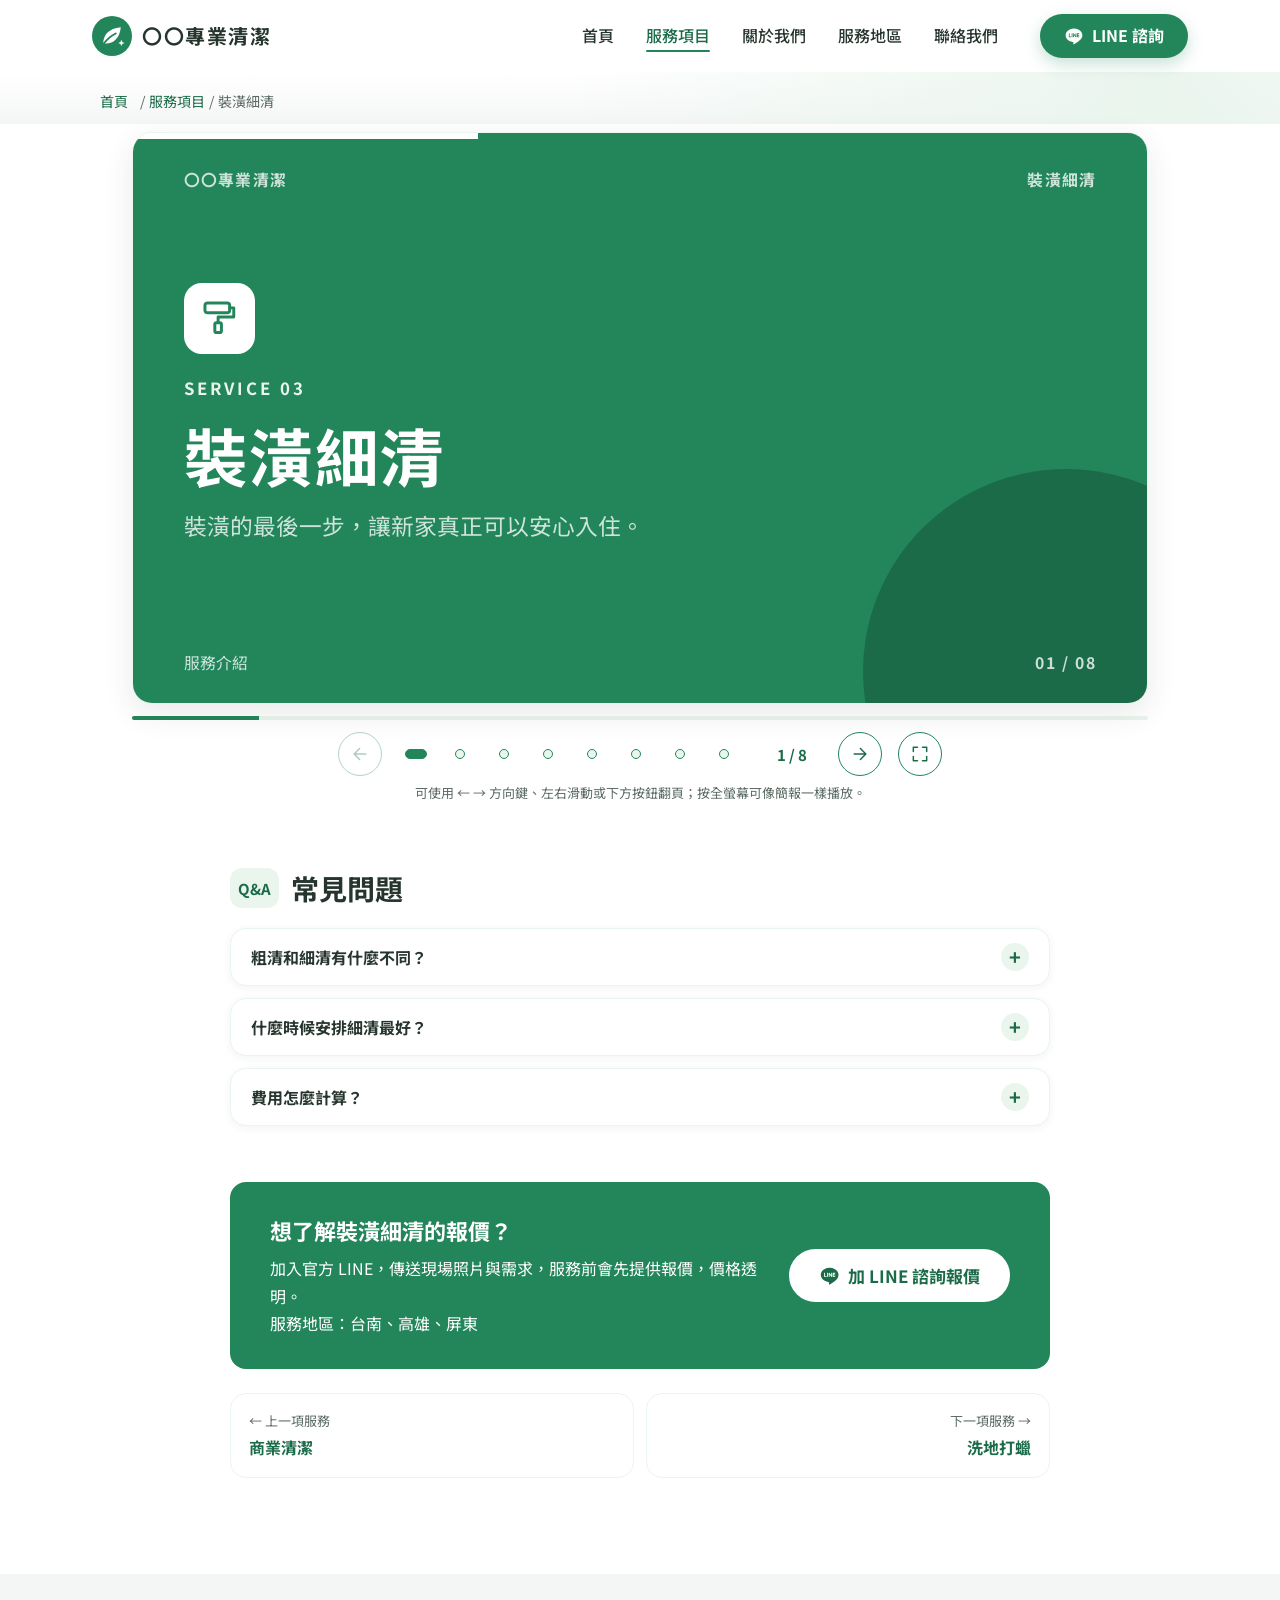
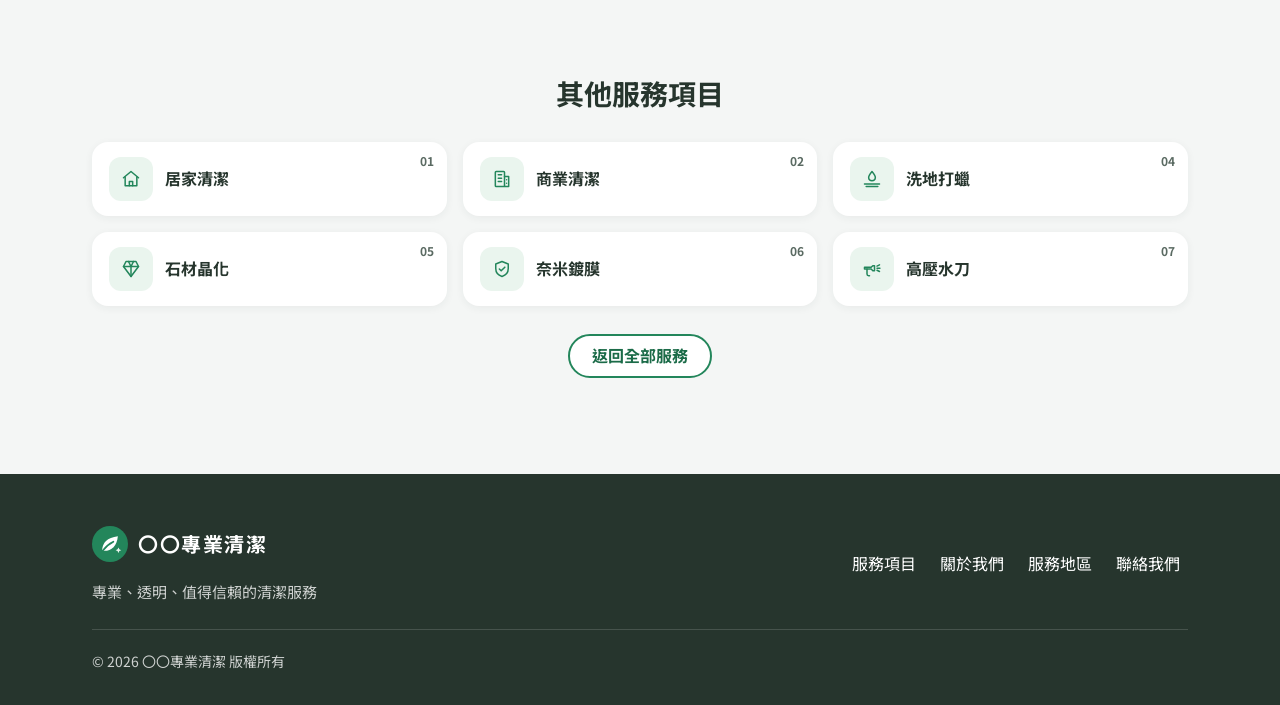
<file: services/renovation-cleaning.html>
<!DOCTYPE html>
<html lang="zh-Hant-TW">
<head>
  <meta charset="UTF-8">
  <meta name="viewport" content="width=device-width, initial-scale=1">
  <title>裝潢細清｜〇〇專業清潔 台南・高雄・屏東</title>
  <meta name="description" content="〇〇專業清潔裝潢細清服務：清除裝潢後的粉塵、木屑、殘膠、油漆點，並清潔門窗溝槽、櫃體軌道與燈具等細節，服務台南、高雄、屏東，服務前提供報價。">
  <meta name="theme-color" content="#23865B">
  <meta property="og:type" content="article">
  <meta property="og:locale" content="zh_TW">
  <meta property="og:title" content="裝潢細清｜〇〇專業清潔">
  <meta property="og:description" content="裝潢的最後一步，讓新家真正可以安心入住。">
  <meta property="og:image" content="../images/og-image.png">
  <link rel="icon" href="../images/favicon.svg" type="image/svg+xml">
  <link rel="preconnect" href="https://fonts.googleapis.com">
  <link rel="preconnect" href="https://fonts.gstatic.com" crossorigin>
  <link href="https://fonts.googleapis.com/css2?family=Noto+Sans+TC:wght@400;500;700&display=swap" rel="stylesheet">
  <link rel="stylesheet" href="../css/style.css">
  <script src="../js/main.js" defer></script>
</head>
<body class="page-article">
  <!-- 本頁依 AGENTS.md「服務文章頁模板」撰寫；修改時請維持段落順序與結構一致 -->
  <svg class="sprite" aria-hidden="true" xmlns="http://www.w3.org/2000/svg">
    <symbol id="i-home" viewBox="0 0 24 24"><path d="M3 10.5 12 3l9 7.5"/><path d="M5 9.5V20h14V9.5"/><path d="M10 20v-5h4v5"/></symbol>
    <symbol id="i-building" viewBox="0 0 24 24"><rect x="4" y="3" width="11" height="18" rx="1"/><path d="M15 9h5v12h-5"/><path d="M7.5 7h4M7.5 11h4M7.5 15h4M17.5 13h0M17.5 17h0"/></symbol>
    <symbol id="i-roller" viewBox="0 0 24 24"><rect x="3" y="3" width="15" height="6" rx="1.5"/><path d="M18 6h2.5v5.5H11V15"/><rect x="9" y="15" width="4" height="6" rx="1"/></symbol>
    <symbol id="i-floor" viewBox="0 0 24 24"><path d="M12 3c2.5 3 4 5.2 4 7a4 4 0 0 1-8 0c0-1.8 1.5-4 4-7Z"/><path d="M3 18h18M5 21h14"/></symbol>
    <symbol id="i-gem" viewBox="0 0 24 24"><path d="M6 3h12l3 6-9 12L3 9l3-6Z"/><path d="M3 9h18M9 3l3 6 3-6M12 9v12"/></symbol>
    <symbol id="i-shield" viewBox="0 0 24 24"><path d="M12 3 4.5 6v5.5c0 4.6 3.1 8.2 7.5 9.5 4.4-1.3 7.5-4.9 7.5-9.5V6L12 3Z"/><path d="m8.8 12 2.2 2.2 4.4-4.4"/></symbol>
    <symbol id="i-spray" viewBox="0 0 24 24"><path d="M3 10h8l2-2h2v6h-2l-2-2H3z"/><path d="M6 12v6a2 2 0 0 0 2 2h1"/><path d="M18 8.5 21 7M18 11h3.5M18 13.5l3 1.5"/></symbol>
    <symbol id="i-bug" viewBox="0 0 24 24"><ellipse cx="12" cy="14" rx="5" ry="6.5"/><path d="M12 7.5V20.5M9.5 5.5 8 3.5M14.5 5.5 16 3.5M7 11H3.5M7 15.5H3.5M17 11h3.5M17 15.5h3.5"/></symbol>
    <symbol id="i-sparkle" viewBox="0 0 24 24"><path d="M12 3l1.8 5.2L19 10l-5.2 1.8L12 17l-1.8-5.2L5 10l5.2-1.8L12 3Z"/><path d="M19 16l.8 2.2L22 19l-2.2.8L19 22l-.8-2.2L16 19l2.2-.8L19 16Z"/></symbol>
    <symbol id="i-expand" viewBox="0 0 24 24"><path d="M4 9V4h5M20 9V4h-5M4 15v5h5M20 15v5h-5"/></symbol>
    <symbol id="i-compress" viewBox="0 0 24 24"><path d="M9 4v5H4M15 4v5h5M9 20v-5H4M15 20v-5h5"/></symbol>
    <symbol id="i-pin" viewBox="0 0 24 24"><path d="M12 21s-7-6.2-7-11.5a7 7 0 0 1 14 0C19 14.8 12 21 12 21Z"/><circle cx="12" cy="9.5" r="2.5"/></symbol>
    <symbol id="i-check" viewBox="0 0 24 24"><circle cx="12" cy="12" r="9"/><path d="m8 12.2 2.8 2.8L16.2 9.6"/></symbol>
    <symbol id="i-leaf" viewBox="0 0 24 24"><path d="M5 19c0-8 5-13 15-14-1 10-6 15-14 15"/><path d="M5 19c3-4 6-7 10-9"/></symbol>
    <symbol id="i-receipt" viewBox="0 0 24 24"><path d="M6 3h12v18l-3-2-3 2-3-2-3 2V3Z"/><path d="M9 8h6M9 12h6M9 16h3"/></symbol>
    <symbol id="i-award" viewBox="0 0 24 24"><circle cx="12" cy="9" r="6"/><path d="m8.5 14 -1.5 7 5-2.5 5 2.5-1.5-7"/></symbol>
    <symbol id="i-chat" viewBox="0 0 24 24"><path d="M4 5h16v11H9l-5 4V5Z"/><path d="M8 9.5h8M8 12.5h5"/></symbol>
    <symbol id="i-phone" viewBox="0 0 24 24"><path d="M5 4h4l2 5-2.5 1.5a11 11 0 0 0 5 5L15 13l5 2v4a1 1 0 0 1-1 1A16 16 0 0 1 4 5a1 1 0 0 1 1-1Z"/></symbol>
    <symbol id="i-mail" viewBox="0 0 24 24"><rect x="3" y="5" width="18" height="14" rx="2"/><path d="m3.5 6.5 8.5 6.5 8.5-6.5"/></symbol>
    <symbol id="i-clock" viewBox="0 0 24 24"><circle cx="12" cy="12" r="9"/><path d="M12 7v5l3 2"/></symbol>
    <symbol id="i-copy" viewBox="0 0 24 24"><rect x="8" y="8" width="12" height="12" rx="2"/><path d="M16 8V5a1 1 0 0 0-1-1H5a1 1 0 0 0-1 1v10a1 1 0 0 0 1 1h3"/></symbol>
    <symbol id="i-arrow-up" viewBox="0 0 24 24"><path d="M12 19V5M5.5 11.5 12 5l6.5 6.5"/></symbol>
    <symbol id="i-line" viewBox="0 0 24 24"><path fill="currentColor" stroke="none" d="M12 3C6.5 3 2 6.6 2 11.1c0 4 3.6 7.4 8.4 8 .3.1.8.2.9.5.1.3.1.7 0 1l-.1.9c0 .3-.2 1 .9.5s5.9-3.5 8-6c1.5-1.6 1.9-3.2 1.9-4.9C22 6.6 17.5 3 12 3Zm-3.8 10.6H6.3c-.3 0-.5-.2-.5-.5V9.3c0-.3.2-.5.5-.5s.5.2.5.5v3.3h1.4c.3 0 .5.2.5.5s-.2.5-.5.5Zm2-.5c0 .3-.2.5-.5.5s-.5-.2-.5-.5V9.3c0-.3.2-.5.5-.5s.5.2.5.5v3.8Zm4.6 0c0 .2-.1.4-.3.5h-.2c-.2 0-.3-.1-.4-.2l-1.9-2.6v2.3c0 .3-.2.5-.5.5s-.5-.2-.5-.5V9.3c0-.2.1-.4.3-.5h.2c.2 0 .3.1.4.2l1.9 2.6V9.3c0-.3.2-.5.5-.5s.5.2.5.5v3.8Zm3.1-2.4c.3 0 .5.2.5.5s-.2.5-.5.5h-1.4v.9h1.4c.3 0 .5.2.5.5s-.2.5-.5.5H16c-.3 0-.5-.2-.5-.5V9.3c0-.3.2-.5.5-.5h1.9c.3 0 .5.2.5.5s-.2.5-.5.5h-1.4v.9h1.4Z"/></symbol>
  </svg>

  <a class="skip-link" href="#main">跳至主要內容</a>

  <!-- ===== Header ===== -->
  <header class="header" id="top">
    <div class="container header__inner">
      <a class="brand" href="../index.html" aria-label="〇〇專業清潔 回到首頁">
        <img class="brand__mark" src="../images/logo-mark.svg" alt="" width="40" height="40">
        <span class="brand__name">〇〇專業清潔</span>
      </a>

      <button class="nav-toggle" type="button" aria-expanded="false" aria-controls="site-nav" aria-label="開啟選單">
        <span class="nav-toggle__bar"></span>
        <span class="nav-toggle__bar"></span>
        <span class="nav-toggle__bar"></span>
      </button>

      <nav class="nav" id="site-nav" aria-label="主要導覽">
        <ul class="nav__list">
          <li><a class="nav__link" href="../index.html#home">首頁</a></li>
          <li><a class="nav__link is-active" href="../index.html#services" aria-current="true">服務項目</a></li>
          <li><a class="nav__link" href="../index.html#about">關於我們</a></li>
          <li><a class="nav__link" href="../index.html#areas">服務地區</a></li>
          <li><a class="nav__link" href="../index.html#contact">聯絡我們</a></li>
        </ul>
        <a class="btn btn--line nav__cta" href="https://line.me/R/ti/p/@803szfqa" target="_blank" rel="noopener">
          <svg class="icon" aria-hidden="true"><use href="#i-line"></use></svg>LINE 諮詢
        </a>
      </nav>
    </div>
  </header>

  <main id="main">
    <!-- ===== Article Hero ===== -->
    <section class="article-hero" aria-label="頁面位置">
      <div class="container">
        <nav class="breadcrumb" aria-label="麵包屑">
          <ol>
            <li><a href="../index.html">首頁</a></li>
            <li><a href="../index.html#services">服務項目</a></li>
            <li aria-current="page">裝潢細清</li>
          </ol>
        </nav>
      </div>
    </section>

    <article class="article">
      <div class="container article__body">

        <!-- 1–5. 網頁簡報（投影片）：結構見 AGENTS.md 第 6 節 -->
        <section class="deck" aria-roledescription="carousel" aria-label="裝潢細清 服務簡報" tabindex="0">
          <div class="deck__viewport">
            <div class="deck__track">
              <div class="slide slide--cover" role="group" aria-roledescription="slide" aria-label="第 1 張，共 8 張：封面">
                <div class="slide__top"><span>〇〇專業清潔</span><span>裝潢細清</span></div>
                <div class="slide__cover">
                  <span class="slide__cover-icon"><svg class="icon" aria-hidden="true"><use href="#i-roller"></use></svg></span>
                  <p class="slide__eyebrow">SERVICE 03</p>
                  <h1 class="slide__cover-title" id="article-title">裝潢細清</h1>
                  <p class="slide__cover-sub">裝潢的最後一步，讓新家真正可以安心入住。</p>
                </div>
                <div class="slide__foot"><span>服務介紹</span><span class="slide__page">01 / 08</span></div>
              </div>
              <div class="slide " role="group" aria-roledescription="slide" aria-label="第 2 張，共 8 張：服務說明">
                <div class="slide__top"><span>〇〇專業清潔</span><span>裝潢細清</span></div>
                <header class="slide__head"><p class="slide__eyebrow">01</p><h2 class="slide__title">服務說明</h2></header><div class="slide__body slide__prose"><p>裝潢完成後，現場常留下大量粉塵、木屑、殘膠、油漆點與水泥漬。一般工程附帶的清潔多半屬於「粗清」，也就是清掉大型垃圾與表面灰塵；而「細清」則是把看得到與看不到的地方都處理到位，包括門窗溝槽、紗窗、櫃子內部與軌道、燈具與間接照明溝槽，以及廚房與衛浴的落水口。</p><p>細清通常依照「由上而下、由內而外」的順序進行，先處理天花板與高處，再處理牆面與櫃體，有水的區域放在最後，避免剛清好的地方再被弄髒。細小的粉塵若沒有清乾淨，入住後會隨著空調與走動不斷揚起，對家中的長輩與孩子特別不友善。</p></div>
                <div class="slide__foot"><span>01 服務說明</span><span class="slide__page">02 / 08</span></div>
              </div>
              <div class="slide " role="group" aria-roledescription="slide" aria-label="第 3 張，共 8 張：適合哪些情況">
                <div class="slide__top"><span>〇〇專業清潔</span><span>裝潢細清</span></div>
                <header class="slide__head"><p class="slide__eyebrow">02</p><h2 class="slide__title">適合哪些情況</h2></header><ul class="slide__body slide__grid"><li class="slide-card"><svg class="icon" aria-hidden="true"><use href="#i-check"></use></svg><div><h3>新屋裝潢完工</h3><p>交屋裝潢後，準備搬入新家。</p></div></li><li class="slide-card"><svg class="icon" aria-hidden="true"><use href="#i-check"></use></svg><div><h3>局部翻修完成</h3><p>廚房、浴室等局部改造後的清潔。</p></div></li><li class="slide-card"><svg class="icon" aria-hidden="true"><use href="#i-check"></use></svg><div><h3>系統櫃安裝完成</h3><p>櫃體內外、抽屜與軌道的粉塵清理。</p></div></li><li class="slide-card"><svg class="icon" aria-hidden="true"><use href="#i-check"></use></svg><div><h3>老屋翻新完工</h3><p>老屋整修後，讓空間煥然一新。</p></div></li></ul>
                <div class="slide__foot"><span>02 適合哪些情況</span><span class="slide__page">03 / 08</span></div>
              </div>
              <div class="slide slide--story" role="group" aria-roledescription="slide" aria-label="第 4 張，共 8 張：情境故事（上）">
                <div class="slide__top"><span>〇〇專業清潔</span><span>裝潢細清</span></div>
                <header class="slide__head"><p class="slide__eyebrow">03 情境故事・上</p><h2 class="slide__title">搬進新家的第一個晚上</h2></header><div class="slide__body slide__prose"><p class="slide__tag">情境示意</p><p>住在屏東的林小姐和先生，存了好幾年的錢才買下第一間房子。三個月的裝潢期間，他們幾乎每個週末都到現場，看著空房一點一點變成想像中的樣子。</p><p>完工那天，工班把垃圾清走，屋子看起來很乾淨。可是林小姐伸手摸了衣櫃內側，指尖沾上一層白灰；拉開抽屜，軌道裡卡著細細的木屑。她想到孩子容易過敏，心裡有點不安。</p></div>
                <div class="slide__foot"><span>03 情境故事</span><span class="slide__page">04 / 08</span></div>
              </div>
              <div class="slide slide--story" role="group" aria-roledescription="slide" aria-label="第 5 張，共 8 張：情境故事（下）">
                <div class="slide__top"><span>〇〇專業清潔</span><span>裝潢細清</span></div>
                <header class="slide__head"><p class="slide__eyebrow">03 情境故事・下</p><h2 class="slide__title">搬進新家的第一個晚上</h2></header><div class="slide__body slide__prose"><p>她用 LINE 傳了每個房間的照片，說明裝潢的範圍。服務前先拿到報價，確認後安排了細清。</p><p>搬家那天晚上，孩子在新房間裡跑來跑去，林小姐打開衣櫃，把第一件衣服掛了進去。手指劃過層板，什麼也沒有沾上。她這才真正覺得：這裡是家了。</p><p class="slide__note">※ 本故事為說明服務情境所撰寫，人物與情節皆為虛構，並非真實客戶案例。</p></div>
                <div class="slide__foot"><span>03 情境故事</span><span class="slide__page">05 / 08</span></div>
              </div>
              <div class="slide " role="group" aria-roledescription="slide" aria-label="第 6 張，共 8 張：服務重點">
                <div class="slide__top"><span>〇〇專業清潔</span><span>裝潢細清</span></div>
                <header class="slide__head"><p class="slide__eyebrow">04</p><h2 class="slide__title">服務重點</h2></header><ol class="slide__body slide__steps"><li><span class="slide__step-num">1</span><div><h3>粉塵清除</h3><p>天花板、牆面、櫃體內外、燈具與溝槽的粉塵清理。</p></div></li><li><span class="slide__step-num">2</span><div><h3>殘留物處理</h3><p>殘膠、油漆點與水泥漬的去除。</p></div></li><li><span class="slide__step-num">3</span><div><h3>門窗</h3><p>玻璃、窗框、窗溝與紗窗的清潔。</p></div></li><li><span class="slide__step-num">4</span><div><h3>櫃體</h3><p>抽屜、層板、軌道與五金的擦拭。</p></div></li><li><span class="slide__step-num">5</span><div><h3>廚房衛浴</h3><p>檯面、設備表面、落水口與地面的清潔。</p></div></li></ol><p class="slide__note">實際服務內容依現場狀況而定，並以服務前提供的報價內容為準。</p>
                <div class="slide__foot"><span>04 服務重點</span><span class="slide__page">06 / 08</span></div>
              </div>
              <div class="slide " role="group" aria-roledescription="slide" aria-label="第 7 張，共 8 張：日常保養小提醒">
                <div class="slide__top"><span>〇〇專業清潔</span><span>裝潢細清</span></div>
                <header class="slide__head"><p class="slide__eyebrow">05</p><h2 class="slide__title">日常保養小提醒</h2></header><ul class="slide__body slide__tips"><li><svg class="icon" aria-hidden="true"><use href="#i-leaf"></use></svg><span>建議等所有工程（包含系統櫃、燈具、窗簾）都完成後再安排細清，避免重複產生粉塵。</span></li><li><svg class="icon" aria-hidden="true"><use href="#i-leaf"></use></svg><span>安排細清前，先確認裝潢垃圾已經清運完畢。</span></li><li><svg class="icon" aria-hidden="true"><use href="#i-leaf"></use></svg><span>諮詢時提供各空間的照片，有助於更準確地評估現場狀況。</span></li></ul>
                <div class="slide__foot"><span>05 日常保養小提醒</span><span class="slide__page">07 / 08</span></div>
              </div>
              <div class="slide slide--end" role="group" aria-roledescription="slide" aria-label="第 8 張，共 8 張：結尾">
                <div class="slide__top"><span>〇〇專業清潔</span><span>裝潢細清</span></div>
                <div class="slide__cover">
                  <p class="slide__eyebrow">THANK YOU</p>
                  <h2 class="slide__cover-title">想了解裝潢細清的報價？</h2>
                  <p class="slide__cover-sub">服務前先提供報價・價格透明<br>服務地區：台南、高雄、屏東</p>
                  <div class="slide__actions">
                    <a class="btn btn--light" href="https://line.me/R/ti/p/@803szfqa" target="_blank" rel="noopener"><svg class="icon" aria-hidden="true"><use href="#i-line"></use></svg>加 LINE 諮詢報價</a>
                    <a class="btn btn--ghost-light" href="#sec-faq">看常見問題 ↓</a>
                  </div>
                </div>
                <div class="slide__foot"><span>〇〇專業清潔</span><span class="slide__page">08 / 08</span></div>
              </div>
            </div>
          </div>
          <div class="deck__progress" aria-hidden="true"><span class="deck__progress-bar"></span></div>
          <div class="deck__controls">
            <button class="deck__btn deck__btn--prev" type="button" aria-label="上一張投影片"><svg class="icon deck__arrow deck__arrow--left" aria-hidden="true"><use href="#i-arrow-up"></use></svg></button>
            <div class="deck__dots" role="group" aria-label="選擇投影片"></div>
            <span class="deck__count" aria-live="polite">1 / 8</span>
            <button class="deck__btn deck__btn--next" type="button" aria-label="下一張投影片"><svg class="icon deck__arrow deck__arrow--right" aria-hidden="true"><use href="#i-arrow-up"></use></svg></button>
            <button class="deck__btn deck__btn--fs" type="button" aria-label="全螢幕播放"><svg class="icon" aria-hidden="true"><use href="#i-expand"></use></svg></button>
          </div>
          <p class="deck__hint">可使用 ← → 方向鍵、左右滑動或下方按鈕翻頁；按全螢幕可像簡報一樣播放。</p>
        </section>

        <!-- 6. 常見問題 -->
        <section class="article-section" aria-labelledby="sec-faq">
          <h2 class="article-section__title" id="sec-faq"><span>Q&amp;A</span>常見問題</h2>
          <div class="faqs">
          <details class="faq">
            <summary class="faq__q">粗清和細清有什麼不同？</summary>
            <p class="faq__a">粗清主要是清除大型垃圾與表面灰塵；細清則會進一步處理門窗溝槽、櫃體內部與軌道、燈具溝槽、殘膠與油漆點等細節，讓空間達到可以入住的程度。</p>
          </details>
          <details class="faq">
            <summary class="faq__q">什麼時候安排細清最好？</summary>
            <p class="faq__a">建議在所有裝潢工程都完成、裝潢垃圾清運之後再安排，才不會在清潔後又產生新的粉塵。</p>
          </details>
          <details class="faq">
            <summary class="faq__q">費用怎麼計算？</summary>
            <p class="faq__a">費用會依坪數、格局，以及粉塵、殘膠等殘留物的多寡而不同。我們會在服務前先提供報價，讓您清楚了解費用後再決定，價格透明。</p>
          </details>
          </div>
        </section>

        <!-- 7. 諮詢 CTA -->
        <aside class="article-cta" aria-label="諮詢裝潢細清">
          <div>
            <h2 class="article-cta__title">想了解裝潢細清的報價？</h2>
            <p class="article-cta__text">加入官方 LINE，傳送現場照片與需求，服務前會先提供報價，價格透明。<br>服務地區：台南、高雄、屏東</p>
          </div>
          <a class="btn btn--line btn--lg" href="https://line.me/R/ti/p/@803szfqa" target="_blank" rel="noopener"><svg class="icon" aria-hidden="true"><use href="#i-line"></use></svg>加 LINE 諮詢報價</a>
        </aside>

        <nav class="article-pager" aria-label="上一篇與下一篇服務">
          <a class="article-pager__link" href="commercial-cleaning.html"><span class="article-pager__dir">← 上一項服務</span><span class="article-pager__name">商業清潔</span></a>
          <a class="article-pager__link article-pager__link--next" href="floor-waxing.html"><span class="article-pager__dir">下一項服務 →</span><span class="article-pager__name">洗地打蠟</span></a>
        </nav>
      </div>
    </article>

    <!-- ===== 其他服務 ===== -->
    <section class="section other-services" aria-labelledby="other-title">
      <div class="container">
        <h2 class="other-services__title" id="other-title">其他服務項目</h2>
        <ul class="other-services__grid">
          <li><a class="other-card" href="home-cleaning.html">
            <span class="other-card__icon"><svg class="icon" aria-hidden="true"><use href="#i-home"></use></svg></span>
            <span class="other-card__num">01</span>
            <span class="other-card__name">居家清潔</span>
          </a></li>
          <li><a class="other-card" href="commercial-cleaning.html">
            <span class="other-card__icon"><svg class="icon" aria-hidden="true"><use href="#i-building"></use></svg></span>
            <span class="other-card__num">02</span>
            <span class="other-card__name">商業清潔</span>
          </a></li>
          <li><a class="other-card" href="floor-waxing.html">
            <span class="other-card__icon"><svg class="icon" aria-hidden="true"><use href="#i-floor"></use></svg></span>
            <span class="other-card__num">04</span>
            <span class="other-card__name">洗地打蠟</span>
          </a></li>
          <li><a class="other-card" href="stone-crystallization.html">
            <span class="other-card__icon"><svg class="icon" aria-hidden="true"><use href="#i-gem"></use></svg></span>
            <span class="other-card__num">05</span>
            <span class="other-card__name">石材晶化</span>
          </a></li>
          <li><a class="other-card" href="nano-coating.html">
            <span class="other-card__icon"><svg class="icon" aria-hidden="true"><use href="#i-shield"></use></svg></span>
            <span class="other-card__num">06</span>
            <span class="other-card__name">奈米鍍膜</span>
          </a></li>
          <li><a class="other-card" href="high-pressure-washing.html">
            <span class="other-card__icon"><svg class="icon" aria-hidden="true"><use href="#i-spray"></use></svg></span>
            <span class="other-card__num">07</span>
            <span class="other-card__name">高壓水刀</span>
          </a></li>
        </ul>
        <p class="other-services__back"><a class="btn btn--outline" href="../index.html#services">返回全部服務</a></p>
      </div>
    </section>
  </main>

  <!-- ===== Footer ===== -->
  <footer class="footer">
    <div class="container footer__inner">
      <div class="footer__brand">
        <a class="brand brand--light" href="../index.html">
          <img class="brand__mark" src="../images/logo-mark.svg" alt="" width="36" height="36">
          <span class="brand__name">〇〇專業清潔</span>
        </a>
        <p class="footer__tagline">專業、透明、值得信賴的清潔服務</p>
      </div>
      <nav class="footer__nav" aria-label="頁尾導覽">
        <a href="../index.html#services">服務項目</a>
        <a href="../index.html#about">關於我們</a>
        <a href="../index.html#areas">服務地區</a>
        <a href="../index.html#contact">聯絡我們</a>
      </nav>
      <p class="footer__copy">© <span id="year">2026</span> 〇〇專業清潔 版權所有</p>
    </div>
  </footer>

  <a class="float-line" href="https://line.me/R/ti/p/@803szfqa" target="_blank" rel="noopener" aria-label="加入〇〇專業清潔官方 LINE">
    <svg class="icon" aria-hidden="true"><use href="#i-line"></use></svg>
  </a>

  <button class="to-top" type="button" aria-label="回到頁面頂端">
    <svg class="icon" aria-hidden="true"><use href="#i-arrow-up"></use></svg>
  </button>

  <div class="toast" role="status" aria-live="polite"></div>
</body>
</html>
</file>
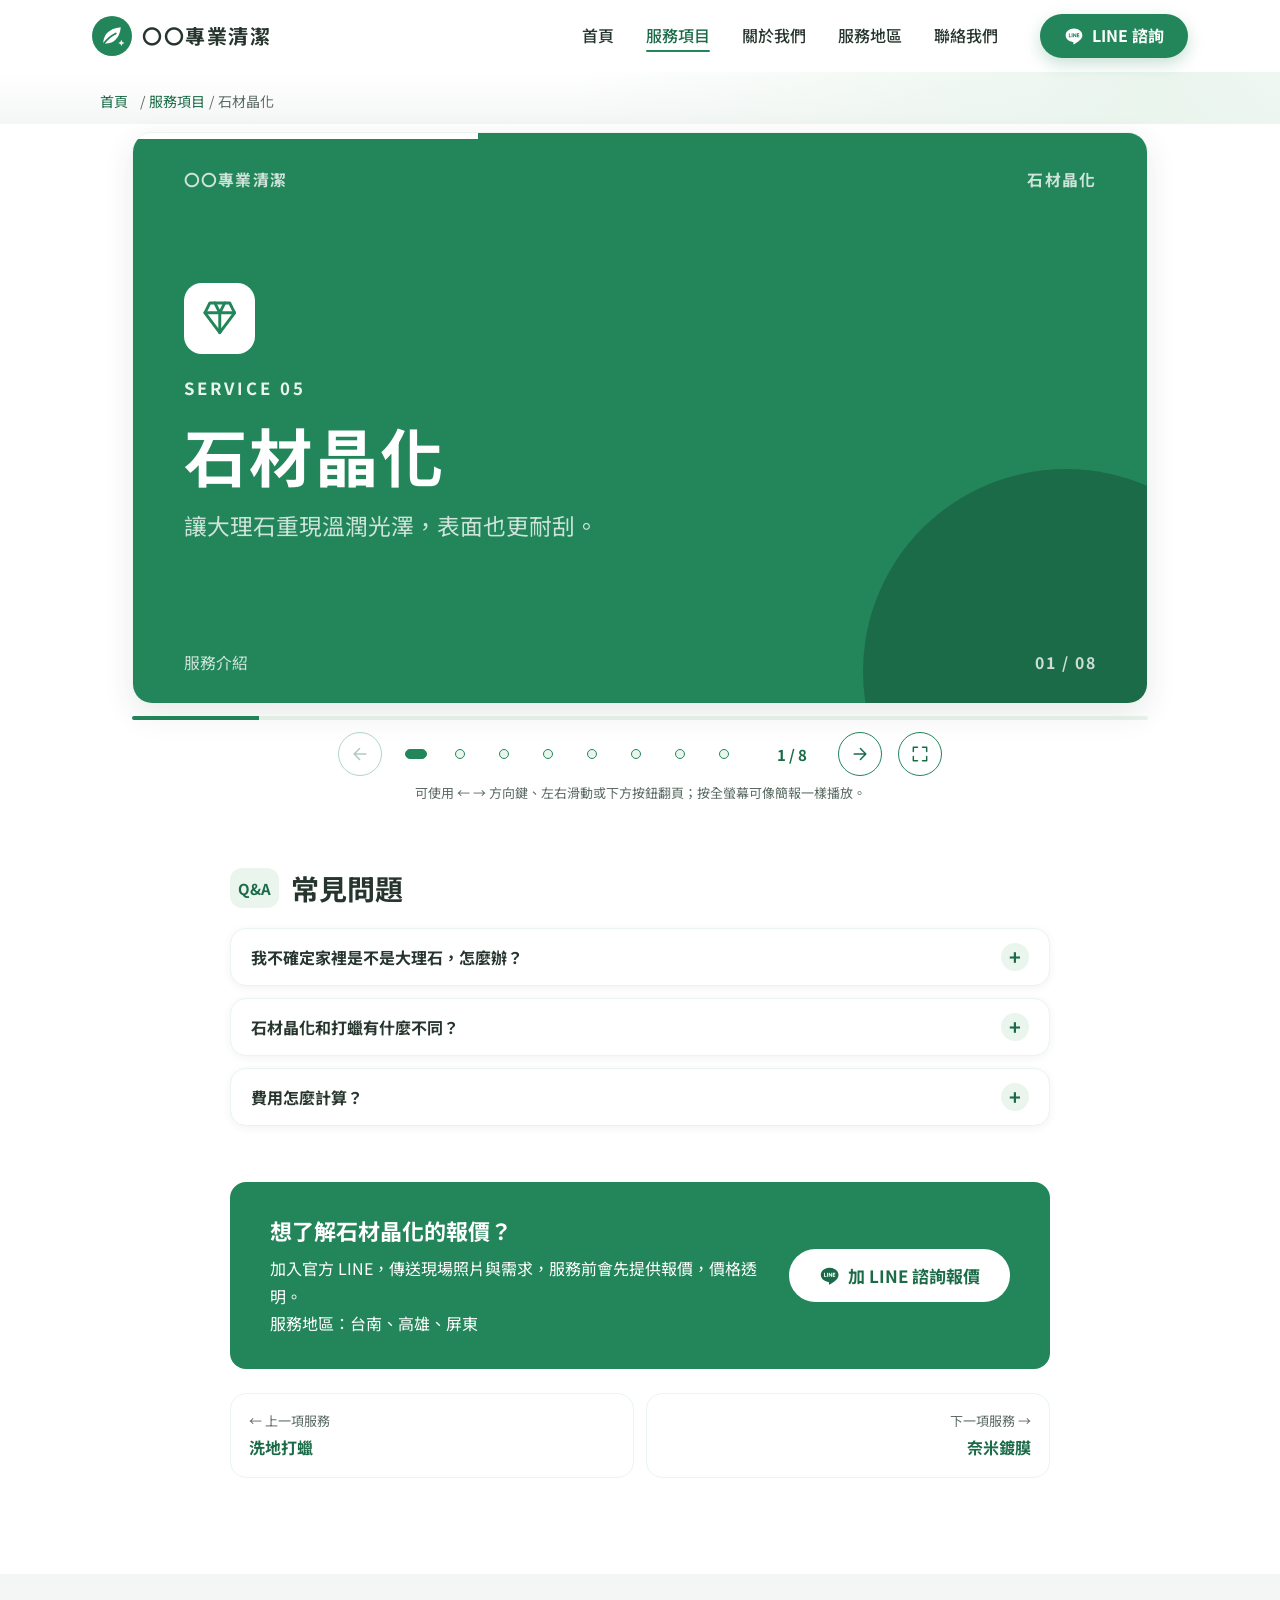
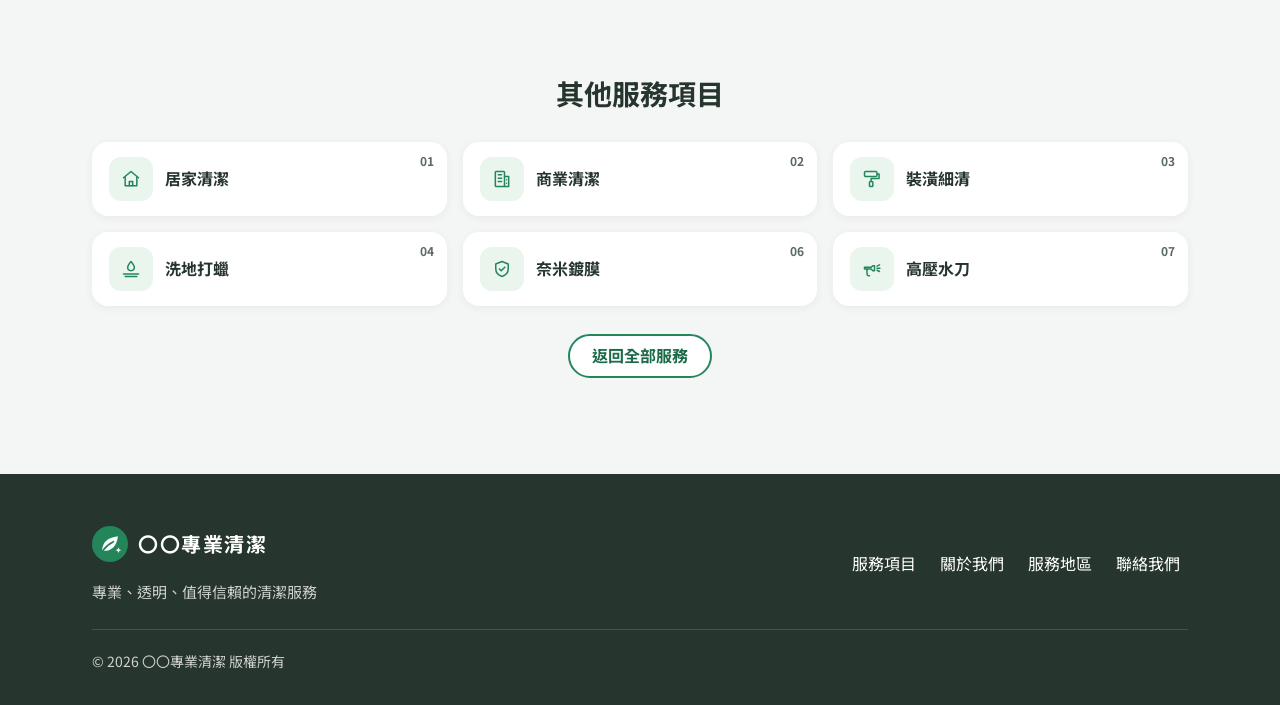
<file: services/stone-crystallization.html>
<!DOCTYPE html>
<html lang="zh-Hant-TW">
<head>
  <meta charset="UTF-8">
  <meta name="viewport" content="width=device-width, initial-scale=1">
  <title>石材晶化｜〇〇專業清潔 台南・高雄・屏東</title>
  <meta name="description" content="〇〇專業清潔石材晶化服務：適用於大理石等含碳酸鈣的石材，以晶化藥劑搭配機器研磨形成較耐刮的結晶層，服務台南、高雄、屏東，服務前提供報價。">
  <meta name="theme-color" content="#23865B">
  <meta property="og:type" content="article">
  <meta property="og:locale" content="zh_TW">
  <meta property="og:title" content="石材晶化｜〇〇專業清潔">
  <meta property="og:description" content="讓大理石重現溫潤光澤，表面也更耐刮。">
  <meta property="og:image" content="../images/og-image.png">
  <link rel="icon" href="../images/favicon.svg" type="image/svg+xml">
  <link rel="preconnect" href="https://fonts.googleapis.com">
  <link rel="preconnect" href="https://fonts.gstatic.com" crossorigin>
  <link href="https://fonts.googleapis.com/css2?family=Noto+Sans+TC:wght@400;500;700&display=swap" rel="stylesheet">
  <link rel="stylesheet" href="../css/style.css">
  <script src="../js/main.js" defer></script>
</head>
<body class="page-article">
  <!-- 本頁依 AGENTS.md「服務文章頁模板」撰寫；修改時請維持段落順序與結構一致 -->
  <svg class="sprite" aria-hidden="true" xmlns="http://www.w3.org/2000/svg">
    <symbol id="i-home" viewBox="0 0 24 24"><path d="M3 10.5 12 3l9 7.5"/><path d="M5 9.5V20h14V9.5"/><path d="M10 20v-5h4v5"/></symbol>
    <symbol id="i-building" viewBox="0 0 24 24"><rect x="4" y="3" width="11" height="18" rx="1"/><path d="M15 9h5v12h-5"/><path d="M7.5 7h4M7.5 11h4M7.5 15h4M17.5 13h0M17.5 17h0"/></symbol>
    <symbol id="i-roller" viewBox="0 0 24 24"><rect x="3" y="3" width="15" height="6" rx="1.5"/><path d="M18 6h2.5v5.5H11V15"/><rect x="9" y="15" width="4" height="6" rx="1"/></symbol>
    <symbol id="i-floor" viewBox="0 0 24 24"><path d="M12 3c2.5 3 4 5.2 4 7a4 4 0 0 1-8 0c0-1.8 1.5-4 4-7Z"/><path d="M3 18h18M5 21h14"/></symbol>
    <symbol id="i-gem" viewBox="0 0 24 24"><path d="M6 3h12l3 6-9 12L3 9l3-6Z"/><path d="M3 9h18M9 3l3 6 3-6M12 9v12"/></symbol>
    <symbol id="i-shield" viewBox="0 0 24 24"><path d="M12 3 4.5 6v5.5c0 4.6 3.1 8.2 7.5 9.5 4.4-1.3 7.5-4.9 7.5-9.5V6L12 3Z"/><path d="m8.8 12 2.2 2.2 4.4-4.4"/></symbol>
    <symbol id="i-spray" viewBox="0 0 24 24"><path d="M3 10h8l2-2h2v6h-2l-2-2H3z"/><path d="M6 12v6a2 2 0 0 0 2 2h1"/><path d="M18 8.5 21 7M18 11h3.5M18 13.5l3 1.5"/></symbol>
    <symbol id="i-bug" viewBox="0 0 24 24"><ellipse cx="12" cy="14" rx="5" ry="6.5"/><path d="M12 7.5V20.5M9.5 5.5 8 3.5M14.5 5.5 16 3.5M7 11H3.5M7 15.5H3.5M17 11h3.5M17 15.5h3.5"/></symbol>
    <symbol id="i-sparkle" viewBox="0 0 24 24"><path d="M12 3l1.8 5.2L19 10l-5.2 1.8L12 17l-1.8-5.2L5 10l5.2-1.8L12 3Z"/><path d="M19 16l.8 2.2L22 19l-2.2.8L19 22l-.8-2.2L16 19l2.2-.8L19 16Z"/></symbol>
    <symbol id="i-expand" viewBox="0 0 24 24"><path d="M4 9V4h5M20 9V4h-5M4 15v5h5M20 15v5h-5"/></symbol>
    <symbol id="i-compress" viewBox="0 0 24 24"><path d="M9 4v5H4M15 4v5h5M9 20v-5H4M15 20v-5h5"/></symbol>
    <symbol id="i-pin" viewBox="0 0 24 24"><path d="M12 21s-7-6.2-7-11.5a7 7 0 0 1 14 0C19 14.8 12 21 12 21Z"/><circle cx="12" cy="9.5" r="2.5"/></symbol>
    <symbol id="i-check" viewBox="0 0 24 24"><circle cx="12" cy="12" r="9"/><path d="m8 12.2 2.8 2.8L16.2 9.6"/></symbol>
    <symbol id="i-leaf" viewBox="0 0 24 24"><path d="M5 19c0-8 5-13 15-14-1 10-6 15-14 15"/><path d="M5 19c3-4 6-7 10-9"/></symbol>
    <symbol id="i-receipt" viewBox="0 0 24 24"><path d="M6 3h12v18l-3-2-3 2-3-2-3 2V3Z"/><path d="M9 8h6M9 12h6M9 16h3"/></symbol>
    <symbol id="i-award" viewBox="0 0 24 24"><circle cx="12" cy="9" r="6"/><path d="m8.5 14 -1.5 7 5-2.5 5 2.5-1.5-7"/></symbol>
    <symbol id="i-chat" viewBox="0 0 24 24"><path d="M4 5h16v11H9l-5 4V5Z"/><path d="M8 9.5h8M8 12.5h5"/></symbol>
    <symbol id="i-phone" viewBox="0 0 24 24"><path d="M5 4h4l2 5-2.5 1.5a11 11 0 0 0 5 5L15 13l5 2v4a1 1 0 0 1-1 1A16 16 0 0 1 4 5a1 1 0 0 1 1-1Z"/></symbol>
    <symbol id="i-mail" viewBox="0 0 24 24"><rect x="3" y="5" width="18" height="14" rx="2"/><path d="m3.5 6.5 8.5 6.5 8.5-6.5"/></symbol>
    <symbol id="i-clock" viewBox="0 0 24 24"><circle cx="12" cy="12" r="9"/><path d="M12 7v5l3 2"/></symbol>
    <symbol id="i-copy" viewBox="0 0 24 24"><rect x="8" y="8" width="12" height="12" rx="2"/><path d="M16 8V5a1 1 0 0 0-1-1H5a1 1 0 0 0-1 1v10a1 1 0 0 0 1 1h3"/></symbol>
    <symbol id="i-arrow-up" viewBox="0 0 24 24"><path d="M12 19V5M5.5 11.5 12 5l6.5 6.5"/></symbol>
    <symbol id="i-line" viewBox="0 0 24 24"><path fill="currentColor" stroke="none" d="M12 3C6.5 3 2 6.6 2 11.1c0 4 3.6 7.4 8.4 8 .3.1.8.2.9.5.1.3.1.7 0 1l-.1.9c0 .3-.2 1 .9.5s5.9-3.5 8-6c1.5-1.6 1.9-3.2 1.9-4.9C22 6.6 17.5 3 12 3Zm-3.8 10.6H6.3c-.3 0-.5-.2-.5-.5V9.3c0-.3.2-.5.5-.5s.5.2.5.5v3.3h1.4c.3 0 .5.2.5.5s-.2.5-.5.5Zm2-.5c0 .3-.2.5-.5.5s-.5-.2-.5-.5V9.3c0-.3.2-.5.5-.5s.5.2.5.5v3.8Zm4.6 0c0 .2-.1.4-.3.5h-.2c-.2 0-.3-.1-.4-.2l-1.9-2.6v2.3c0 .3-.2.5-.5.5s-.5-.2-.5-.5V9.3c0-.2.1-.4.3-.5h.2c.2 0 .3.1.4.2l1.9 2.6V9.3c0-.3.2-.5.5-.5s.5.2.5.5v3.8Zm3.1-2.4c.3 0 .5.2.5.5s-.2.5-.5.5h-1.4v.9h1.4c.3 0 .5.2.5.5s-.2.5-.5.5H16c-.3 0-.5-.2-.5-.5V9.3c0-.3.2-.5.5-.5h1.9c.3 0 .5.2.5.5s-.2.5-.5.5h-1.4v.9h1.4Z"/></symbol>
  </svg>

  <a class="skip-link" href="#main">跳至主要內容</a>

  <!-- ===== Header ===== -->
  <header class="header" id="top">
    <div class="container header__inner">
      <a class="brand" href="../index.html" aria-label="〇〇專業清潔 回到首頁">
        <img class="brand__mark" src="../images/logo-mark.svg" alt="" width="40" height="40">
        <span class="brand__name">〇〇專業清潔</span>
      </a>

      <button class="nav-toggle" type="button" aria-expanded="false" aria-controls="site-nav" aria-label="開啟選單">
        <span class="nav-toggle__bar"></span>
        <span class="nav-toggle__bar"></span>
        <span class="nav-toggle__bar"></span>
      </button>

      <nav class="nav" id="site-nav" aria-label="主要導覽">
        <ul class="nav__list">
          <li><a class="nav__link" href="../index.html#home">首頁</a></li>
          <li><a class="nav__link is-active" href="../index.html#services" aria-current="true">服務項目</a></li>
          <li><a class="nav__link" href="../index.html#about">關於我們</a></li>
          <li><a class="nav__link" href="../index.html#areas">服務地區</a></li>
          <li><a class="nav__link" href="../index.html#contact">聯絡我們</a></li>
        </ul>
        <a class="btn btn--line nav__cta" href="https://line.me/R/ti/p/@803szfqa" target="_blank" rel="noopener">
          <svg class="icon" aria-hidden="true"><use href="#i-line"></use></svg>LINE 諮詢
        </a>
      </nav>
    </div>
  </header>

  <main id="main">
    <!-- ===== Article Hero ===== -->
    <section class="article-hero" aria-label="頁面位置">
      <div class="container">
        <nav class="breadcrumb" aria-label="麵包屑">
          <ol>
            <li><a href="../index.html">首頁</a></li>
            <li><a href="../index.html#services">服務項目</a></li>
            <li aria-current="page">石材晶化</li>
          </ol>
        </nav>
      </div>
    </section>

    <article class="article">
      <div class="container article__body">

        <!-- 1–5. 網頁簡報（投影片）：結構見 AGENTS.md 第 6 節 -->
        <section class="deck" aria-roledescription="carousel" aria-label="石材晶化 服務簡報" tabindex="0">
          <div class="deck__viewport">
            <div class="deck__track">
              <div class="slide slide--cover" role="group" aria-roledescription="slide" aria-label="第 1 張，共 8 張：封面">
                <div class="slide__top"><span>〇〇專業清潔</span><span>石材晶化</span></div>
                <div class="slide__cover">
                  <span class="slide__cover-icon"><svg class="icon" aria-hidden="true"><use href="#i-gem"></use></svg></span>
                  <p class="slide__eyebrow">SERVICE 05</p>
                  <h1 class="slide__cover-title" id="article-title">石材晶化</h1>
                  <p class="slide__cover-sub">讓大理石重現溫潤光澤，表面也更耐刮。</p>
                </div>
                <div class="slide__foot"><span>服務介紹</span><span class="slide__page">01 / 08</span></div>
              </div>
              <div class="slide " role="group" aria-roledescription="slide" aria-label="第 2 張，共 8 張：服務說明">
                <div class="slide__top"><span>〇〇專業清潔</span><span>石材晶化</span></div>
                <header class="slide__head"><p class="slide__eyebrow">01</p><h2 class="slide__title">服務說明</h2></header><div class="slide__body slide__prose"><p>大理石質感溫潤，但質地相對較軟，使用久了容易出現霧化、細小刮痕，逐漸失去原本的光澤。石材晶化是在清潔好的石材表面，噴灑或塗佈晶化藥劑，再以機器研磨，讓藥劑與石材表面的碳酸鈣產生反應，形成一層更耐刮的結晶層。</p><p>也因為晶化需要與碳酸鈣反應，它只適用於碳酸鈣含量高的大理石等石材；花崗石、板岩的碳酸鈣含量低，並不適合施作。因此，施作前必須先確認石材的種類，選擇合適的處理方式。</p></div>
                <div class="slide__foot"><span>01 服務說明</span><span class="slide__page">02 / 08</span></div>
              </div>
              <div class="slide " role="group" aria-roledescription="slide" aria-label="第 3 張，共 8 張：適合哪些情況">
                <div class="slide__top"><span>〇〇專業清潔</span><span>石材晶化</span></div>
                <header class="slide__head"><p class="slide__eyebrow">02</p><h2 class="slide__title">適合哪些情況</h2></header><ul class="slide__body slide__grid"><li class="slide-card"><svg class="icon" aria-hidden="true"><use href="#i-check"></use></svg><div><h3>大理石地板霧化</h3><p>表面失去光澤、看起來霧霧的。</p></div></li><li class="slide-card"><svg class="icon" aria-hidden="true"><use href="#i-check"></use></svg><div><h3>玄關、大廳等門面</h3><p>讓空間第一眼就呈現質感。</p></div></li><li class="slide-card"><svg class="icon" aria-hidden="true"><use href="#i-check"></use></svg><div><h3>大理石檯面與桌面</h3><p>日常使用留下的細小刮痕。</p></div></li><li class="slide-card"><svg class="icon" aria-hidden="true"><use href="#i-check"></use></svg><div><h3>定期石材保養</h3><p>維持石材的光澤與狀態。</p></div></li></ul>
                <div class="slide__foot"><span>02 適合哪些情況</span><span class="slide__page">03 / 08</span></div>
              </div>
              <div class="slide slide--story" role="group" aria-roledescription="slide" aria-label="第 4 張，共 8 張：情境故事（上）">
                <div class="slide__top"><span>〇〇專業清潔</span><span>石材晶化</span></div>
                <header class="slide__head"><p class="slide__eyebrow">03 情境故事・上</p><h2 class="slide__title">玄關，回到剛搬來的樣子</h2></header><div class="slide__body slide__prose"><p class="slide__tag">情境示意</p><p>黃媽媽住在台南的一棟透天厝，十多年前裝潢時，特別挑了米白色的大理石鋪在玄關。那時候，地板亮得可以映出人影，她每次回家推開門都覺得開心。</p><p>這些年來，孩子們的球鞋、買菜回來的推車、雨天的泥沙，在石材表面留下一道道細紋。地板漸漸變得霧霧的，再怎麼拖也亮不起來。她一度以為，只能整片打掉重鋪。</p></div>
                <div class="slide__foot"><span>03 情境故事</span><span class="slide__page">04 / 08</span></div>
              </div>
              <div class="slide slide--story" role="group" aria-roledescription="slide" aria-label="第 5 張，共 8 張：情境故事（下）">
                <div class="slide__top"><span>〇〇專業清潔</span><span>石材晶化</span></div>
                <header class="slide__head"><p class="slide__eyebrow">03 情境故事・下</p><h2 class="slide__title">玄關，回到剛搬來的樣子</h2></header><div class="slide__body slide__prose"><p>女兒幫她用 LINE 傳了玄關的照片，先確認石材種類適合晶化，服務前也拿到了報價。</p><p>施作完成那天晚上，黃媽媽打開玄關的燈，光線落在地板上，又映出了淡淡的倒影。她站在門口看了好一會兒，然後把孩子們亂放的鞋子，一雙一雙排好。</p><p class="slide__note">※ 本故事為說明服務情境所撰寫，人物與情節皆為虛構，並非真實客戶案例。</p></div>
                <div class="slide__foot"><span>03 情境故事</span><span class="slide__page">05 / 08</span></div>
              </div>
              <div class="slide " role="group" aria-roledescription="slide" aria-label="第 6 張，共 8 張：服務重點">
                <div class="slide__top"><span>〇〇專業清潔</span><span>石材晶化</span></div>
                <header class="slide__head"><p class="slide__eyebrow">04</p><h2 class="slide__title">服務重點</h2></header><ol class="slide__body slide__steps"><li><span class="slide__step-num">1</span><div><h3>確認石材種類</h3><p>先確認是否為適合晶化的大理石等石材。</p></div></li><li><span class="slide__step-num">2</span><div><h3>表面清潔</h3><p>清除石材表面的灰塵與污垢。</p></div></li><li><span class="slide__step-num">3</span><div><h3>晶化研磨</h3><p>施作晶化藥劑，並以機器研磨形成結晶層。</p></div></li><li><span class="slide__step-num">4</span><div><h3>清潔檢視</h3><p>清除殘留物，檢視表面光澤。</p></div></li></ol><p class="slide__note">實際服務內容依現場狀況而定，並以服務前提供的報價內容為準。</p>
                <div class="slide__foot"><span>04 服務重點</span><span class="slide__page">06 / 08</span></div>
              </div>
              <div class="slide " role="group" aria-roledescription="slide" aria-label="第 7 張，共 8 張：日常保養小提醒">
                <div class="slide__top"><span>〇〇專業清潔</span><span>石材晶化</span></div>
                <header class="slide__head"><p class="slide__eyebrow">05</p><h2 class="slide__title">日常保養小提醒</h2></header><ul class="slide__body slide__tips"><li><svg class="icon" aria-hidden="true"><use href="#i-leaf"></use></svg><span>大理石怕酸，醋、果汁、酸性清潔劑滴到時要立刻擦乾。</span></li><li><svg class="icon" aria-hidden="true"><use href="#i-leaf"></use></svg><span>避免使用菜瓜布或含研磨顆粒的去污粉清潔石材表面。</span></li><li><svg class="icon" aria-hidden="true"><use href="#i-leaf"></use></svg><span>入口放置腳踏墊，可減少鞋底沙粒造成的刮痕。</span></li></ul>
                <div class="slide__foot"><span>05 日常保養小提醒</span><span class="slide__page">07 / 08</span></div>
              </div>
              <div class="slide slide--end" role="group" aria-roledescription="slide" aria-label="第 8 張，共 8 張：結尾">
                <div class="slide__top"><span>〇〇專業清潔</span><span>石材晶化</span></div>
                <div class="slide__cover">
                  <p class="slide__eyebrow">THANK YOU</p>
                  <h2 class="slide__cover-title">想了解石材晶化的報價？</h2>
                  <p class="slide__cover-sub">服務前先提供報價・價格透明<br>服務地區：台南、高雄、屏東</p>
                  <div class="slide__actions">
                    <a class="btn btn--light" href="https://line.me/R/ti/p/@803szfqa" target="_blank" rel="noopener"><svg class="icon" aria-hidden="true"><use href="#i-line"></use></svg>加 LINE 諮詢報價</a>
                    <a class="btn btn--ghost-light" href="#sec-faq">看常見問題 ↓</a>
                  </div>
                </div>
                <div class="slide__foot"><span>〇〇專業清潔</span><span class="slide__page">08 / 08</span></div>
              </div>
            </div>
          </div>
          <div class="deck__progress" aria-hidden="true"><span class="deck__progress-bar"></span></div>
          <div class="deck__controls">
            <button class="deck__btn deck__btn--prev" type="button" aria-label="上一張投影片"><svg class="icon deck__arrow deck__arrow--left" aria-hidden="true"><use href="#i-arrow-up"></use></svg></button>
            <div class="deck__dots" role="group" aria-label="選擇投影片"></div>
            <span class="deck__count" aria-live="polite">1 / 8</span>
            <button class="deck__btn deck__btn--next" type="button" aria-label="下一張投影片"><svg class="icon deck__arrow deck__arrow--right" aria-hidden="true"><use href="#i-arrow-up"></use></svg></button>
            <button class="deck__btn deck__btn--fs" type="button" aria-label="全螢幕播放"><svg class="icon" aria-hidden="true"><use href="#i-expand"></use></svg></button>
          </div>
          <p class="deck__hint">可使用 ← → 方向鍵、左右滑動或下方按鈕翻頁；按全螢幕可像簡報一樣播放。</p>
        </section>

        <!-- 6. 常見問題 -->
        <section class="article-section" aria-labelledby="sec-faq">
          <h2 class="article-section__title" id="sec-faq"><span>Q&amp;A</span>常見問題</h2>
          <div class="faqs">
          <details class="faq">
            <summary class="faq__q">我不確定家裡是不是大理石，怎麼辦？</summary>
            <p class="faq__a">可以先透過 LINE 傳石材的照片給我們，協助判斷是否適合晶化。</p>
          </details>
          <details class="faq">
            <summary class="faq__q">石材晶化和打蠟有什麼不同？</summary>
            <p class="faq__a">打蠟是在地板表面加上一層蠟膜；石材晶化則是讓藥劑與大理石表面的碳酸鈣產生反應，形成結晶層，適用於大理石等含碳酸鈣的石材。</p>
          </details>
          <details class="faq">
            <summary class="faq__q">費用怎麼計算？</summary>
            <p class="faq__a">費用會依空間大小、現場狀況與服務範圍而有所不同。我們會在服務前先提供報價，讓您清楚了解費用後再決定是否安排，價格透明。</p>
          </details>
          </div>
        </section>

        <!-- 7. 諮詢 CTA -->
        <aside class="article-cta" aria-label="諮詢石材晶化">
          <div>
            <h2 class="article-cta__title">想了解石材晶化的報價？</h2>
            <p class="article-cta__text">加入官方 LINE，傳送現場照片與需求，服務前會先提供報價，價格透明。<br>服務地區：台南、高雄、屏東</p>
          </div>
          <a class="btn btn--line btn--lg" href="https://line.me/R/ti/p/@803szfqa" target="_blank" rel="noopener"><svg class="icon" aria-hidden="true"><use href="#i-line"></use></svg>加 LINE 諮詢報價</a>
        </aside>

        <nav class="article-pager" aria-label="上一篇與下一篇服務">
          <a class="article-pager__link" href="floor-waxing.html"><span class="article-pager__dir">← 上一項服務</span><span class="article-pager__name">洗地打蠟</span></a>
          <a class="article-pager__link article-pager__link--next" href="nano-coating.html"><span class="article-pager__dir">下一項服務 →</span><span class="article-pager__name">奈米鍍膜</span></a>
        </nav>
      </div>
    </article>

    <!-- ===== 其他服務 ===== -->
    <section class="section other-services" aria-labelledby="other-title">
      <div class="container">
        <h2 class="other-services__title" id="other-title">其他服務項目</h2>
        <ul class="other-services__grid">
          <li><a class="other-card" href="home-cleaning.html">
            <span class="other-card__icon"><svg class="icon" aria-hidden="true"><use href="#i-home"></use></svg></span>
            <span class="other-card__num">01</span>
            <span class="other-card__name">居家清潔</span>
          </a></li>
          <li><a class="other-card" href="commercial-cleaning.html">
            <span class="other-card__icon"><svg class="icon" aria-hidden="true"><use href="#i-building"></use></svg></span>
            <span class="other-card__num">02</span>
            <span class="other-card__name">商業清潔</span>
          </a></li>
          <li><a class="other-card" href="renovation-cleaning.html">
            <span class="other-card__icon"><svg class="icon" aria-hidden="true"><use href="#i-roller"></use></svg></span>
            <span class="other-card__num">03</span>
            <span class="other-card__name">裝潢細清</span>
          </a></li>
          <li><a class="other-card" href="floor-waxing.html">
            <span class="other-card__icon"><svg class="icon" aria-hidden="true"><use href="#i-floor"></use></svg></span>
            <span class="other-card__num">04</span>
            <span class="other-card__name">洗地打蠟</span>
          </a></li>
          <li><a class="other-card" href="nano-coating.html">
            <span class="other-card__icon"><svg class="icon" aria-hidden="true"><use href="#i-shield"></use></svg></span>
            <span class="other-card__num">06</span>
            <span class="other-card__name">奈米鍍膜</span>
          </a></li>
          <li><a class="other-card" href="high-pressure-washing.html">
            <span class="other-card__icon"><svg class="icon" aria-hidden="true"><use href="#i-spray"></use></svg></span>
            <span class="other-card__num">07</span>
            <span class="other-card__name">高壓水刀</span>
          </a></li>
        </ul>
        <p class="other-services__back"><a class="btn btn--outline" href="../index.html#services">返回全部服務</a></p>
      </div>
    </section>
  </main>

  <!-- ===== Footer ===== -->
  <footer class="footer">
    <div class="container footer__inner">
      <div class="footer__brand">
        <a class="brand brand--light" href="../index.html">
          <img class="brand__mark" src="../images/logo-mark.svg" alt="" width="36" height="36">
          <span class="brand__name">〇〇專業清潔</span>
        </a>
        <p class="footer__tagline">專業、透明、值得信賴的清潔服務</p>
      </div>
      <nav class="footer__nav" aria-label="頁尾導覽">
        <a href="../index.html#services">服務項目</a>
        <a href="../index.html#about">關於我們</a>
        <a href="../index.html#areas">服務地區</a>
        <a href="../index.html#contact">聯絡我們</a>
      </nav>
      <p class="footer__copy">© <span id="year">2026</span> 〇〇專業清潔 版權所有</p>
    </div>
  </footer>

  <a class="float-line" href="https://line.me/R/ti/p/@803szfqa" target="_blank" rel="noopener" aria-label="加入〇〇專業清潔官方 LINE">
    <svg class="icon" aria-hidden="true"><use href="#i-line"></use></svg>
  </a>

  <button class="to-top" type="button" aria-label="回到頁面頂端">
    <svg class="icon" aria-hidden="true"><use href="#i-arrow-up"></use></svg>
  </button>

  <div class="toast" role="status" aria-live="polite"></div>
</body>
</html>
</file>
<file: css/style.css>
/* =========================================================
   〇〇專業清潔 官方形象網站
   規範請見 AGENTS.md。顏色一律使用 :root 變數。
   ========================================================= */

/* ===== Variables ===== */
:root {
  /* 業主指定品牌色 */
  --color-primary: #23865B;
  --color-primary-light: #EAF5EE;
  --color-white: #FFFFFF;
  --color-gray-light: #F4F6F5;
  --color-text: #26352D;
  /* 衍生輔助色（無障礙對比用） */
  --color-primary-dark: #1B6B48;
  --color-text-muted: #5A6A62;
  --color-text-on-dark: rgba(255, 255, 255, 0.78);

  --font-base: "Noto Sans TC", "PingFang TC", "Microsoft JhengHei", sans-serif;
  --container: 1160px;
  --header-h: 72px;
  --radius-card: 16px;
  --radius-pill: 999px;
  --shadow-sm: 0 2px 8px rgba(38, 53, 45, 0.06);
  --shadow-md: 0 10px 30px rgba(38, 53, 45, 0.10);
  --shadow-btn: 0 6px 16px rgba(35, 134, 91, 0.25);
  --header-bg: rgba(255, 255, 255, 0.94);
  --border-on-dark: rgba(255, 255, 255, 0.15);
  --section-space: 64px;
  --ease: cubic-bezier(0.22, 0.61, 0.36, 1);
}

@media (min-width: 768px) {
  :root { --section-space: 96px; }
}

/* ===== Base ===== */
*,
*::before,
*::after { box-sizing: border-box; }

html {
  scroll-behavior: smooth;
  scroll-padding-top: var(--header-h);
  -webkit-text-size-adjust: 100%;
}

body {
  margin: 0;
  font-family: var(--font-base);
  font-size: 16px;
  line-height: 1.7;
  color: var(--color-text);
  background: var(--color-white);
  overflow-x: hidden;
}

img { max-width: 100%; height: auto; display: block; }
h1, h2, h3, p { margin: 0; }
ul, ol { margin: 0; padding: 0; list-style: none; }
a { color: var(--color-primary); }
button { font: inherit; }

:focus-visible {
  outline: 3px solid var(--color-primary);
  outline-offset: 3px;
  border-radius: 4px;
}

.sprite { position: absolute; width: 0; height: 0; overflow: hidden; }

.icon {
  width: 1.25em;
  height: 1.25em;
  flex-shrink: 0;
  fill: none;
  stroke: currentColor;
  stroke-width: 1.8;
  stroke-linecap: round;
  stroke-linejoin: round;
}

.container {
  width: 100%;
  max-width: var(--container);
  margin: 0 auto;
  padding: 0 20px;
}

@media (min-width: 768px) {
  .container { padding: 0 32px; }
}

.skip-link {
  position: absolute;
  left: 16px;
  top: -60px;
  z-index: 200;
  padding: 8px 16px;
  background: var(--color-primary);
  color: var(--color-white);
  border-radius: 8px;
  text-decoration: none;
  transition: top 0.2s;
}
.skip-link:focus { top: 12px; }

/* 待確認標記：規格書未提供的資訊 */
.pending {
  display: inline-block;
  padding: 0 10px;
  font-size: 0.875rem;
  line-height: 1.8;
  color: var(--color-text-muted);
  background: var(--color-gray-light);
  border: 1px dashed var(--color-text-muted);
  border-radius: var(--radius-pill);
}

/* ===== Buttons ===== */
.btn {
  display: inline-flex;
  align-items: center;
  justify-content: center;
  gap: 8px;
  min-height: 44px;
  padding: 10px 22px;
  font-size: 1rem;
  font-weight: 700;
  line-height: 1.2;
  text-decoration: none;
  border: 2px solid transparent;
  border-radius: var(--radius-pill);
  cursor: pointer;
  transition: background-color 0.2s, color 0.2s, border-color 0.2s, transform 0.2s var(--ease), box-shadow 0.2s;
}
.btn:hover { transform: translateY(-2px); }
.btn:active { transform: translateY(0); }

.btn--primary,
.btn--line {
  background: var(--color-primary);
  color: var(--color-white);
  box-shadow: var(--shadow-btn);
}
.btn--primary:hover,
.btn--line:hover { background: var(--color-primary-dark); }

.btn--outline {
  background: var(--color-white);
  color: var(--color-primary-dark);
  border-color: var(--color-primary);
}
.btn--outline:hover { background: var(--color-primary-light); }

.btn--lg { min-height: 52px; padding: 14px 28px; font-size: 1.0625rem; }
.btn--block { width: 100%; }

/* ===== Header ===== */
.header {
  position: sticky;
  top: 0;
  z-index: 100;
  height: var(--header-h);
  background: var(--header-bg);
  backdrop-filter: saturate(1.4) blur(8px);
  -webkit-backdrop-filter: saturate(1.4) blur(8px);
  border-bottom: 1px solid transparent;
  transition: border-color 0.2s, box-shadow 0.2s;
}
.header.is-scrolled {
  border-bottom-color: var(--color-primary-light);
  box-shadow: var(--shadow-sm);
}

.header__inner {
  height: 100%;
  display: flex;
  align-items: center;
  justify-content: space-between;
  gap: 16px;
}

.brand {
  display: inline-flex;
  align-items: center;
  gap: 10px;
  min-height: 44px;
  color: var(--color-text);
  text-decoration: none;
}
.brand__mark { width: 40px; height: 40px; }
.brand__name { font-size: 1.25rem; font-weight: 700; letter-spacing: 0.08em; }
.brand--light { color: var(--color-white); }
.brand--light .brand__mark { width: 36px; height: 36px; }

/* 漢堡按鈕（手機 / 平板） */
.nav-toggle {
  display: inline-flex;
  flex-direction: column;
  justify-content: center;
  align-items: center;
  gap: 5px;
  width: 44px;
  height: 44px;
  padding: 0;
  background: transparent;
  border: 0;
  border-radius: 10px;
  cursor: pointer;
}
.nav-toggle__bar {
  display: block;
  width: 24px;
  height: 2px;
  background: var(--color-text);
  border-radius: 2px;
  transition: transform 0.25s var(--ease), opacity 0.2s;
}
.nav-toggle[aria-expanded="true"] .nav-toggle__bar:nth-child(1) { transform: translateY(7px) rotate(45deg); }
.nav-toggle[aria-expanded="true"] .nav-toggle__bar:nth-child(2) { opacity: 0; }
.nav-toggle[aria-expanded="true"] .nav-toggle__bar:nth-child(3) { transform: translateY(-7px) rotate(-45deg); }

.nav {
  position: fixed;
  top: var(--header-h);
  left: 0;
  right: 0;
  padding: 12px 20px 24px;
  background: var(--color-white);
  border-bottom: 1px solid var(--color-primary-light);
  box-shadow: var(--shadow-md);
  max-height: calc(100vh - var(--header-h));
  overflow-y: auto;
  visibility: hidden;
  opacity: 0;
  transform: translateY(-8px);
  transition: opacity 0.2s, transform 0.25s var(--ease), visibility 0s linear 0.25s;
}
.nav.is-open {
  visibility: visible;
  opacity: 1;
  transform: none;
  transition: opacity 0.2s, transform 0.25s var(--ease);
}

.nav__link {
  display: flex;
  align-items: center;
  min-height: 48px;
  padding: 0 8px;
  color: var(--color-text);
  font-weight: 500;
  text-decoration: none;
  border-bottom: 1px solid var(--color-gray-light);
}
.nav__link:hover,
.nav__link.is-active { color: var(--color-primary-dark); }
.nav__cta { width: 100%; margin-top: 16px; }

@media (min-width: 1024px) {
  .nav-toggle { display: none; }
  .nav {
    position: static;
    display: flex;
    align-items: center;
    gap: 28px;
    padding: 0;
    background: transparent;
    border: 0;
    box-shadow: none;
    max-height: none;
    overflow: visible;
    visibility: visible;
    opacity: 1;
    transform: none;
    transition: none;
  }
  .nav__list { display: flex; gap: 4px; }
  .nav__link {
    position: relative;
    min-height: 44px;
    padding: 0 14px;
    border: 0;
  }
  .nav__link::after {
    content: "";
    position: absolute;
    left: 14px;
    right: 14px;
    bottom: 6px;
    height: 2px;
    background: var(--color-primary);
    border-radius: 2px;
    transform: scaleX(0);
    transition: transform 0.25s var(--ease);
  }
  .nav__link:hover::after,
  .nav__link.is-active::after { transform: scaleX(1); }
  .nav__cta { width: auto; margin-top: 0; }
}

/* ===== Hero ===== */
.hero {
  position: relative;
  padding: 48px 0 64px;
  background:
    radial-gradient(circle at 85% 20%, var(--color-primary-light) 0, transparent 45%),
    linear-gradient(180deg, var(--color-white) 0%, var(--color-gray-light) 100%);
  overflow: hidden;
}

.hero__inner {
  display: grid;
  gap: 40px;
  align-items: center;
}

.hero__eyebrow {
  display: inline-block;
  margin-bottom: 16px;
  padding: 6px 16px;
  font-size: 0.9375rem;
  font-weight: 700;
  letter-spacing: 0.12em;
  color: var(--color-primary-dark);
  background: var(--color-primary-light);
  border-radius: var(--radius-pill);
}

.hero__title {
  font-size: clamp(2rem, 7vw, 3.25rem);
  line-height: 1.3;
  font-weight: 700;
  letter-spacing: 0.02em;
}
.hero__highlight {
  color: var(--color-primary);
  background: linear-gradient(transparent 68%, var(--color-primary-light) 68%);
}

.hero__lead {
  margin-top: 20px;
  max-width: 34em;
  font-size: 1.0625rem;
  color: var(--color-text-muted);
}

.hero__actions {
  display: flex;
  flex-wrap: wrap;
  gap: 12px;
  margin-top: 28px;
}

.hero__points {
  display: flex;
  flex-wrap: wrap;
  gap: 10px 20px;
  margin-top: 28px;
}
.hero__points li {
  display: inline-flex;
  align-items: center;
  gap: 6px;
  font-size: 0.9375rem;
  font-weight: 500;
}
.hero__points .icon { color: var(--color-primary); }

.hero__visual img {
  width: 100%;
  max-width: 520px;
  margin: 0 auto;
}

@media (max-width: 479px) {
  .hero__actions .btn { width: 100%; }
}

@media (min-width: 768px) {
  .hero { padding: 72px 0 96px; }
}

@media (min-width: 1024px) {
  .hero__inner { grid-template-columns: 1.1fr 0.9fr; gap: 56px; }
}

/* ===== Section common ===== */
.section { padding: var(--section-space) 0; }

.section__header {
  max-width: 640px;
  margin: 0 auto 40px;
  text-align: center;
}
.section__eyebrow {
  margin-bottom: 8px;
  font-size: 0.875rem;
  font-weight: 700;
  letter-spacing: 0.2em;
  text-transform: uppercase;
  color: var(--color-primary-dark);
}
.section__title {
  font-size: clamp(1.625rem, 4.5vw, 2.25rem);
  line-height: 1.35;
  font-weight: 700;
}
.section__desc {
  margin-top: 12px;
  color: var(--color-text-muted);
}

/* ===== Services ===== */
.services { background: var(--color-white); }

/* 使用 flex 置中：服務數量非欄數倍數時，最後一列置中排列 */
.services__grid {
  --cols: 1;
  --gap: 16px;
  display: flex;
  flex-wrap: wrap;
  justify-content: center;
  gap: var(--gap);
}
.services__grid > .service-card {
  width: calc((100% - (var(--cols) - 1) * var(--gap)) / var(--cols));
}

.service-card {
  position: relative;
  display: flex;
  flex-direction: column;
  padding: 28px 24px;
  background: var(--color-white);
  border: 1px solid var(--color-primary-light);
  border-radius: var(--radius-card);
  box-shadow: var(--shadow-sm);
  transition: transform 0.25s var(--ease), box-shadow 0.25s, border-color 0.25s;
}
.service-card:hover {
  transform: translateY(-4px);
  border-color: var(--color-primary);
  box-shadow: var(--shadow-md);
}

.service-card__num {
  position: absolute;
  top: 20px;
  right: 22px;
  font-size: 0.875rem;
  font-weight: 700;
  letter-spacing: 0.1em;
  color: var(--color-text-muted);
}

.service-card__icon {
  display: inline-flex;
  align-items: center;
  justify-content: center;
  width: 56px;
  height: 56px;
  margin-bottom: 18px;
  color: var(--color-primary);
  background: var(--color-primary-light);
  border-radius: 14px;
}
.service-card__icon .icon { width: 28px; height: 28px; }

.service-card__title {
  margin-bottom: 8px;
  font-size: 1.25rem;
  font-weight: 700;
}
.service-card__text {
  font-size: 0.9375rem;
  color: var(--color-text-muted);
}
.service-card__note {
  margin-top: 12px;
  font-size: 0.8125rem;
  color: var(--color-text-muted);
}

/* Coming Soon 卡片：虛線框、不可點擊、無 hover 浮起 */
.service-card--soon {
  background: var(--color-gray-light);
  border: 2px dashed var(--color-primary);
  box-shadow: none;
}
.service-card--soon:hover {
  transform: none;
  border-color: var(--color-primary);
  box-shadow: none;
}
.service-card--soon .service-card__icon {
  color: var(--color-white);
  background: var(--color-primary);
}
.service-card__badge {
  align-self: flex-start;
  margin-bottom: 10px;
  padding: 2px 12px;
  font-size: 0.8125rem;
  font-weight: 700;
  letter-spacing: 0.12em;
  text-transform: uppercase;
  color: var(--color-white);
  background: var(--color-primary);
  border-radius: var(--radius-pill);
}

/* 服務卡片整張可點擊（stretched link） */
.service-card__link {
  color: inherit;
  text-decoration: none;
}
.service-card__link::after {
  content: "";
  position: absolute;
  inset: 0;
  border-radius: var(--radius-card);
}
.service-card__link:focus-visible { outline: none; }
.service-card__link:focus-visible::after {
  outline: 3px solid var(--color-primary);
  outline-offset: 3px;
}
.service-card__more {
  margin-top: auto;
  padding-top: 16px;
  font-size: 0.9375rem;
  font-weight: 700;
  color: var(--color-primary);
}
.service-card:hover .service-card__more { color: var(--color-primary-dark); }

.services__cta {
  display: flex;
  flex-direction: column;
  align-items: center;
  gap: 16px;
  margin-top: 40px;
  padding: 28px 24px;
  text-align: center;
  background: var(--color-primary-light);
  border-radius: var(--radius-card);
}
.services__cta p { font-weight: 500; }

@media (min-width: 480px) {
  .services__grid { --cols: 2; }
}
@media (min-width: 768px) {
  .services__cta { flex-direction: row; justify-content: space-between; text-align: left; padding: 28px 36px; }
}
@media (min-width: 1024px) {
  .services__grid { --cols: 4; --gap: 20px; }
}

/* ===== About ===== */
.about { background: var(--color-gray-light); }

.about__inner {
  display: grid;
  gap: 40px;
  align-items: center;
}

.about__text {
  margin-top: 16px;
  color: var(--color-text-muted);
}
.about__intro .section__title { margin-top: 0; }
.about__text--pending { font-size: 0.9375rem; }

.about__features {
  display: grid;
  gap: 16px;
}

.feature {
  display: flex;
  align-items: center;
  gap: 16px;
  padding: 20px;
  background: var(--color-white);
  border-radius: var(--radius-card);
  box-shadow: var(--shadow-sm);
}
.feature__icon {
  display: inline-flex;
  align-items: center;
  justify-content: center;
  flex-shrink: 0;
  width: 52px;
  height: 52px;
  color: var(--color-white);
  background: var(--color-primary);
  border-radius: 50%;
}
.feature__icon .icon { width: 26px; height: 26px; }
.feature__title {
  font-size: 0.875rem;
  font-weight: 700;
  letter-spacing: 0.08em;
  color: var(--color-primary-dark);
}
.feature__text { font-size: 1rem; font-weight: 700; line-height: 1.5; }

@media (min-width: 768px) {
  .about__features { grid-template-columns: repeat(2, 1fr); }
}
@media (min-width: 1024px) {
  .about__inner { grid-template-columns: 0.9fr 1.1fr; gap: 56px; }
  .about__features { gap: 20px; }
}

/* ===== Areas ===== */
.areas { background: var(--color-white); }

.areas__grid {
  display: grid;
  grid-template-columns: repeat(3, 1fr);
  gap: 12px;
  max-width: 760px;
  margin: 0 auto;
}

.area-card {
  display: flex;
  flex-direction: column;
  align-items: center;
  gap: 12px;
  padding: 28px 12px;
  text-align: center;
  background: var(--color-primary-light);
  border: 2px solid transparent;
  border-radius: var(--radius-card);
  transition: border-color 0.25s, transform 0.25s var(--ease);
}
.area-card:hover { border-color: var(--color-primary); transform: translateY(-4px); }

.area-card__icon {
  display: inline-flex;
  align-items: center;
  justify-content: center;
  width: 56px;
  height: 56px;
  color: var(--color-white);
  background: var(--color-primary);
  border-radius: 50%;
}
.area-card__icon .icon { width: 28px; height: 28px; }
.area-card__title { font-size: 1.375rem; font-weight: 700; letter-spacing: 0.1em; }

@media (min-width: 768px) {
  .areas__grid { gap: 24px; }
  .area-card { padding: 40px 20px; }
  .area-card__title { font-size: 1.625rem; }
}

/* ===== Contact ===== */
.contact { background: var(--color-gray-light); }

.contact__inner {
  display: grid;
  gap: 24px;
  align-items: start;
}

.line-card {
  padding: 32px 24px;
  text-align: center;
  background: var(--color-white);
  border-top: 6px solid var(--color-primary);
  border-radius: var(--radius-card);
  box-shadow: var(--shadow-md);
}
.line-card__badge {
  display: inline-flex;
  align-items: center;
  justify-content: center;
  width: 64px;
  height: 64px;
  color: var(--color-white);
  background: var(--color-primary);
  border-radius: 18px;
}
.line-card__badge .icon { width: 38px; height: 38px; }
.line-card__title { margin-top: 16px; font-size: 1.25rem; font-weight: 700; }

.line-card__id {
  display: flex;
  align-items: center;
  justify-content: center;
  flex-wrap: wrap;
  gap: 8px 12px;
  margin: 12px 0 24px;
  font-size: 1.75rem;
  font-weight: 700;
  letter-spacing: 0.04em;
  color: var(--color-primary);
}

.copy-btn {
  display: inline-flex;
  align-items: center;
  gap: 4px;
  min-height: 44px;
  padding: 6px 14px;
  font-size: 0.875rem;
  font-weight: 500;
  color: var(--color-primary-dark);
  background: var(--color-primary-light);
  border: 0;
  border-radius: var(--radius-pill);
  cursor: pointer;
  transition: background-color 0.2s;
}
.copy-btn:hover { color: var(--color-white); background: var(--color-primary); }
.copy-btn .icon { width: 1.1em; height: 1.1em; }

.line-card__hint {
  margin-top: 14px;
  font-size: 0.875rem;
  color: var(--color-text-muted);
}

.contact__side { display: grid; gap: 24px; }

.steps {
  display: grid;
  gap: 12px;
  padding: 24px;
  background: var(--color-white);
  border-radius: var(--radius-card);
  box-shadow: var(--shadow-sm);
}
.steps__item { display: flex; gap: 14px; align-items: flex-start; }
.steps__num {
  display: inline-flex;
  align-items: center;
  justify-content: center;
  flex-shrink: 0;
  width: 36px;
  height: 36px;
  font-weight: 700;
  color: var(--color-white);
  background: var(--color-primary);
  border-radius: 50%;
}
.steps__title { font-size: 1.0625rem; font-weight: 700; }
.steps__text { font-size: 0.9375rem; color: var(--color-text-muted); }

.info-list {
  padding: 8px 24px;
  background: var(--color-white);
  border-radius: var(--radius-card);
  box-shadow: var(--shadow-sm);
}
.info-list__item {
  display: flex;
  align-items: center;
  flex-wrap: wrap;
  gap: 10px;
  min-height: 56px;
  padding: 10px 0;
  border-bottom: 1px solid var(--color-gray-light);
}
.info-list__item:last-child { border-bottom: 0; }
.info-list__item .icon { color: var(--color-primary); }
.info-list__label { min-width: 5em; font-weight: 700; }

@media (min-width: 768px) {
  .line-card { padding: 40px 36px; }
}
@media (min-width: 1024px) {
  .contact__inner { grid-template-columns: 1fr 1fr; gap: 32px; }
}

/* ===== Footer ===== */
.footer {
  /* 手機版底部預留浮動 LINE 按鈕空間 */
  padding: 48px 0 calc(96px + env(safe-area-inset-bottom));
  color: var(--color-white);
  background: var(--color-text);
}
.footer__inner {
  display: grid;
  gap: 24px;
}
.footer__tagline { margin-top: 10px; font-size: 0.9375rem; color: var(--color-text-on-dark); }
.footer__nav { display: flex; flex-wrap: wrap; gap: 4px 8px; }
.footer__nav a {
  display: inline-flex;
  align-items: center;
  min-height: 44px;
  padding: 0 8px;
  color: var(--color-white);
  text-decoration: none;
}
.footer__nav a:hover { text-decoration: underline; }
.footer__copy { font-size: 0.875rem; color: var(--color-text-on-dark); }

@media (min-width: 1024px) {
  .footer { padding-bottom: 32px; }
}

@media (min-width: 768px) {
  .footer__inner { grid-template-columns: 1fr auto; align-items: center; }
  .footer__copy { grid-column: 1 / -1; padding-top: 20px; border-top: 1px solid var(--border-on-dark); }
}

/* =========================================================
   服務文章頁（services/*.html）
   ========================================================= */

/* ===== Article Hero ===== */
.article-hero {
  padding: 8px 0 0;
  background:
    radial-gradient(circle at 90% 10%, var(--color-primary-light) 0, transparent 50%),
    linear-gradient(180deg, var(--color-white) 0%, var(--color-gray-light) 100%);
}

.breadcrumb ol {
  display: flex;
  flex-wrap: wrap;
  align-items: center;
  gap: 4px;
  font-size: 0.875rem;
  color: var(--color-text-muted);
}
.breadcrumb li + li::before {
  content: "/";
  margin-right: 4px;
  color: var(--color-text-muted);
}
.breadcrumb a {
  display: inline-flex;
  align-items: center;
  justify-content: center;
  min-height: 44px;
  min-width: 44px;
  color: var(--color-primary-dark);
  text-decoration: none;
}
.breadcrumb a:hover { text-decoration: underline; }

/* ===== Article Body ===== */
.article { padding: 8px 0 var(--section-space); }
.article__body { max-width: 820px; }
.article__body > .article-section,
.article__body > .article-cta,
.article__body > .article-pager { max-width: 820px; margin-left: auto; margin-right: auto; }

.article-section + .article-section { margin-top: 56px; }
.deck + .article-section { margin-top: 64px; }

.article-section__title {
  display: flex;
  align-items: center;
  gap: 12px;
  margin-bottom: 20px;
  font-size: clamp(1.375rem, 4vw, 1.75rem);
  line-height: 1.4;
}
.article-section__title span {
  display: inline-flex;
  align-items: center;
  justify-content: center;
  min-width: 40px;
  padding: 0 8px;
  height: 40px;
  flex-shrink: 0;
  font-size: 0.9375rem;
  color: var(--color-primary-dark);
  background: var(--color-primary-light);
  border-radius: 12px;
}

.article-section__prose p {
  font-size: 1.0625rem;
  line-height: 1.9;
}
.article-section__prose p + p { margin-top: 16px; }

.article-section__note {
  margin-top: 16px;
  font-size: 0.875rem;
  color: var(--color-text-muted);
}

/* ===== 網頁簡報 Deck（服務文章頁） ===== */
.article__body:has(.deck) { max-width: 1080px; }

.deck {
  position: relative;
  border-radius: 20px;
}
.deck:focus-visible { outline: 3px solid var(--color-primary); outline-offset: 6px; }

.deck__viewport {
  container-type: inline-size;
  overflow: hidden;
  border-radius: 20px;
  background: var(--color-white);
  box-shadow: var(--shadow-md);
  border: 1px solid var(--color-primary-light);
}

/* 無 JS 時：投影片直向排列，全部可閱讀 */
.deck__track { display: grid; gap: 1px; background: var(--color-primary-light); }
.deck__progress,
.deck__controls,
.deck__hint { display: none; }

/* JS 啟用後：水平投影片 */
.deck.is-ready .deck__track {
  display: flex;
  gap: 0;
  background: none;
  transition: transform 0.45s var(--ease);
  will-change: transform;
}
.deck.is-ready .slide { flex: 0 0 100%; }
.deck.is-ready .deck__progress,
.deck.is-ready .deck__controls { display: flex; }
.deck.is-ready .deck__hint { display: block; }

/* ----- Slide ----- */
.slide {
  position: relative;
  display: flex;
  flex-direction: column;
  min-width: 0;
  padding: 20px 22px 16px;
  font-size: 15px;
  background: var(--color-white);
  overflow: hidden;
}
.slide::before {
  content: "";
  position: absolute;
  top: 0;
  left: 0;
  width: 34%;
  height: 6px;
  background: var(--color-primary);
}
.slide::after {
  content: "";
  position: absolute;
  right: -12%;
  bottom: -30%;
  width: 40%;
  aspect-ratio: 1;
  background: var(--color-primary-light);
  border-radius: 50%;
  z-index: 0;
}
.slide > * { position: relative; z-index: 1; }

.slide__top,
.slide__foot {
  display: flex;
  justify-content: space-between;
  gap: 1em;
  font-size: 0.8em;
  color: var(--color-text-muted);
}
.slide__top { font-weight: 700; letter-spacing: 0.08em; }
.slide__foot { margin-top: auto; padding-top: 1em; }
.slide__page { font-weight: 700; letter-spacing: 0.1em; color: var(--color-primary-dark); }

.slide__head { margin: 1.2em 0 1em; }
.slide__eyebrow {
  font-size: 0.85em;
  font-weight: 700;
  letter-spacing: 0.18em;
  color: var(--color-primary-dark);
}
.slide__title {
  margin-top: 0.15em;
  font-size: 1.75em;
  line-height: 1.3;
}

.slide__body { flex: 1; }

.slide__prose p { font-size: 1.05em; line-height: 1.85; }
.slide__prose p + p { margin-top: 0.8em; }
.slide__tag,
.slide__prose .slide__tag {
  display: inline-block;
  margin-bottom: 0.8em;
  padding: 0.1em 0.9em;
  font-size: 0.8em;
  font-weight: 700;
  line-height: 1.8;
  color: var(--color-white);
  background: var(--color-primary-dark);
  border-radius: var(--radius-pill);
}
.slide__note,
.slide__prose .slide__note {
  margin-top: 1em;
  font-size: 0.8em;
  color: var(--color-text-muted);
}

.slide--story .slide__prose { flex: 0 1 auto; padding-left: 1.1em; border-left: 4px solid var(--color-primary); }

.slide__grid { display: grid; gap: 0.75em; align-content: start; }
.slide-card {
  display: flex;
  align-items: flex-start;
  gap: 0.7em;
  padding: 0.9em 1em;
  background: var(--color-gray-light);
  border-radius: 12px;
}
.slide-card .icon { margin-top: 0.2em; color: var(--color-primary); }
.slide-card h3 { font-size: 1.05em; }
.slide-card p { font-size: 0.9em; color: var(--color-text-muted); }

.slide__steps { display: grid; gap: 0.6em; align-content: start; }
.slide__steps li { display: flex; align-items: flex-start; gap: 0.8em; }
.slide__step-num {
  display: inline-flex;
  align-items: center;
  justify-content: center;
  flex-shrink: 0;
  width: 2em;
  height: 2em;
  font-weight: 700;
  color: var(--color-white);
  background: var(--color-primary);
  border-radius: 50%;
}
.slide__steps h3 { font-size: 1.05em; }
.slide__steps p { font-size: 0.9em; color: var(--color-text-muted); }

.slide__tips { display: grid; gap: 0.9em; align-content: start; }
.slide__tips li {
  display: flex;
  align-items: flex-start;
  gap: 0.7em;
  padding: 0.9em 1.1em;
  font-size: 1.05em;
  background: var(--color-gray-light);
  border-radius: 12px;
}
.slide__tips .icon { margin-top: 0.25em; color: var(--color-primary); }

/* 封面與結尾 */
.slide--cover,
.slide--end {
  color: var(--color-white);
  background: var(--color-primary);
}
.slide--cover::before,
.slide--end::before { background: var(--color-white); }
.slide--cover::after,
.slide--end::after { background: var(--color-primary-dark); }
.slide--cover .slide__top,
.slide--cover .slide__foot,
.slide--end .slide__top,
.slide--end .slide__foot,
.slide--cover .slide__page,
.slide--end .slide__page { color: var(--color-text-on-dark); }
.slide--cover .slide__eyebrow,
.slide--end .slide__eyebrow { color: var(--color-primary-light); }

.slide__cover {
  flex: 1;
  display: flex;
  flex-direction: column;
  justify-content: center;
  padding: 1.5em 0;
}
.slide__cover-icon {
  display: inline-flex;
  align-items: center;
  justify-content: center;
  width: 3.6em;
  height: 3.6em;
  margin-bottom: 1em;
  color: var(--color-primary);
  background: var(--color-white);
  border-radius: 0.9em;
}
.slide__cover-icon .icon { width: 2em; height: 2em; }
.slide__cover-title {
  margin-top: 0.2em;
  font-size: 2.6em;
  line-height: 1.25;
  letter-spacing: 0.04em;
}
.slide__cover-sub { margin-top: 0.6em; font-size: 1.15em; color: var(--color-text-on-dark); }

.slide__actions { display: flex; flex-wrap: wrap; gap: 0.8em; margin-top: 1.4em; }
.btn--light { color: var(--color-primary-dark); background: var(--color-white); }
.btn--light:hover { background: var(--color-primary-light); }
.btn--ghost-light { color: var(--color-white); border-color: var(--color-white); background: transparent; }
.btn--ghost-light:hover { background: var(--color-primary-dark); }

/* 平板以上：16:9 投影片，字級隨寬度縮放 */
@media (min-width: 768px) {
  .deck.is-ready .slide { aspect-ratio: 16 / 9; }
  .slide {
    padding: 3.4cqi 5cqi 2.6cqi;
    font-size: max(13px, 1.95cqi);
  }
  .slide__grid { grid-template-columns: repeat(2, 1fr); gap: 1em; }
  .slide__steps { grid-template-columns: repeat(2, 1fr); column-gap: 2em; row-gap: 0.9em; }
  .slide__cover-title { font-size: 3.2em; }
}

/* ----- Controls ----- */
.deck__progress {
  height: 4px;
  margin-top: 12px;
  background: var(--color-primary-light);
  border-radius: 4px;
  overflow: hidden;
}
.deck__progress-bar {
  display: block;
  width: 12.5%;
  height: 100%;
  background: var(--color-primary);
  transition: width 0.45s var(--ease);
}

.deck__controls {
  align-items: center;
  justify-content: center;
  flex-wrap: wrap;
  gap: 8px 12px;
  margin-top: 12px;
}
.deck__btn {
  display: inline-flex;
  align-items: center;
  justify-content: center;
  width: 44px;
  height: 44px;
  color: var(--color-primary-dark);
  background: var(--color-white);
  border: 1px solid var(--color-primary);
  border-radius: 50%;
  cursor: pointer;
  transition: background-color 0.2s, color 0.2s;
}
.deck__btn:hover:not(:disabled) { color: var(--color-white); background: var(--color-primary); }
.deck__btn:disabled { opacity: 0.35; cursor: default; }
.deck__arrow--left { transform: rotate(-90deg); }
.deck__arrow--right { transform: rotate(90deg); }
.deck__btn--fs { margin-left: 4px; }

.deck__dots { display: flex; gap: 0; }
.deck__dot {
  display: inline-flex;
  align-items: center;
  justify-content: center;
  width: 44px;
  height: 44px;
  padding: 0;
  background: none;
  border: 0;
  cursor: pointer;
}
.deck__dot::before {
  content: "";
  width: 10px;
  height: 10px;
  background: var(--color-primary-light);
  border: 1px solid var(--color-primary);
  border-radius: 50%;
  transition: width 0.25s var(--ease), background-color 0.2s;
}
.deck__dot[aria-current="true"]::before { width: 22px; background: var(--color-primary); border-radius: 6px; }

.deck__count {
  min-width: 4.5em;
  font-size: 0.9375rem;
  font-weight: 700;
  text-align: center;
  color: var(--color-primary-dark);
}
.deck__hint {
  margin-top: 6px;
  font-size: 0.8125rem;
  text-align: center;
  color: var(--color-text-muted);
}

/* 小螢幕手機：空間不足以放 8 個 44px 圓點，改用左右按鈕與滑動翻頁 */
@media (max-width: 599px) {
  .deck.is-ready .deck__dots { display: none; }
}

/* ----- 全螢幕播放 ----- */
.deck:fullscreen {
  display: flex;
  flex-direction: column;
  justify-content: center;
  padding: 2vh 2vw;
  background: var(--color-text);
  border-radius: 0;
}
.deck:fullscreen .deck__viewport {
  width: min(100%, calc((100vh - 120px) * 16 / 9));
  margin: 0 auto;
  border: 0;
}
.deck:fullscreen .deck__progress { width: min(100%, calc((100vh - 120px) * 16 / 9)); margin-left: auto; margin-right: auto; }
.deck:fullscreen .deck__count { color: var(--color-white); }
.deck:fullscreen .deck__hint { display: none; }
.deck:fullscreen .slide { aspect-ratio: 16 / 9; font-size: 1.95cqi; padding: 3.4cqi 5cqi 2.6cqi; }
.deck:fullscreen .slide__grid { grid-template-columns: repeat(2, 1fr); gap: 1em; }
.deck:fullscreen .slide__steps { grid-template-columns: repeat(2, 1fr); column-gap: 2em; row-gap: 0.9em; }


/* 常見問題 */
.faqs { display: grid; gap: 12px; }
.faq {
  background: var(--color-white);
  border: 1px solid var(--color-primary-light);
  border-radius: var(--radius-card);
  box-shadow: var(--shadow-sm);
}
.faq__q {
  position: relative;
  display: flex;
  align-items: center;
  min-height: 56px;
  padding: 14px 56px 14px 20px;
  font-weight: 700;
  cursor: pointer;
  list-style: none;
}
.faq__q::-webkit-details-marker { display: none; }
.faq__q::after {
  content: "+";
  position: absolute;
  right: 20px;
  top: 50%;
  display: inline-flex;
  align-items: center;
  justify-content: center;
  width: 28px;
  height: 28px;
  font-size: 1.25rem;
  line-height: 1;
  color: var(--color-primary-dark);
  background: var(--color-primary-light);
  border-radius: 50%;
  transform: translateY(-50%);
  transition: transform 0.25s var(--ease);
}
.faq[open] .faq__q::after { transform: translateY(-50%) rotate(45deg); }
.faq__a {
  padding: 0 20px 18px;
  color: var(--color-text-muted);
}

/* 諮詢 CTA */
.article-cta {
  display: flex;
  flex-direction: column;
  gap: 20px;
  margin-top: 56px;
  padding: 28px 24px;
  color: var(--color-white);
  background: var(--color-primary);
  border-radius: var(--radius-card);
}
.article-cta__title { font-size: 1.375rem; line-height: 1.5; }
.article-cta__text { margin-top: 8px; }
.article-cta .btn--line {
  align-self: flex-start;
  color: var(--color-primary-dark);
  background: var(--color-white);
  box-shadow: none;
}
.article-cta .btn--line:hover { background: var(--color-primary-light); }

@media (min-width: 768px) {
  .article-cta { flex-direction: row; align-items: center; justify-content: space-between; padding: 32px 40px; }
  .article-cta .btn--line { align-self: center; flex-shrink: 0; }
}

/* 上一篇 / 下一篇 */
.article-pager {
  display: grid;
  grid-template-columns: 1fr 1fr;
  gap: 12px;
  margin-top: 24px;
}
.article-pager__link {
  display: flex;
  flex-direction: column;
  gap: 2px;
  min-height: 44px;
  padding: 16px 18px;
  color: var(--color-text);
  text-decoration: none;
  border: 1px solid var(--color-primary-light);
  border-radius: var(--radius-card);
  transition: border-color 0.2s, background-color 0.2s;
}
.article-pager__link:hover { border-color: var(--color-primary); background: var(--color-primary-light); }
.article-pager__link--next { text-align: right; }
.article-pager__dir { font-size: 0.8125rem; color: var(--color-text-muted); }
.article-pager__name { font-weight: 700; color: var(--color-primary-dark); }

/* 其他服務 */
.other-services { background: var(--color-gray-light); }
.other-services__title {
  margin-bottom: 24px;
  font-size: clamp(1.375rem, 4vw, 1.75rem);
  text-align: center;
}
.other-services__grid {
  display: grid;
  grid-template-columns: repeat(2, 1fr);
  gap: 12px;
}
.other-card {
  position: relative;
  display: flex;
  align-items: center;
  gap: 12px;
  min-height: 72px;
  padding: 14px 16px;
  color: var(--color-text);
  text-decoration: none;
  background: var(--color-white);
  border: 1px solid transparent;
  border-radius: var(--radius-card);
  box-shadow: var(--shadow-sm);
  transition: border-color 0.2s, transform 0.2s var(--ease);
}
.other-card:hover { border-color: var(--color-primary); transform: translateY(-2px); }
.other-card__icon {
  display: inline-flex;
  align-items: center;
  justify-content: center;
  flex-shrink: 0;
  width: 44px;
  height: 44px;
  color: var(--color-primary);
  background: var(--color-primary-light);
  border-radius: 12px;
}
.other-card__num {
  position: absolute;
  top: 8px;
  right: 12px;
  font-size: 0.75rem;
  font-weight: 700;
  color: var(--color-text-muted);
}
.other-card__name { font-weight: 700; }
.other-services__back { margin-top: 28px; text-align: center; }

@media (min-width: 768px) {
  .other-services__grid { grid-template-columns: repeat(3, 1fr); gap: 16px; }
}

/* ===== Floating buttons ===== */
.float-line,
.to-top {
  position: fixed;
  right: 16px;
  z-index: 90;
  display: inline-flex;
  align-items: center;
  justify-content: center;
  border-radius: 50%;
  transition: opacity 0.25s, transform 0.25s var(--ease), visibility 0s linear 0.25s;
}

.float-line {
  bottom: calc(16px + env(safe-area-inset-bottom));
  width: 56px;
  height: 56px;
  color: var(--color-white);
  background: var(--color-primary);
  box-shadow: var(--shadow-md);
}
.float-line .icon { width: 32px; height: 32px; }

.to-top {
  bottom: calc(84px + env(safe-area-inset-bottom));
  width: 44px;
  height: 44px;
  color: var(--color-primary-dark);
  background: var(--color-white);
  border: 1px solid var(--color-primary-light);
  box-shadow: var(--shadow-sm);
  cursor: pointer;
  opacity: 0;
  visibility: hidden;
  transform: translateY(10px);
}
.to-top.is-visible {
  opacity: 1;
  visibility: visible;
  transform: none;
  transition: opacity 0.25s, transform 0.25s var(--ease);
}

@media (min-width: 1024px) {
  .float-line { display: none; }
  .to-top { bottom: 24px; right: 24px; }
}

/* ===== Toast ===== */
.toast {
  position: fixed;
  left: 50%;
  bottom: calc(96px + env(safe-area-inset-bottom));
  z-index: 150;
  padding: 10px 20px;
  font-size: 0.9375rem;
  color: var(--color-white);
  background: var(--color-text);
  border-radius: var(--radius-pill);
  box-shadow: var(--shadow-md);
  opacity: 0;
  pointer-events: none;
  transform: translate(-50%, 10px);
  transition: opacity 0.25s, transform 0.25s var(--ease);
}
.toast.is-visible { opacity: 1; transform: translate(-50%, 0); }

/* ===== Reveal animation（僅在 JS 啟用時隱藏） ===== */
.js .reveal {
  opacity: 0;
  transform: translateY(20px);
  transition: opacity 0.6s var(--ease), transform 0.6s var(--ease);
}
.js .reveal.is-visible { opacity: 1; transform: none; }

@media (prefers-reduced-motion: reduce) {
  html { scroll-behavior: auto; }
  *,
  *::before,
  *::after {
    animation-duration: 0.01ms !important;
    transition-duration: 0.01ms !important;
  }
  .js .reveal { opacity: 1; transform: none; }
}
</file>
